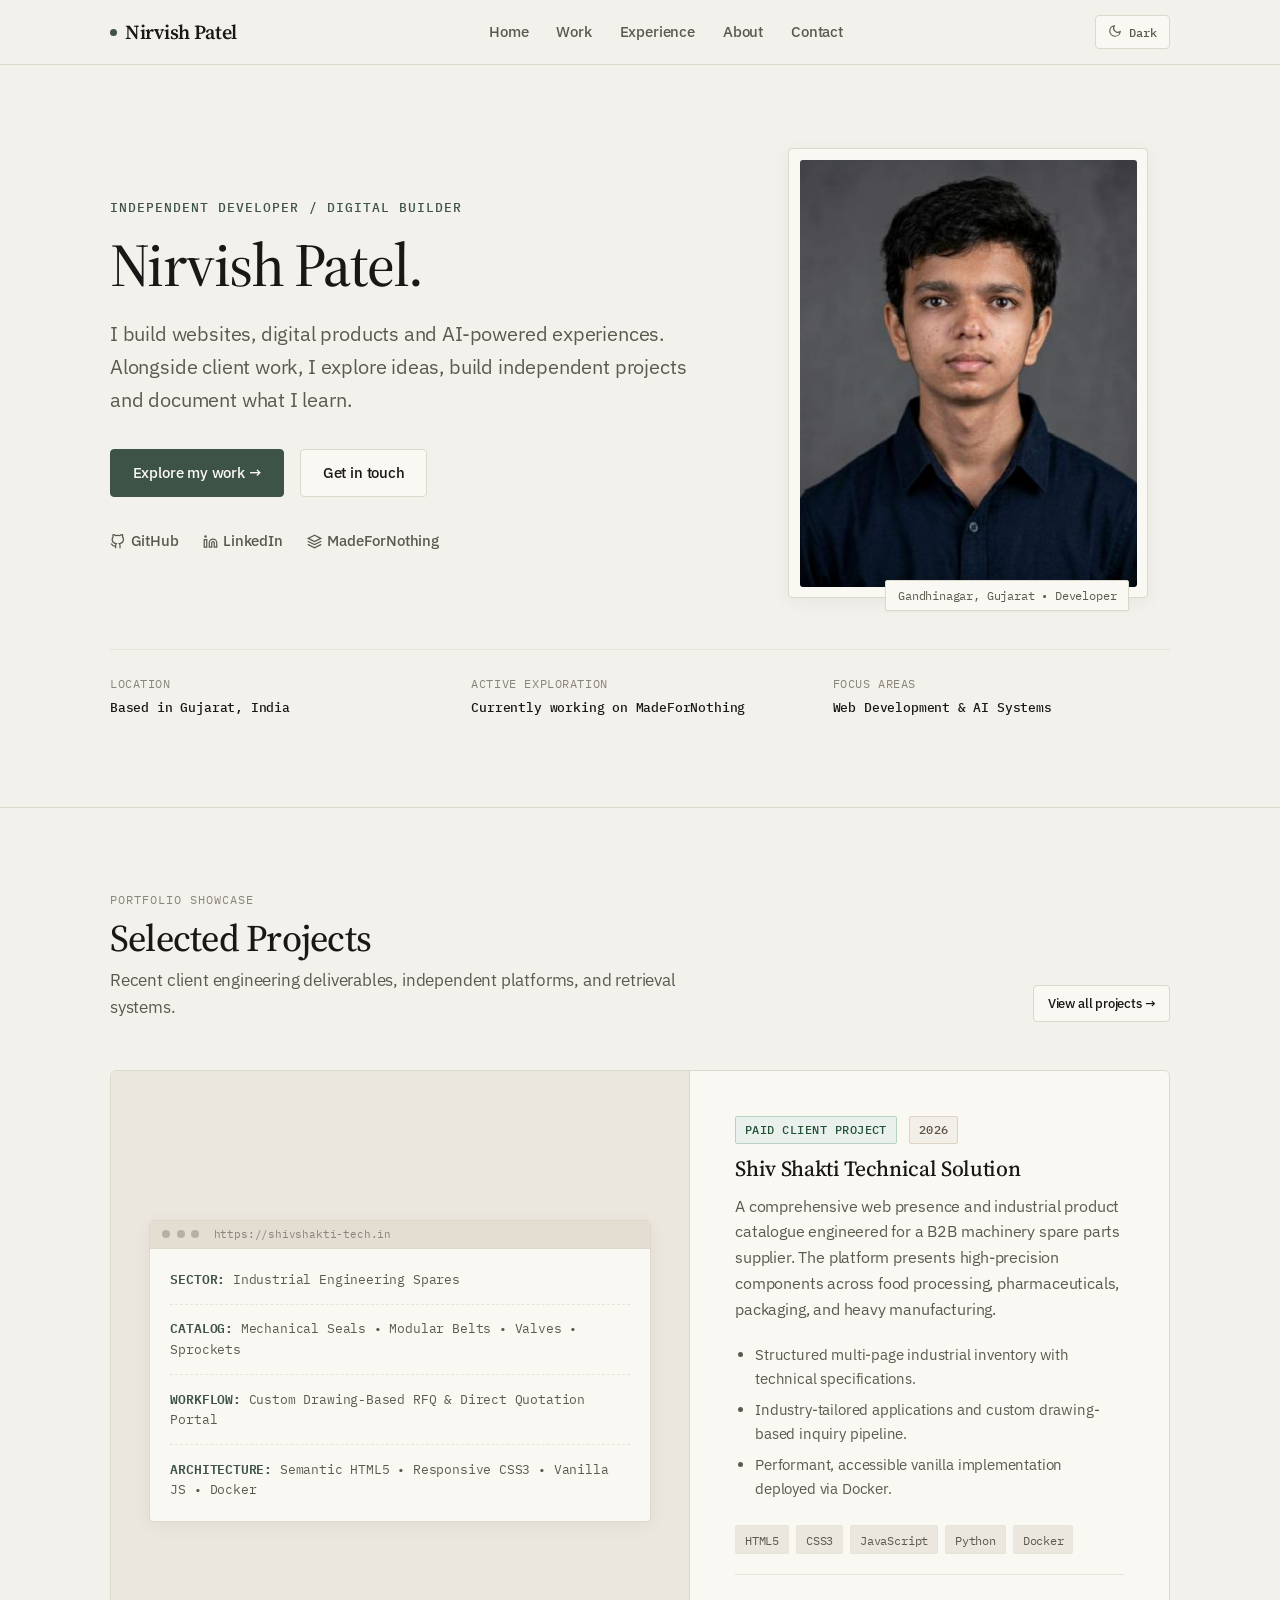
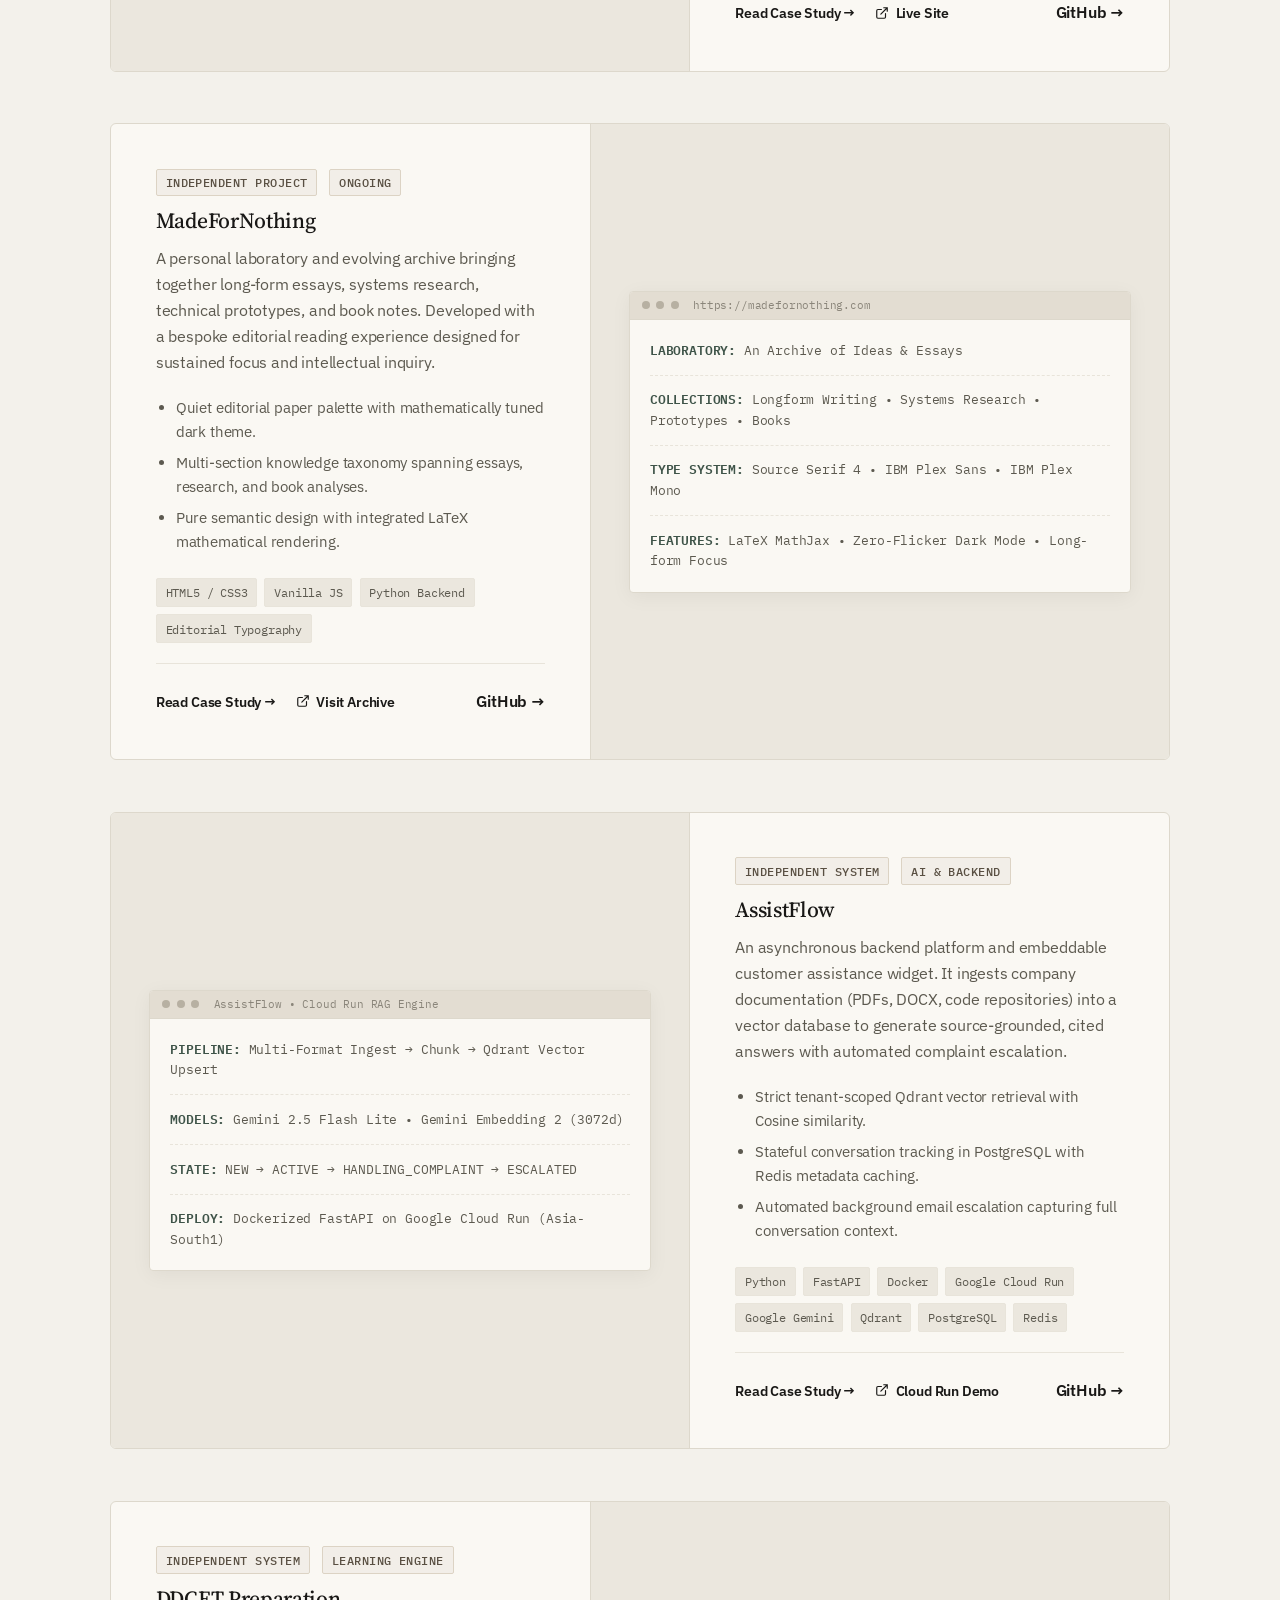
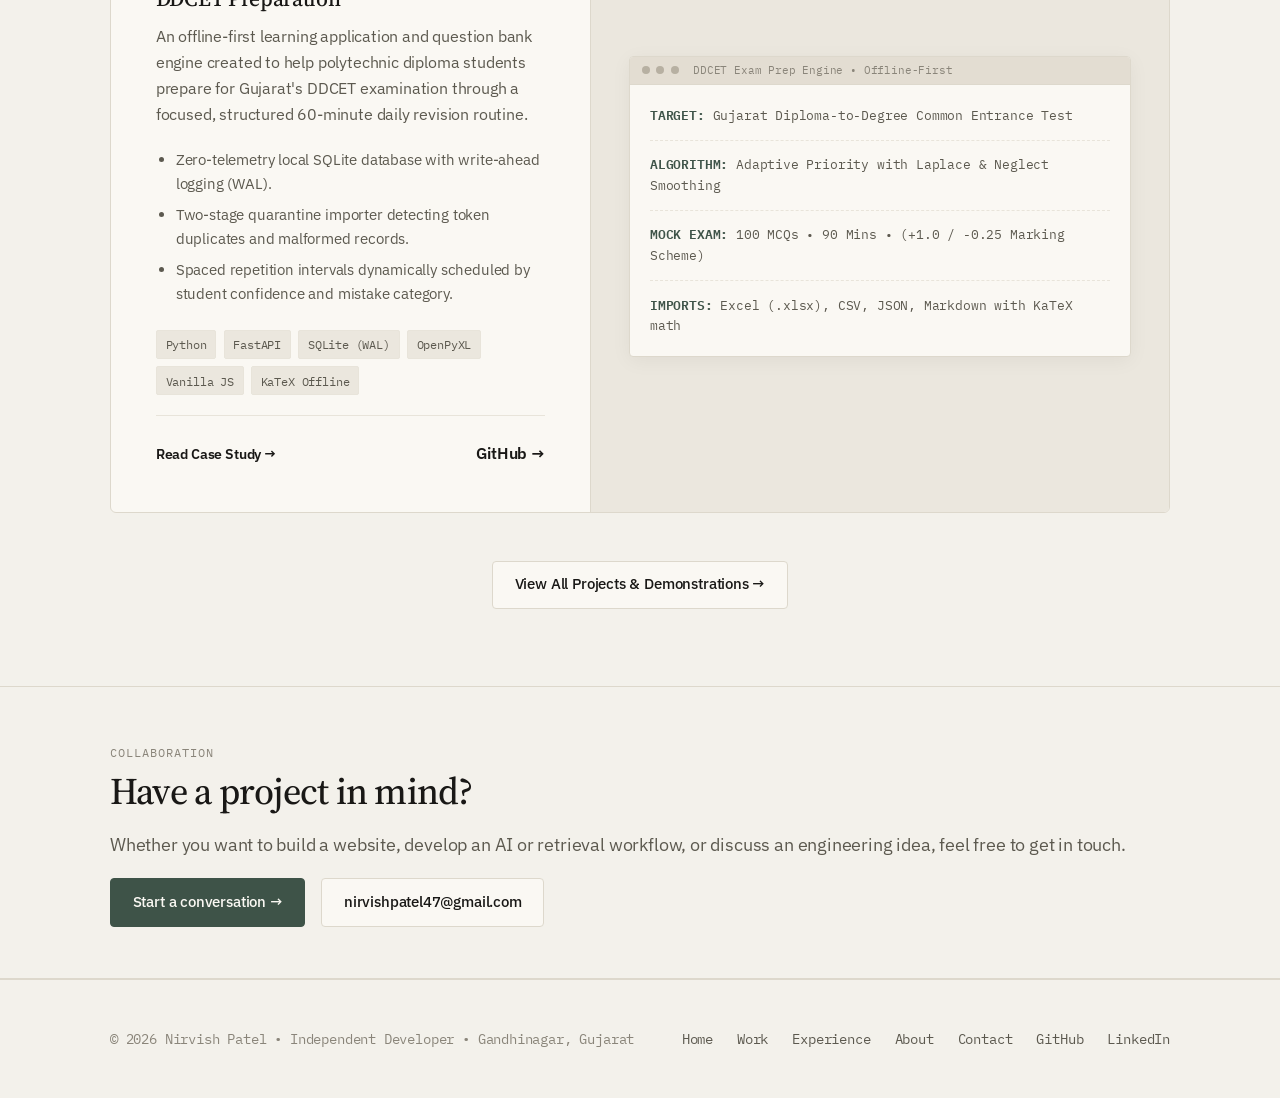
<file: index.html>
<!DOCTYPE html>
<html lang="en">
<head>
  <meta charset="UTF-8">
  <meta name="viewport" content="width=device-width, initial-scale=1.0">
  <title>Nirvish Patel — Independent Developer &amp; Digital Builder</title>
  <meta name="description" content="Personal portfolio of Nirvish Patel. I build websites, digital products and AI-powered experiences alongside independent research and software systems.">
  <meta name="author" content="Nirvish Patel">
  <meta name="robots" content="index, follow, max-image-preview:large, max-snippet:-1, max-video-preview:-1">

  <!-- Canonical URL -->
  <link rel="canonical" href="https://nirvish.madefornothing.com/">

  <!-- Open Graph -->
  <meta property="og:site_name" content="Nirvish Patel">
  <meta property="og:title" content="Nirvish Patel — Independent Developer &amp; Digital Builder">
  <meta property="og:description" content="I build websites, digital products and AI-powered experiences. Alongside client work, I explore ideas, build independent projects and document what I learn.">
  <meta property="og:type" content="website">
  <meta property="og:url" content="https://nirvish.madefornothing.com/">
  <meta property="og:image" content="https://nirvish.madefornothing.com/assets/images/profile.jpg">
  <meta property="og:locale" content="en_US">

  <!-- Twitter Card -->
  <meta name="twitter:card" content="summary_large_image">
  <meta name="twitter:title" content="Nirvish Patel — Independent Developer &amp; Digital Builder">
  <meta name="twitter:description" content="I build websites, digital products and AI-powered experiences. Alongside client work, I explore ideas, build independent projects and document what I learn.">
  <meta name="twitter:image" content="https://nirvish.madefornothing.com/assets/images/profile.jpg">

  <!-- JSON-LD Structured Data for Google -->
  <script type="application/ld+json">
  {
    "@context": "https://schema.org",
    "@graph": [
      {
        "@type": "Person",
        "@id": "https://nirvish.madefornothing.com/#person",
        "name": "Nirvish Patel",
        "url": "https://nirvish.madefornothing.com/",
        "image": "https://nirvish.madefornothing.com/assets/images/profile.jpg",
        "logo": "https://nirvish.madefornothing.com/assets/images/favicon-192x192.png",
        "jobTitle": "Independent Developer",
        "sameAs": [
          "https://github.com/nirvishpatel47",
          "https://www.linkedin.com/in/nirvishpatel47/",
          "https://madefornothing.com/"
        ],
        "knowsAbout": ["Python", "FastAPI", "Retrieval-Augmented Generation", "Qdrant", "Web Development", "Docker"]
      },
      {
        "@type": "WebSite",
        "@id": "https://nirvish.madefornothing.com/#website",
        "url": "https://nirvish.madefornothing.com/",
        "name": "Nirvish Patel Portfolio",
        "publisher": {
          "@id": "https://nirvish.madefornothing.com/#person"
        }
      }
    ]
  }
  </script>

  <!-- Fonts: IBM Plex Sans, Source Serif 4, IBM Plex Mono -->
  <link rel="preconnect" href="https://fonts.googleapis.com">
  <link rel="preconnect" href="https://fonts.gstatic.com" crossorigin>
  <link href="https://fonts.googleapis.com/css2?family=IBM+Plex+Mono:wght@400;500;600&family=IBM+Plex+Sans:wght@400;500;600&family=Source+Serif+4:ital,opsz,wght@0,8..60,400;0,8..60,600;1,8..60,400&display=swap" rel="stylesheet">

  <link rel="stylesheet" href="/styles.css">
  <!-- Favicon for Google Search, Browsers & Devices (Minimalist NP Logo) -->
  <link rel="icon" href="/favicon.ico" sizes="48x48">
  <link rel="icon" type="image/svg+xml" href="/favicon.svg">
  <link rel="icon" type="image/png" sizes="48x48" href="/assets/images/favicon-48x48.png">
  <link rel="icon" type="image/png" sizes="96x96" href="/assets/images/favicon-96x96.png">
  <link rel="icon" type="image/png" sizes="192x192" href="/assets/images/favicon-192x192.png">
  <link rel="apple-touch-icon" sizes="180x180" href="/assets/images/apple-touch-icon.png">

  <!-- Prevent Theme Flicker -->
  <script>
    (function() {
      try {
        var saved = localStorage.getItem('nirvish_theme_preference');
        var theme = saved || (window.matchMedia('(prefers-color-scheme: dark)').matches ? 'dark' : 'light');
        if (theme === 'dark') {
          document.documentElement.setAttribute('data-theme', 'dark');
        } else {
          document.documentElement.removeAttribute('data-theme');
        }
      } catch (e) {}
    })();
  </script>
</head>
<body>

  <!-- Site Header -->
  <header class="site-header">
    <div class="container header-inner">
      <a href="/" class="brand-title">
        <span class="brand-dot"></span>
        <span>Nirvish Patel</span>
      </a>

      <!-- Desktop Navigation -->
      <nav class="desktop-nav" aria-label="Main Navigation">
        <a href="/" class="nav-link active">Home</a>
        <a href="/work/" class="nav-link">Work</a>
        <a href="/experience/" class="nav-link">Experience</a>
        <a href="/about/" class="nav-link">About</a>
        <a href="/contact/" class="nav-link">Contact</a>
      </nav>

      <!-- Header Actions -->
      <div class="header-actions">
        <button class="theme-toggle-btn" type="button" aria-label="Toggle theme">
          <span class="theme-icon"></span>
          <span class="theme-text">Dark</span>
        </button>
        <button id="mobile-menu-btn" class="mobile-menu-btn" type="button" aria-label="Open menu" aria-expanded="false">
          ☰ Menu
        </button>
      </div>
    </div>
  </header>

  <!-- Mobile Navigation Drawer -->
  <div id="mobile-nav-drawer" class="mobile-nav-drawer" aria-label="Mobile Navigation">
    <a href="/" class="mobile-nav-link active">Home</a>
    <a href="/work/" class="mobile-nav-link">Work</a>
    <a href="/experience/" class="mobile-nav-link">Experience</a>
    <a href="/about/" class="mobile-nav-link">About</a>
    <a href="/contact/" class="mobile-nav-link">Contact</a>
    <div class="mobile-drawer-footer">
      <span>Based in Gujarat, India</span>
      <a href="mailto:nirvishpatel47@gmail.com">nirvishpatel47@gmail.com</a>
    </div>
  </div>

  <main>
    <!-- HERO SECTION (Spacious Two-Column Layout) -->
    <section class="hero-section">
      <div class="container">
        <div class="hero-grid">
          
          <!-- Left Column -->
          <div class="hero-text-col">
            <span class="hero-eyebrow">INDEPENDENT DEVELOPER / DIGITAL BUILDER</span>
            <h1 class="hero-heading">Nirvish Patel.</h1>
            <p class="hero-intro">
              I build websites, digital products and AI-powered experiences. Alongside client work, I explore ideas, build independent projects and document what I learn.
            </p>

            <div class="hero-cta-group">
              <a href="/work/" class="btn btn-primary">
                Explore my work &rarr;
              </a>
              <a href="/contact/" class="btn btn-secondary">
                Get in touch
              </a>
            </div>

            <div class="hero-social-links">
              <a href="https://github.com/nirvishpatel47" target="_blank" rel="noopener noreferrer">
                <svg viewBox="0 0 24 24"><path d="M9 19c-5 1.5-5-2.5-7-3m14 6v-3.87a3.37 3.37 0 0 0-.94-2.61c3.14-.35 6.44-1.54 6.44-7A5.44 5.44 0 0 0 20 4.77 5.07 5.07 0 0 0 19.91 1S18.73.65 16 2.48a13.38 13.38 0 0 0-7 0C6.27.65 5.09 1 5.09 1A5.07 5.07 0 0 0 5 4.77a5.44 5.44 0 0 0-1.5 3.78c0 5.42 3.3 6.61 6.44 7A3.37 3.37 0 0 0 9 18.13V22" fill="none" stroke="currentColor" stroke-width="2" stroke-linecap="round"/></svg>
                GitHub
              </a>
              <a href="https://www.linkedin.com/in/nirvishpatel47/" target="_blank" rel="noopener noreferrer">
                <svg viewBox="0 0 24 24"><path d="M16 8a6 6 0 0 1 6 6v7h-4v-7a2 2 0 0 0-2-2 2 2 0 0 0-2 2v7h-4v-7a6 6 0 0 1 6-6zM2 9h4v12H2z" fill="none" stroke="currentColor" stroke-width="2"/><circle cx="4" cy="4" r="2" fill="currentColor"/></svg>
                LinkedIn
              </a>
              <a href="https://madefornothing.com/" target="_blank" rel="noopener noreferrer">
                <svg viewBox="0 0 24 24"><path d="M12 2L2 7l10 5 10-5-10-5zM2 17l10 5 10-5M2 12l10 5 10-5" fill="none" stroke="currentColor" stroke-width="2" stroke-linecap="round"/></svg>
                MadeForNothing
              </a>
            </div>
          </div>

          <!-- Right Column: Editorial Portrait Treatment -->
          <div class="hero-portrait-wrapper">
            <div class="hero-portrait-frame">
              <img src="/assets/images/profile.jpg" alt="Photograph of Nirvish Patel" class="hero-portrait-img" width="360" height="450">
              <div class="hero-portrait-caption">
                Gandhinagar, Gujarat &bull; Developer
              </div>
            </div>
          </div>

        </div>

        <!-- Subtle Information Row Below Hero -->
        <div class="hero-status-row">
          <div class="status-item">
            <div class="status-item-label">Location</div>
            <div class="status-item-val">Based in Gujarat, India</div>
          </div>
          <div class="status-item">
            <div class="status-item-label">Active Exploration</div>
            <div class="status-item-val">Currently working on MadeForNothing</div>
          </div>
          <div class="status-item">
            <div class="status-item-label">Focus Areas</div>
            <div class="status-item-val">Web Development &amp; AI Systems</div>
          </div>
        </div>

      </div>
    </section>

    <!-- FEATURED PROJECTS SHOWCASE (Alternating Wide Layout) -->
    <section class="section-padding">
      <div class="container">
        <div class="section-intro-bar">
          <div>
            <span class="section-label">Portfolio Showcase</span>
            <h2 class="section-title">Selected Projects</h2>
            <p class="section-desc">
              Recent client engineering deliverables, independent platforms, and retrieval systems.
            </p>
          </div>
          <a href="/work/" class="btn btn-secondary btn-sm">View all projects &rarr;</a>
        </div>

        <div class="showcase-grid">

          <!-- Featured Project 1: Shiv Shakti Technical Solution -->
          <article class="showcase-card">
            <!-- Visual Mockup Column -->
            <div class="showcase-visual">
              <div class="mockup-window">
                <div class="mockup-header">
                  <span class="mockup-dot"></span>
                  <span class="mockup-dot"></span>
                  <span class="mockup-dot"></span>
                  <span class="mockup-title">https://shivshakti-tech.in</span>
                </div>
                <div class="mockup-body">
                  <div class="mockup-preview-item">
                    <span class="mockup-tag-lead">SECTOR:</span> Industrial Engineering Spares
                  </div>
                  <div class="mockup-preview-item">
                    <span class="mockup-tag-lead">CATALOG:</span> Mechanical Seals &bull; Modular Belts &bull; Valves &bull; Sprockets
                  </div>
                  <div class="mockup-preview-item">
                    <span class="mockup-tag-lead">WORKFLOW:</span> Custom Drawing-Based RFQ &amp; Direct Quotation Portal
                  </div>
                  <div class="mockup-preview-item">
                    <span class="mockup-tag-lead">ARCHITECTURE:</span> Semantic HTML5 &bull; Responsive CSS3 &bull; Vanilla JS &bull; Docker
                  </div>
                </div>
              </div>
            </div>

            <!-- Content Column -->
            <div class="showcase-body">
              <div class="showcase-header">
                <div class="showcase-meta-top">
                  <span class="badge badge-client">Paid Client Project</span>
                  <span class="badge badge-independent">2026</span>
                </div>
                <h3 class="showcase-title">
                  <a href="/work/shivshakti-tech/">Shiv Shakti Technical Solution</a>
                </h3>
                <p class="showcase-text">
                  A comprehensive web presence and industrial product catalogue engineered for a B2B machinery spare parts supplier. The platform presents high-precision components across food processing, pharmaceuticals, packaging, and heavy manufacturing.
                </p>
                <ul class="showcase-bullets">
                  <li>Structured multi-page industrial inventory with technical specifications.</li>
                  <li>Industry-tailored applications and custom drawing-based inquiry pipeline.</li>
                  <li>Performant, accessible vanilla implementation deployed via Docker.</li>
                </ul>
                <div class="tech-pills-row">
                  <span class="tech-pill">HTML5</span>
                  <span class="tech-pill">CSS3</span>
                  <span class="tech-pill">JavaScript</span>
                  <span class="tech-pill">Python</span>
                  <span class="tech-pill">Docker</span>
                </div>
              </div>

              <div class="showcase-footer">
                <div class="showcase-links">
                  <a href="/work/shivshakti-tech/" class="showcase-link-btn">
                    Read Case Study &rarr;
                  </a>
                  <a href="https://shivshakti-tech.in/" target="_blank" rel="noopener noreferrer" class="showcase-link-btn">
                    <svg viewBox="0 0 24 24"><path d="M18 13v6a2 2 0 0 1-2 2H5a2 2 0 0 1-2-2V8a2 2 0 0 1 2-2h6M15 3h6v6M10 14L21 3" fill="none" stroke="currentColor" stroke-width="2" stroke-linecap="round"/></svg>
                    Live Site
                  </a>
                </div>
                <a href="https://github.com/Nirvishpatel47/ShivShaktiTechnicalSolutions" target="_blank" rel="noopener noreferrer" class="showcase-link-btn" title="GitHub Source">
                  GitHub &rarr;
                </a>
              </div>
            </div>
          </article>

          <!-- Featured Project 2: MadeForNothing (Reverse Layout) -->
          <article class="showcase-card reverse">
            <!-- Visual Mockup Column -->
            <div class="showcase-visual">
              <div class="mockup-window">
                <div class="mockup-header">
                  <span class="mockup-dot"></span>
                  <span class="mockup-dot"></span>
                  <span class="mockup-dot"></span>
                  <span class="mockup-title">https://madefornothing.com</span>
                </div>
                <div class="mockup-body">
                  <div class="mockup-preview-item">
                    <span class="mockup-tag-lead">LABORATORY:</span> An Archive of Ideas &amp; Essays
                  </div>
                  <div class="mockup-preview-item">
                    <span class="mockup-tag-lead">COLLECTIONS:</span> Longform Writing &bull; Systems Research &bull; Prototypes &bull; Books
                  </div>
                  <div class="mockup-preview-item">
                    <span class="mockup-tag-lead">TYPE SYSTEM:</span> Source Serif 4 &bull; IBM Plex Sans &bull; IBM Plex Mono
                  </div>
                  <div class="mockup-preview-item">
                    <span class="mockup-tag-lead">FEATURES:</span> LaTeX MathJax &bull; Zero-Flicker Dark Mode &bull; Long-form Focus
                  </div>
                </div>
              </div>
            </div>

            <!-- Content Column -->
            <div class="showcase-body">
              <div class="showcase-header">
                <div class="showcase-meta-top">
                  <span class="badge badge-independent">Independent Project</span>
                  <span class="badge badge-independent">Ongoing</span>
                </div>
                <h3 class="showcase-title">
                  <a href="/work/madefornothing/">MadeForNothing</a>
                </h3>
                <p class="showcase-text">
                  A personal laboratory and evolving archive bringing together long-form essays, systems research, technical prototypes, and book notes. Developed with a bespoke editorial reading experience designed for sustained focus and intellectual inquiry.
                </p>
                <ul class="showcase-bullets">
                  <li>Quiet editorial paper palette with mathematically tuned dark theme.</li>
                  <li>Multi-section knowledge taxonomy spanning essays, research, and book analyses.</li>
                  <li>Pure semantic design with integrated LaTeX mathematical rendering.</li>
                </ul>
                <div class="tech-pills-row">
                  <span class="tech-pill">HTML5 / CSS3</span>
                  <span class="tech-pill">Vanilla JS</span>
                  <span class="tech-pill">Python Backend</span>
                  <span class="tech-pill">Editorial Typography</span>
                </div>
              </div>

              <div class="showcase-footer">
                <div class="showcase-links">
                  <a href="/work/madefornothing/" class="showcase-link-btn">
                    Read Case Study &rarr;
                  </a>
                  <a href="https://madefornothing.com/" target="_blank" rel="noopener noreferrer" class="showcase-link-btn">
                    <svg viewBox="0 0 24 24"><path d="M18 13v6a2 2 0 0 1-2 2H5a2 2 0 0 1-2-2V8a2 2 0 0 1 2-2h6M15 3h6v6M10 14L21 3" fill="none" stroke="currentColor" stroke-width="2" stroke-linecap="round"/></svg>
                    Visit Archive
                  </a>
                </div>
                <a href="https://github.com/Nirvishpatel47/MadeForNothing" target="_blank" rel="noopener noreferrer" class="showcase-link-btn">
                  GitHub &rarr;
                </a>
              </div>
            </div>
          </article>

          <!-- Featured Project 3: AssistFlow -->
          <article class="showcase-card">
            <!-- Visual Mockup Column -->
            <div class="showcase-visual">
              <div class="mockup-window">
                <div class="mockup-header">
                  <span class="mockup-dot"></span>
                  <span class="mockup-dot"></span>
                  <span class="mockup-dot"></span>
                  <span class="mockup-title">AssistFlow &bull; Cloud Run RAG Engine</span>
                </div>
                <div class="mockup-body">
                  <div class="mockup-preview-item">
                    <span class="mockup-tag-lead">PIPELINE:</span> Multi-Format Ingest &rarr; Chunk &rarr; Qdrant Vector Upsert
                  </div>
                  <div class="mockup-preview-item">
                    <span class="mockup-tag-lead">MODELS:</span> Gemini 2.5 Flash Lite &bull; Gemini Embedding 2 (3072d)
                  </div>
                  <div class="mockup-preview-item">
                    <span class="mockup-tag-lead">STATE:</span> NEW &rarr; ACTIVE &rarr; HANDLING_COMPLAINT &rarr; ESCALATED
                  </div>
                  <div class="mockup-preview-item">
                    <span class="mockup-tag-lead">DEPLOY:</span> Dockerized FastAPI on Google Cloud Run (Asia-South1)
                  </div>
                </div>
              </div>
            </div>

            <!-- Content Column -->
            <div class="showcase-body">
              <div class="showcase-header">
                <div class="showcase-meta-top">
                  <span class="badge badge-independent">Independent System</span>
                  <span class="badge badge-independent">AI &amp; Backend</span>
                </div>
                <h3 class="showcase-title">
                  <a href="/work/assistflow/">AssistFlow</a>
                </h3>
                <p class="showcase-text">
                  An asynchronous backend platform and embeddable customer assistance widget. It ingests company documentation (PDFs, DOCX, code repositories) into a vector database to generate source-grounded, cited answers with automated complaint escalation.
                </p>
                <ul class="showcase-bullets">
                  <li>Strict tenant-scoped Qdrant vector retrieval with Cosine similarity.</li>
                  <li>Stateful conversation tracking in PostgreSQL with Redis metadata caching.</li>
                  <li>Automated background email escalation capturing full conversation context.</li>
                </ul>
                <div class="tech-pills-row">
                  <span class="tech-pill">Python</span>
                  <span class="tech-pill">FastAPI</span>
                  <span class="tech-pill">Docker</span>
                  <span class="tech-pill">Google Cloud Run</span>
                  <span class="tech-pill">Google Gemini</span>
                  <span class="tech-pill">Qdrant</span>
                  <span class="tech-pill">PostgreSQL</span>
                  <span class="tech-pill">Redis</span>
                </div>
              </div>

              <div class="showcase-footer">
                <div class="showcase-links">
                  <a href="/work/assistflow/" class="showcase-link-btn">
                    Read Case Study &rarr;
                  </a>
                  <a href="https://assistflow-878105927758.asia-south1.run.app" target="_blank" rel="noopener noreferrer" class="showcase-link-btn">
                    <svg viewBox="0 0 24 24"><path d="M18 13v6a2 2 0 0 1-2 2H5a2 2 0 0 1-2-2V8a2 2 0 0 1 2-2h6M15 3h6v6M10 14L21 3" fill="none" stroke="currentColor" stroke-width="2" stroke-linecap="round"/></svg>
                    Cloud Run Demo
                  </a>
                </div>
                <a href="https://github.com/Nirvishpatel47/AssistFlow" target="_blank" rel="noopener noreferrer" class="showcase-link-btn">
                  GitHub &rarr;
                </a>
              </div>
            </div>
          </article>

          <!-- Featured Project 4: DDCET Preparation (Reverse Layout) -->
          <article class="showcase-card reverse">
            <!-- Visual Mockup Column -->
            <div class="showcase-visual">
              <div class="mockup-window">
                <div class="mockup-header">
                  <span class="mockup-dot"></span>
                  <span class="mockup-dot"></span>
                  <span class="mockup-dot"></span>
                  <span class="mockup-title">DDCET Exam Prep Engine &bull; Offline-First</span>
                </div>
                <div class="mockup-body">
                  <div class="mockup-preview-item">
                    <span class="mockup-tag-lead">TARGET:</span> Gujarat Diploma-to-Degree Common Entrance Test
                  </div>
                  <div class="mockup-preview-item">
                    <span class="mockup-tag-lead">ALGORITHM:</span> Adaptive Priority with Laplace &amp; Neglect Smoothing
                  </div>
                  <div class="mockup-preview-item">
                    <span class="mockup-tag-lead">MOCK EXAM:</span> 100 MCQs &bull; 90 Mins &bull; (+1.0 / -0.25 Marking Scheme)
                  </div>
                  <div class="mockup-preview-item">
                    <span class="mockup-tag-lead">IMPORTS:</span> Excel (.xlsx), CSV, JSON, Markdown with KaTeX math
                  </div>
                </div>
              </div>
            </div>

            <!-- Content Column -->
            <div class="showcase-body">
              <div class="showcase-header">
                <div class="showcase-meta-top">
                  <span class="badge badge-independent">Independent System</span>
                  <span class="badge badge-independent">Learning Engine</span>
                </div>
                <h3 class="showcase-title">
                  <a href="/work/ddcet-preparation/">DDCET Preparation</a>
                </h3>
                <p class="showcase-text">
                  An offline-first learning application and question bank engine created to help polytechnic diploma students prepare for Gujarat's DDCET examination through a focused, structured 60-minute daily revision routine.
                </p>
                <ul class="showcase-bullets">
                  <li>Zero-telemetry local SQLite database with write-ahead logging (WAL).</li>
                  <li>Two-stage quarantine importer detecting token duplicates and malformed records.</li>
                  <li>Spaced repetition intervals dynamically scheduled by student confidence and mistake category.</li>
                </ul>
                <div class="tech-pills-row">
                  <span class="tech-pill">Python</span>
                  <span class="tech-pill">FastAPI</span>
                  <span class="tech-pill">SQLite (WAL)</span>
                  <span class="tech-pill">OpenPyXL</span>
                  <span class="tech-pill">Vanilla JS</span>
                  <span class="tech-pill">KaTeX Offline</span>
                </div>
              </div>

              <div class="showcase-footer">
                <div class="showcase-links">
                  <a href="/work/ddcet-preparation/" class="showcase-link-btn">
                    Read Case Study &rarr;
                  </a>
                </div>
                <a href="https://github.com/Nirvishpatel47/DDCET-preparation" target="_blank" rel="noopener noreferrer" class="showcase-link-btn">
                  GitHub &rarr;
                </a>
              </div>
            </div>
          </article>

        </div>

        <div class="showcase-view-all">
          <a href="/work/" class="btn btn-secondary">
            View All Projects &amp; Demonstrations &rarr;
          </a>
        </div>
      </div>
    </section>

    <!-- CALLOUT CONTACT SECTION -->
    <section class="section-padding-sm">
      <div class="container">
        <div class="contact-card-editorial">
          <span class="section-label">Collaboration</span>
          <h2 class="contact-heading">Have a project in mind?</h2>
          <p class="contact-lead">
            Whether you want to build a website, develop an AI or retrieval workflow, or discuss an engineering idea, feel free to get in touch.
          </p>
          <div class="hero-cta-group" style="margin-bottom: 0;">
            <a href="/contact/" class="btn btn-primary">Start a conversation &rarr;</a>
            <a href="mailto:nirvishpatel47@gmail.com" class="btn btn-secondary">nirvishpatel47@gmail.com</a>
          </div>
        </div>
      </div>
    </section>
  </main>

  <!-- Site Footer -->
  <footer class="site-footer">
    <div class="container footer-inner">
      <div>
        &copy; 2026 Nirvish Patel &bull; Independent Developer &bull; Gandhinagar, Gujarat
      </div>
      <nav class="footer-nav" aria-label="Footer Navigation">
        <a href="/">Home</a>
        <a href="/work/">Work</a>
        <a href="/experience/">Experience</a>
        <a href="/about/">About</a>
        <a href="/contact/">Contact</a>
        <a href="https://github.com/nirvishpatel47" target="_blank" rel="noopener noreferrer">GitHub</a>
        <a href="https://www.linkedin.com/in/nirvishpatel47/" target="_blank" rel="noopener noreferrer">LinkedIn</a>
      </nav>
    </div>
  </footer>

  <script src="/script.js"></script>
</body>
</html>
</file>
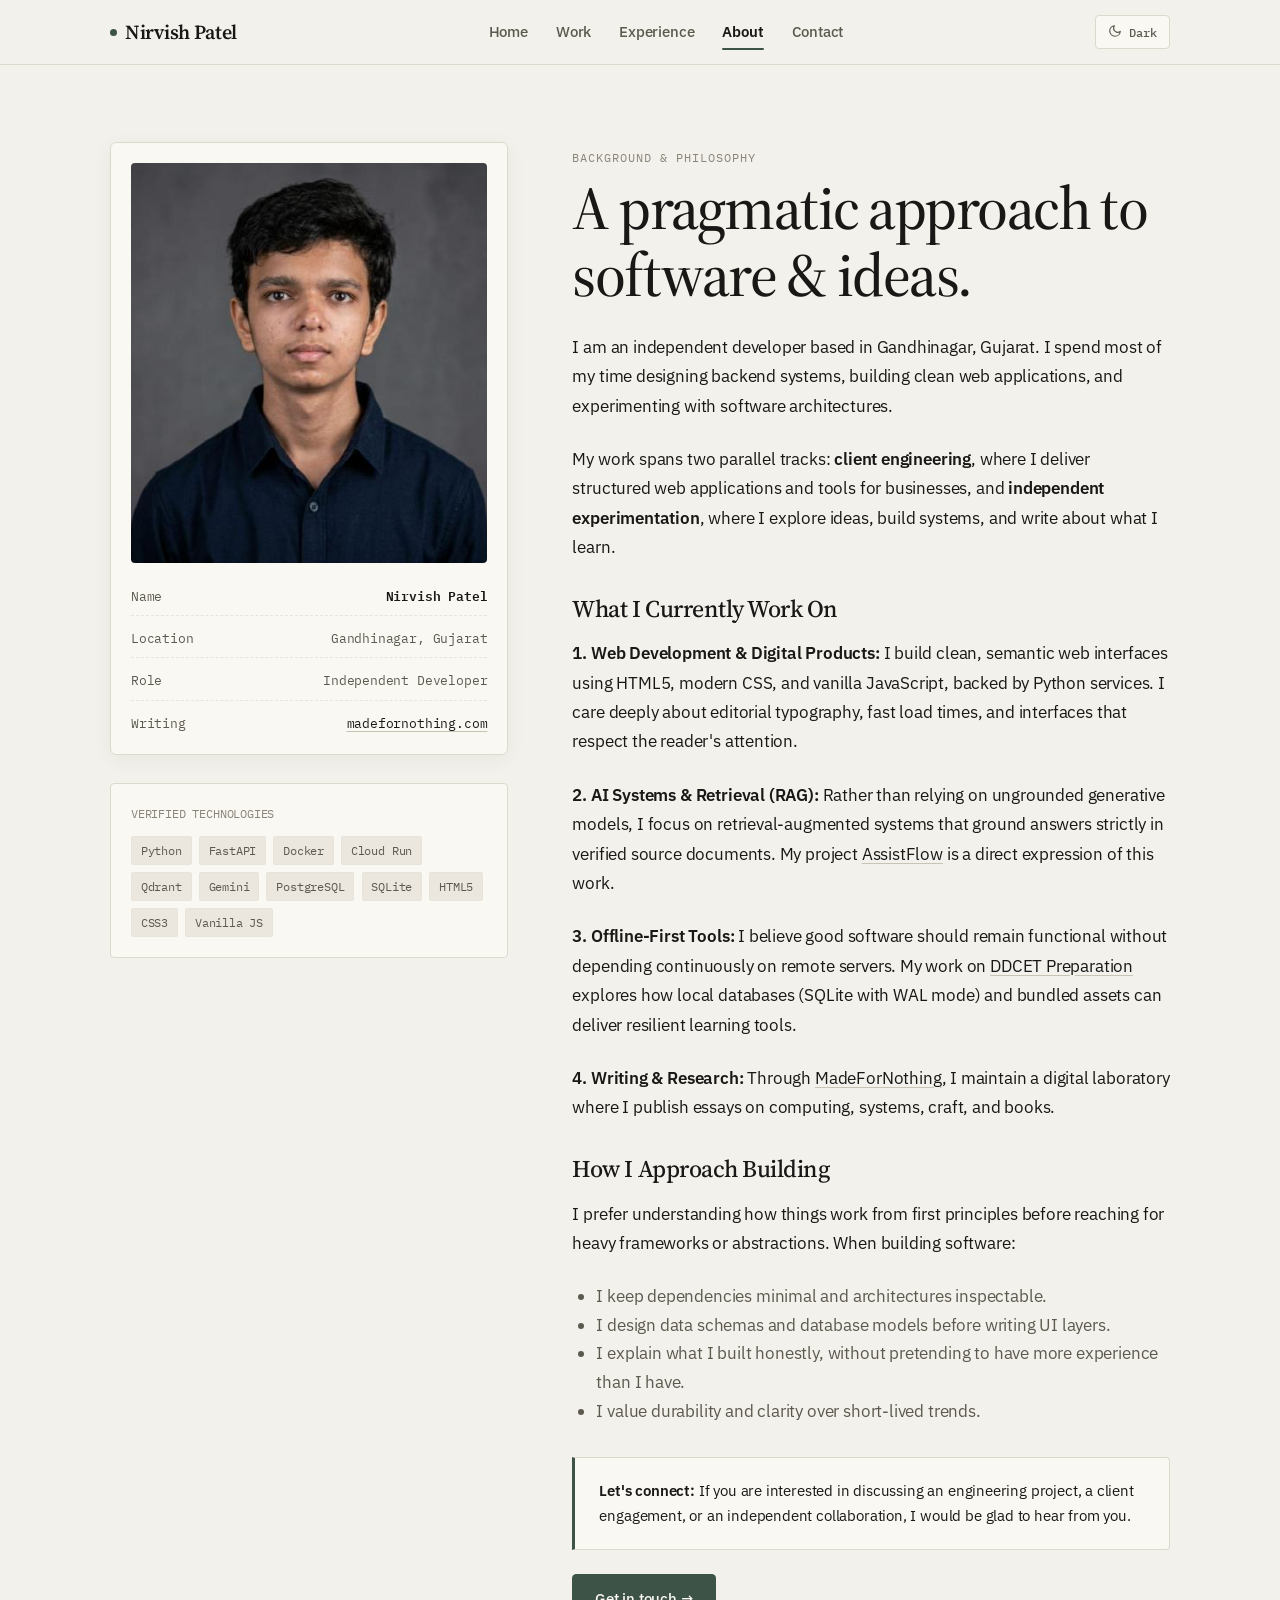
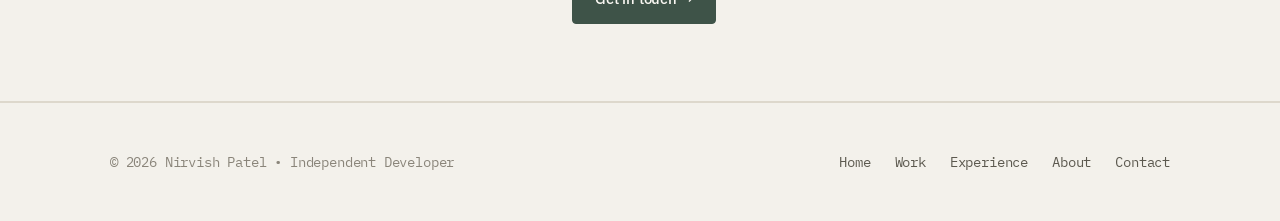
<file: about/index.html>
<!DOCTYPE html>
<html lang="en">
<head>
  <meta charset="UTF-8">
  <meta name="viewport" content="width=device-width, initial-scale=1.0">
  <title>About &mdash; Nirvish Patel</title>
  <meta name="description" content="About Nirvish Patel. Independent developer, writer, and digital builder based in Gandhinagar, Gujarat. Background, technical approach, and current work.">
  <meta name="author" content="Nirvish Patel">
  <meta name="robots" content="index, follow, max-image-preview:large, max-snippet:-1, max-video-preview:-1">

  <!-- Canonical URL -->
  <link rel="canonical" href="https://nirvish.madefornothing.com/about/">

  <!-- Open Graph -->
  <meta property="og:site_name" content="Nirvish Patel">
  <meta property="og:title" content="About Nirvish Patel — Independent Developer">
  <meta property="og:description" content="Independent developer, writer, and digital builder based in Gandhinagar, Gujarat. Background, technical approach, and current work.">
  <meta property="og:type" content="profile">
  <meta property="og:url" content="https://nirvish.madefornothing.com/about/">
  <meta property="og:image" content="https://nirvish.madefornothing.com/assets/images/profile.jpg">
  <meta property="og:locale" content="en_US">

  <!-- Twitter Card -->
  <meta name="twitter:card" content="summary_large_image">
  <meta name="twitter:title" content="About Nirvish Patel — Independent Developer">
  <meta name="twitter:description" content="Independent developer, writer, and digital builder based in Gandhinagar, Gujarat. Background, technical approach, and current work.">
  <meta name="twitter:image" content="https://nirvish.madefornothing.com/assets/images/profile.jpg">

  <!-- JSON-LD Structured Data -->
  <script type="application/ld+json">
  {
    "@context": "https://schema.org",
    "@graph": [
      {
        "@type": "AboutPage",
        "@id": "https://nirvish.madefornothing.com/about/#webpage",
        "url": "https://nirvish.madefornothing.com/about/",
        "name": "About — Nirvish Patel",
        "mainEntity": {
          "@type": "Person",
          "name": "Nirvish Patel",
          "jobTitle": "Independent Developer",
          "url": "https://nirvish.madefornothing.com/",
          "image": "https://nirvish.madefornothing.com/assets/images/profile.jpg",
          "address": {
            "@type": "PostalAddress",
            "addressLocality": "Gandhinagar",
            "addressRegion": "Gujarat",
            "addressCountry": "IN"
          },
          "sameAs": [
            "https://github.com/nirvishpatel47",
            "https://www.linkedin.com/in/nirvishpatel47/",
            "https://madefornothing.com/"
          ]
        }
      },
      {
        "@type": "BreadcrumbList",
        "itemListElement": [
          {
            "@type": "ListItem",
            "position": 1,
            "name": "Home",
            "item": "https://nirvish.madefornothing.com/"
          },
          {
            "@type": "ListItem",
            "position": 2,
            "name": "About",
            "item": "https://nirvish.madefornothing.com/about/"
          }
        ]
      }
    ]
  }
  </script>

  <link rel="preconnect" href="https://fonts.googleapis.com">
  <link rel="preconnect" href="https://fonts.gstatic.com" crossorigin>
  <link href="https://fonts.googleapis.com/css2?family=IBM+Plex+Mono:wght@400;500;600&family=IBM+Plex+Sans:wght@400;500;600&family=Source+Serif+4:ital,opsz,wght@0,8..60,400;0,8..60,500;0,8..60,600;1,8..60,400&display=swap" rel="stylesheet">

  <link rel="stylesheet" href="/styles.css">
  <!-- Favicon for Google Search, Browsers & Devices (Minimalist NP Logo) -->
  <link rel="icon" href="/favicon.ico" sizes="48x48">
  <link rel="icon" type="image/svg+xml" href="/favicon.svg">
  <link rel="icon" type="image/png" sizes="48x48" href="/assets/images/favicon-48x48.png">
  <link rel="icon" type="image/png" sizes="96x96" href="/assets/images/favicon-96x96.png">
  <link rel="icon" type="image/png" sizes="192x192" href="/assets/images/favicon-192x192.png">
  <link rel="apple-touch-icon" sizes="180x180" href="/assets/images/apple-touch-icon.png">

  <script>
    (function() {
      try {
        var saved = localStorage.getItem('nirvish_theme_preference');
        var theme = saved || (window.matchMedia('(prefers-color-scheme: dark)').matches ? 'dark' : 'light');
        if (theme === 'dark') {
          document.documentElement.setAttribute('data-theme', 'dark');
        } else {
          document.documentElement.removeAttribute('data-theme');
        }
      } catch (e) {}
    })();
  </script>
</head>
<body>

  <!-- Site Header -->
  <header class="site-header">
    <div class="container header-inner">
      <a href="/" class="brand-title">
        <span class="brand-dot"></span>
        <span>Nirvish Patel</span>
      </a>

      <nav class="desktop-nav" aria-label="Main Navigation">
        <a href="/" class="nav-link">Home</a>
        <a href="/work/" class="nav-link">Work</a>
        <a href="/experience/" class="nav-link">Experience</a>
        <a href="/about/" class="nav-link active">About</a>
        <a href="/contact/" class="nav-link">Contact</a>
      </nav>

      <div class="header-actions">
        <button class="theme-toggle-btn" type="button" aria-label="Toggle theme">
          <span class="theme-icon"></span>
          <span class="theme-text">Dark</span>
        </button>
        <button id="mobile-menu-btn" class="mobile-menu-btn" type="button" aria-label="Open menu" aria-expanded="false">
          ☰ Menu
        </button>
      </div>
    </div>
  </header>

  <!-- Mobile Drawer -->
  <div id="mobile-nav-drawer" class="mobile-nav-drawer" aria-label="Mobile Navigation">
    <a href="/" class="mobile-nav-link">Home</a>
    <a href="/work/" class="mobile-nav-link">Work</a>
    <a href="/experience/" class="mobile-nav-link">Experience</a>
    <a href="/about/" class="mobile-nav-link active">About</a>
    <a href="/contact/" class="mobile-nav-link">Contact</a>
  </div>

  <main>
    <!-- About Page Hero Grid -->
    <section class="section-padding">
      <div class="container">
        <div class="about-hero-grid">

          <!-- Left Column: Portrait & Quick Context -->
          <aside class="about-sidebar">
            <div class="about-portrait-card">
              <img src="/assets/images/profile.jpg" alt="Photograph of Nirvish Patel" class="about-portrait-img" width="320" height="400">
              <div class="about-quick-facts">
                <div class="about-fact-item">
                  <span>Name</span>
                  <strong>Nirvish Patel</strong>
                </div>
                <div class="about-fact-item">
                  <span>Location</span>
                  <span>Gandhinagar, Gujarat</span>
                </div>
                <div class="about-fact-item">
                  <span>Role</span>
                  <span>Independent Developer</span>
                </div>
                <div class="about-fact-item">
                  <span>Writing</span>
                  <a href="https://madefornothing.com/" target="_blank" rel="noopener noreferrer">madefornothing.com</a>
                </div>
              </div>
            </div>

            <!-- Verified Stack Summary -->
            <div style="background-color: var(--bg-surface); border: 1px solid var(--border); border-radius: var(--radius); padding: 1.25rem;">
              <div style="font-family: var(--font-mono); font-size: 0.76rem; text-transform: uppercase; color: var(--text-dim); margin-bottom: 0.75rem;">Verified Technologies</div>
              <div class="tech-pills-row">
                <span class="tech-pill">Python</span>
                <span class="tech-pill">FastAPI</span>
                <span class="tech-pill">Docker</span>
                <span class="tech-pill">Cloud Run</span>
                <span class="tech-pill">Qdrant</span>
                <span class="tech-pill">Gemini</span>
                <span class="tech-pill">PostgreSQL</span>
                <span class="tech-pill">SQLite</span>
                <span class="tech-pill">HTML5</span>
                <span class="tech-pill">CSS3</span>
                <span class="tech-pill">Vanilla JS</span>
              </div>
            </div>
          </aside>

          <!-- Right Column: Personal Narrative -->
          <div class="about-narrative-content">
            <span class="section-label">Background &amp; Philosophy</span>
            <h1 class="hero-heading" style="margin-bottom: 1.5rem;">A pragmatic approach to software &amp; ideas.</h1>

            <p>
              I am an independent developer based in Gandhinagar, Gujarat. I spend most of my time designing backend systems, building clean web applications, and experimenting with software architectures.
            </p>

            <p>
              My work spans two parallel tracks: <strong>client engineering</strong>, where I deliver structured web applications and tools for businesses, and <strong>independent experimentation</strong>, where I explore ideas, build systems, and write about what I learn.
            </p>

            <h2 style="font-size: 1.5rem; margin: 2rem 0 1rem 0;">What I Currently Work On</h2>
            
            <p>
              <strong>1. Web Development &amp; Digital Products:</strong> I build clean, semantic web interfaces using HTML5, modern CSS, and vanilla JavaScript, backed by Python services. I care deeply about editorial typography, fast load times, and interfaces that respect the reader's attention.
            </p>

            <p>
              <strong>2. AI Systems &amp; Retrieval (RAG):</strong> Rather than relying on ungrounded generative models, I focus on retrieval-augmented systems that ground answers strictly in verified source documents. My project <a href="/work/assistflow/">AssistFlow</a> is a direct expression of this work.
            </p>

            <p>
              <strong>3. Offline-First Tools:</strong> I believe good software should remain functional without depending continuously on remote servers. My work on <a href="/work/ddcet-preparation/">DDCET Preparation</a> explores how local databases (SQLite with WAL mode) and bundled assets can deliver resilient learning tools.
            </p>

            <p>
              <strong>4. Writing &amp; Research:</strong> Through <a href="https://madefornothing.com/" target="_blank" rel="noopener noreferrer">MadeForNothing</a>, I maintain a digital laboratory where I publish essays on computing, systems, craft, and books.
            </p>

            <h2 style="font-size: 1.5rem; margin: 2rem 0 1rem 0;">How I Approach Building</h2>
            <p>
              I prefer understanding how things work from first principles before reaching for heavy frameworks or abstractions. When building software:
            </p>

            <ul style="margin: 0.5rem 0 1.5rem 1.5rem; line-height: 1.7;">
              <li>I keep dependencies minimal and architectures inspectable.</li>
              <li>I design data schemas and database models before writing UI layers.</li>
              <li>I explain what I built honestly, without pretending to have more experience than I have.</li>
              <li>I value durability and clarity over short-lived trends.</li>
            </ul>

            <div class="case-callout-box" style="margin-top: 2rem;">
              <strong>Let's connect:</strong> If you are interested in discussing an engineering project, a client engagement, or an independent collaboration, I would be glad to hear from you.
            </div>

            <div style="margin-top: 1.5rem;">
              <a href="/contact/" class="btn btn-primary">Get in touch &rarr;</a>
            </div>
          </div>

        </div>
      </div>
    </section>
  </main>

  <footer class="site-footer">
    <div class="container footer-inner">
      <div>&copy; 2026 Nirvish Patel &bull; Independent Developer</div>
      <nav class="footer-nav">
        <a href="/">Home</a>
        <a href="/work/">Work</a>
        <a href="/experience/">Experience</a>
        <a href="/about/">About</a>
        <a href="/contact/">Contact</a>
      </nav>
    </div>
  </footer>

  <script src="/script.js"></script>
</body>
</html>
</file>
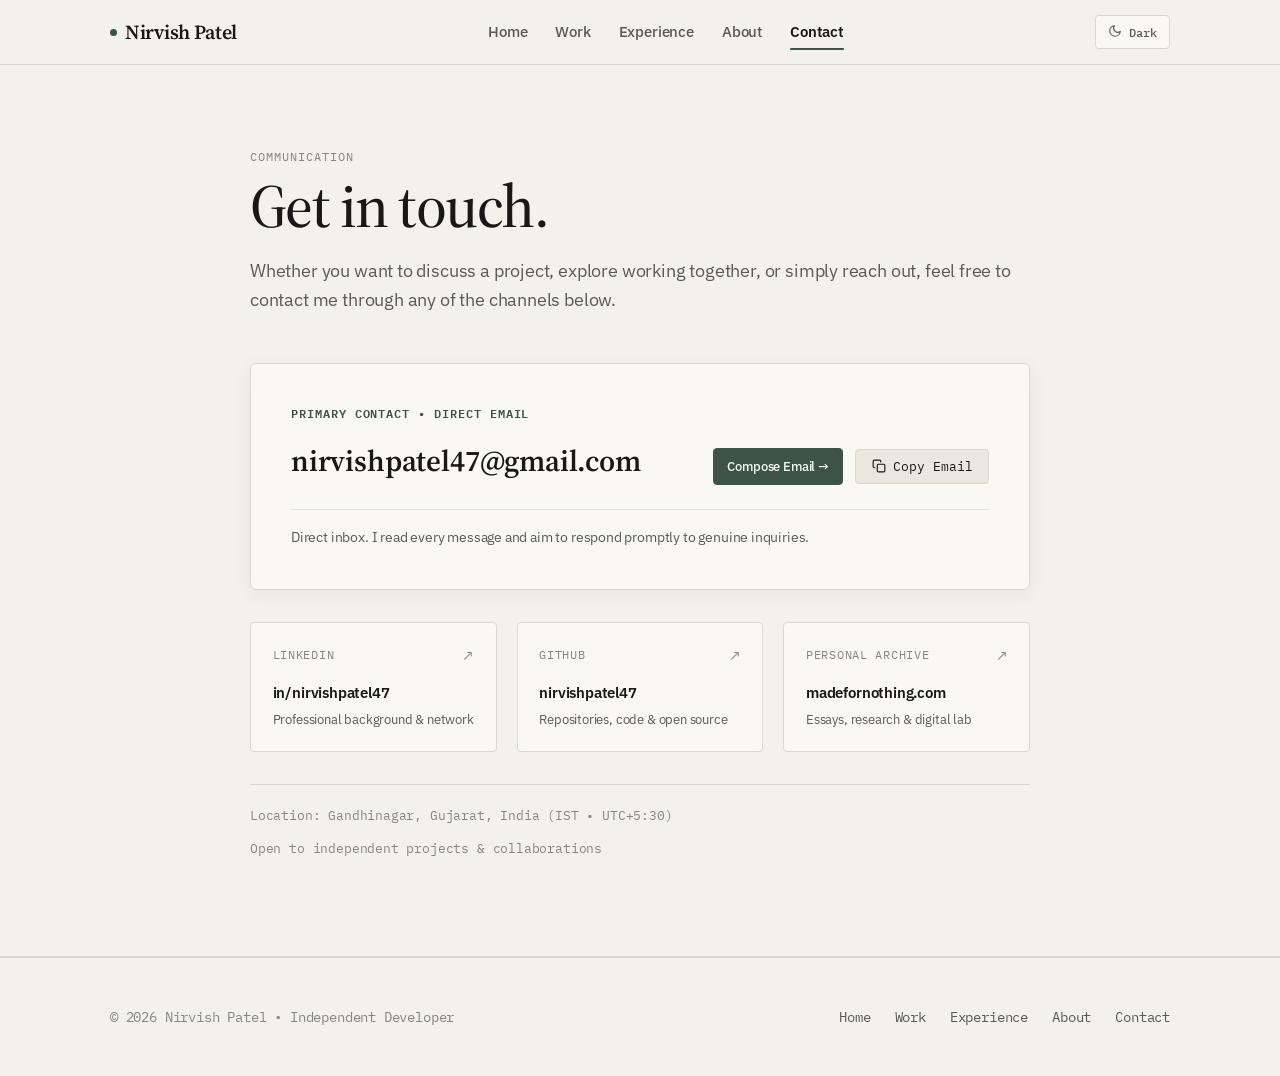
<file: contact/index.html>
<!DOCTYPE html>
<html lang="en">
<head>
  <meta charset="UTF-8">
  <meta name="viewport" content="width=device-width, initial-scale=1.0">
  <title>Contact &mdash; Nirvish Patel</title>
  <meta name="description" content="Get in touch with Nirvish Patel. Available for independent engineering projects, client collaborations, and technical discussions.">
  <meta name="author" content="Nirvish Patel">
  <meta name="robots" content="index, follow, max-image-preview:large, max-snippet:-1, max-video-preview:-1">

  <!-- Canonical URL -->
  <link rel="canonical" href="https://nirvish.madefornothing.com/contact/">

  <!-- Open Graph -->
  <meta property="og:site_name" content="Nirvish Patel">
  <meta property="og:title" content="Contact Nirvish Patel — Independent Developer">
  <meta property="og:description" content="Direct communication channels for Nirvish Patel: Email, LinkedIn, GitHub, and MadeForNothing.">
  <meta property="og:type" content="website">
  <meta property="og:url" content="https://nirvish.madefornothing.com/contact/">
  <meta property="og:image" content="https://nirvish.madefornothing.com/assets/images/profile.jpg">
  <meta property="og:locale" content="en_US">

  <!-- Twitter Card -->
  <meta name="twitter:card" content="summary_large_image">
  <meta name="twitter:title" content="Contact Nirvish Patel — Independent Developer">
  <meta name="twitter:description" content="Direct communication channels for Nirvish Patel: Email, LinkedIn, GitHub, and MadeForNothing.">
  <meta name="twitter:image" content="https://nirvish.madefornothing.com/assets/images/profile.jpg">

  <!-- JSON-LD Structured Data -->
  <script type="application/ld+json">
  {
    "@context": "https://schema.org",
    "@graph": [
      {
        "@type": "ContactPage",
        "@id": "https://nirvish.madefornothing.com/contact/#webpage",
        "url": "https://nirvish.madefornothing.com/contact/",
        "name": "Contact Nirvish Patel",
        "description": "Direct communication channels for Nirvish Patel: Email, LinkedIn, GitHub, and MadeForNothing.",
        "author": {
          "@type": "Person",
          "name": "Nirvish Patel",
          "email": "mailto:nirvishpatel47@gmail.com",
          "url": "https://nirvish.madefornothing.com/"
        }
      },
      {
        "@type": "BreadcrumbList",
        "itemListElement": [
          {
            "@type": "ListItem",
            "position": 1,
            "name": "Home",
            "item": "https://nirvish.madefornothing.com/"
          },
          {
            "@type": "ListItem",
            "position": 2,
            "name": "Contact",
            "item": "https://nirvish.madefornothing.com/contact/"
          }
        ]
      }
    ]
  }
  </script>

  <link rel="preconnect" href="https://fonts.googleapis.com">
  <link rel="preconnect" href="https://fonts.gstatic.com" crossorigin>
  <link href="https://fonts.googleapis.com/css2?family=IBM+Plex+Mono:wght@400;500;600&family=IBM+Plex+Sans:wght@400;500;600&family=Source+Serif+4:ital,opsz,wght@0,8..60,400;0,8..60,500;0,8..60,600;1,8..60,400&display=swap" rel="stylesheet">

  <link rel="stylesheet" href="/styles.css">
  <!-- Favicon for Google Search, Browsers & Devices (Minimalist NP Logo) -->
  <link rel="icon" href="/favicon.ico" sizes="48x48">
  <link rel="icon" type="image/svg+xml" href="/favicon.svg">
  <link rel="icon" type="image/png" sizes="48x48" href="/assets/images/favicon-48x48.png">
  <link rel="icon" type="image/png" sizes="96x96" href="/assets/images/favicon-96x96.png">
  <link rel="icon" type="image/png" sizes="192x192" href="/assets/images/favicon-192x192.png">
  <link rel="apple-touch-icon" sizes="180x180" href="/assets/images/apple-touch-icon.png">

  <script>
    (function() {
      try {
        var saved = localStorage.getItem('nirvish_theme_preference');
        var theme = saved || (window.matchMedia('(prefers-color-scheme: dark)').matches ? 'dark' : 'light');
        if (theme === 'dark') {
          document.documentElement.setAttribute('data-theme', 'dark');
        } else {
          document.documentElement.removeAttribute('data-theme');
        }
      } catch (e) {}
    })();
  </script>
</head>
<body>

  <!-- Site Header -->
  <header class="site-header">
    <div class="container header-inner">
      <a href="/" class="brand-title">
        <span class="brand-dot"></span>
        <span>Nirvish Patel</span>
      </a>

      <nav class="desktop-nav" aria-label="Main Navigation">
        <a href="/" class="nav-link">Home</a>
        <a href="/work/" class="nav-link">Work</a>
        <a href="/experience/" class="nav-link">Experience</a>
        <a href="/about/" class="nav-link">About</a>
        <a href="/contact/" class="nav-link active">Contact</a>
      </nav>

      <div class="header-actions">
        <button class="theme-toggle-btn" type="button" aria-label="Toggle theme">
          <span class="theme-icon"></span>
          <span class="theme-text">Dark</span>
        </button>
        <button id="mobile-menu-btn" class="mobile-menu-btn" type="button" aria-label="Open menu" aria-expanded="false">
          ☰ Menu
        </button>
      </div>
    </div>
  </header>

  <!-- Mobile Drawer -->
  <div id="mobile-nav-drawer" class="mobile-nav-drawer" aria-label="Mobile Navigation">
    <a href="/" class="mobile-nav-link">Home</a>
    <a href="/work/" class="mobile-nav-link">Work</a>
    <a href="/experience/" class="mobile-nav-link">Experience</a>
    <a href="/about/" class="mobile-nav-link">About</a>
    <a href="/contact/" class="mobile-nav-link active">Contact</a>
  </div>

  <main>
    <section class="section-padding">
      <div class="container">
        
        <div class="contact-page-wrapper">

          <!-- Header -->
          <div class="contact-header">
            <span class="section-label">Communication</span>
            <h1 class="hero-heading contact-heading">Get in touch.</h1>
            <p class="contact-lead">
              Whether you want to discuss a project, explore working together, or simply reach out, feel free to contact me through any of the channels below.
            </p>
          </div>

          <!-- Primary Contact: Email Card -->
          <div class="contact-primary-card">
            <span class="contact-card-label">Primary Contact &bull; Direct Email</span>
            
            <div class="contact-email-display">
              <a href="mailto:nirvishpatel47@gmail.com" class="contact-email-link" title="Send email to nirvishpatel47@gmail.com">
                nirvishpatel47@gmail.com
              </a>
              
              <div class="contact-email-actions">
                <a href="mailto:nirvishpatel47@gmail.com" class="btn btn-primary btn-sm">
                  Compose Email &rarr;
                </a>
                
                <button id="copy-email-btn" class="copy-email-btn" type="button" data-email="nirvishpatel47@gmail.com" aria-label="Copy email address to clipboard">
                  <svg viewBox="0 0 24 24">
                    <rect x="9" y="9" width="13" height="13" rx="2" ry="2"></rect>
                    <path d="M5 15H4a2 2 0 0 1-2-2V4a2 2 0 0 1 2-2h9a2 2 0 0 1 2 2v1"></path>
                  </svg>
                  <span class="copy-text">Copy Email</span>
                </button>
              </div>
            </div>

            <div class="contact-primary-note">
              Direct inbox. I read every message and aim to respond promptly to genuine inquiries.
            </div>
          </div>

          <!-- Secondary Channels Grid -->
          <div class="contact-secondary-grid">
            
            <!-- LinkedIn -->
            <a href="https://www.linkedin.com/in/nirvishpatel47/" target="_blank" rel="noopener noreferrer" class="contact-channel-card">
              <div class="channel-card-top">
                <span class="channel-card-platform">LinkedIn</span>
                <span class="channel-card-arrow">&nearr;</span>
              </div>
              <div>
                <div class="channel-card-handle">in/nirvishpatel47</div>
                <div class="channel-card-desc">Professional background &amp; network</div>
              </div>
            </a>

            <!-- GitHub -->
            <a href="https://github.com/nirvishpatel47" target="_blank" rel="noopener noreferrer" class="contact-channel-card">
              <div class="channel-card-top">
                <span class="channel-card-platform">GitHub</span>
                <span class="channel-card-arrow">&nearr;</span>
              </div>
              <div>
                <div class="channel-card-handle">nirvishpatel47</div>
                <div class="channel-card-desc">Repositories, code &amp; open source</div>
              </div>
            </a>

            <!-- MadeForNothing -->
            <a href="https://madefornothing.com/" target="_blank" rel="noopener noreferrer" class="contact-channel-card">
              <div class="channel-card-top">
                <span class="channel-card-platform">Personal Archive</span>
                <span class="channel-card-arrow">&nearr;</span>
              </div>
              <div>
                <div class="channel-card-handle">madefornothing.com</div>
                <div class="channel-card-desc">Essays, research &amp; digital lab</div>
              </div>
            </a>

          </div>

          <!-- Location & Availability Meta Bar -->
          <div class="contact-meta-bar">
            <span>Location: Gandhinagar, Gujarat, India (IST &bull; UTC+5:30)</span>
            <span>Open to independent projects &amp; collaborations</span>
          </div>

        </div>

      </div>
    </section>
  </main>

  <!-- Site Footer -->
  <footer class="site-footer">
    <div class="container footer-inner">
      <div>&copy; 2026 Nirvish Patel &bull; Independent Developer</div>
      <nav class="footer-nav" aria-label="Footer Navigation">
        <a href="/">Home</a>
        <a href="/work/">Work</a>
        <a href="/experience/">Experience</a>
        <a href="/about/">About</a>
        <a href="/contact/">Contact</a>
      </nav>
    </div>
  </footer>

  <script src="/script.js"></script>
</body>
</html>
</file>
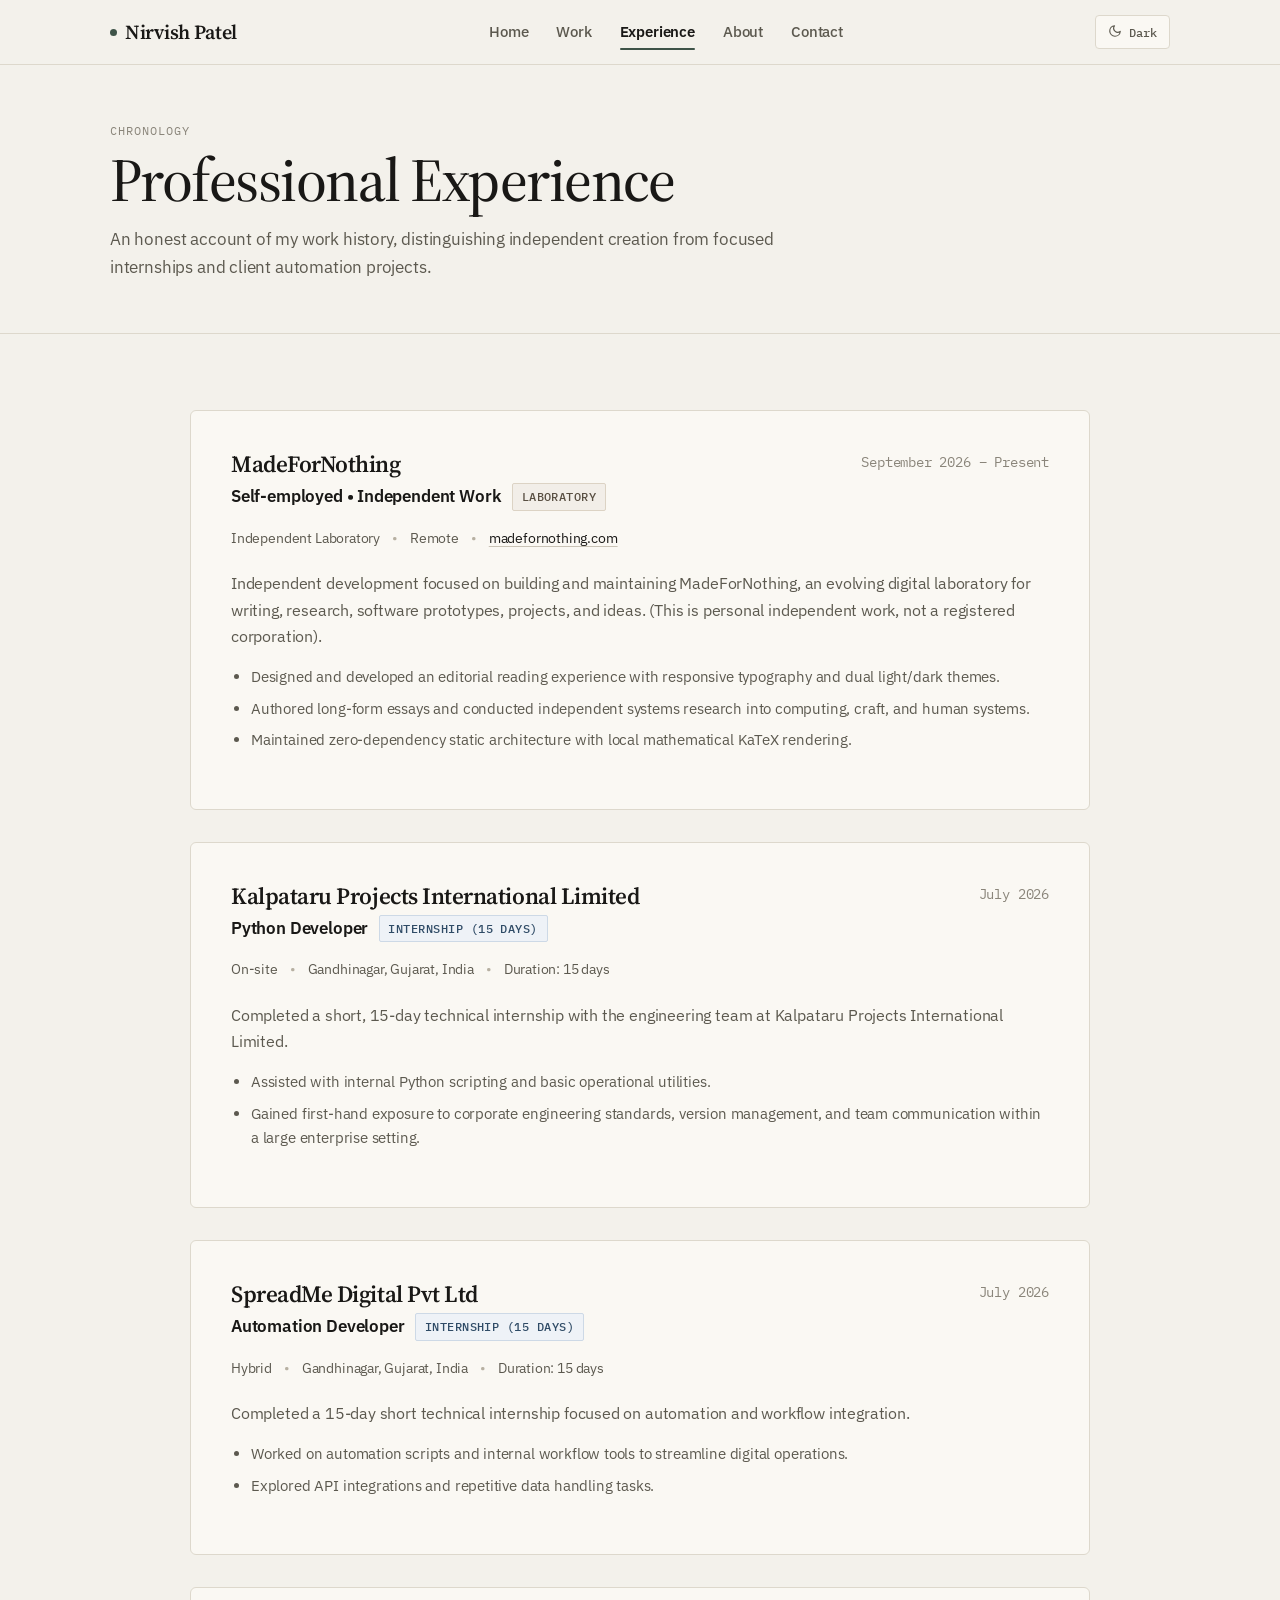
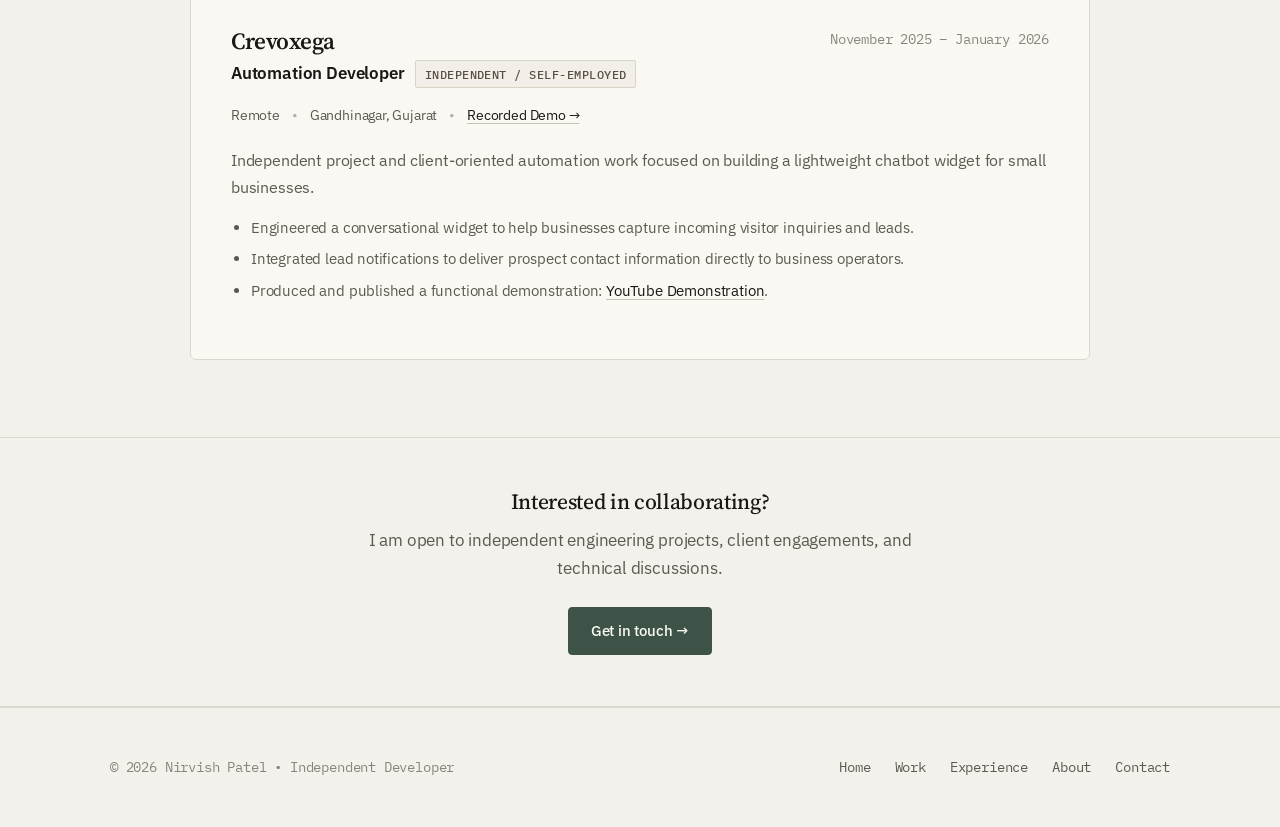
<file: experience/index.html>
<!DOCTYPE html>
<html lang="en">
<head>
  <meta charset="UTF-8">
  <meta name="viewport" content="width=device-width, initial-scale=1.0">
  <title>Professional Experience &mdash; Nirvish Patel</title>
  <meta name="description" content="Professional history of Nirvish Patel. Independent software development at MadeForNothing, engineering internships, and automation projects.">
  <meta name="author" content="Nirvish Patel">
  <meta name="robots" content="index, follow, max-image-preview:large, max-snippet:-1, max-video-preview:-1">

  <!-- Canonical URL -->
  <link rel="canonical" href="https://nirvish.madefornothing.com/experience/">

  <!-- Open Graph -->
  <meta property="og:site_name" content="Nirvish Patel">
  <meta property="og:title" content="Professional Experience &mdash; Nirvish Patel">
  <meta property="og:description" content="Accurate history of internships, client automation, and independent development at MadeForNothing.">
  <meta property="og:type" content="website">
  <meta property="og:url" content="https://nirvish.madefornothing.com/experience/">
  <meta property="og:image" content="https://nirvish.madefornothing.com/assets/images/profile.jpg">
  <meta property="og:locale" content="en_US">

  <!-- Twitter Card -->
  <meta name="twitter:card" content="summary_large_image">
  <meta name="twitter:title" content="Professional Experience &mdash; Nirvish Patel">
  <meta name="twitter:description" content="Accurate history of internships, client automation, and independent development at MadeForNothing.">
  <meta name="twitter:image" content="https://nirvish.madefornothing.com/assets/images/profile.jpg">

  <!-- JSON-LD Structured Data -->
  <script type="application/ld+json">
  {
    "@context": "https://schema.org",
    "@graph": [
      {
        "@type": "ProfilePage",
        "@id": "https://nirvish.madefornothing.com/experience/#webpage",
        "url": "https://nirvish.madefornothing.com/experience/",
        "name": "Professional Experience — Nirvish Patel",
        "description": "Chronological history of software engineering internships and independent development work.",
        "author": {
          "@type": "Person",
          "name": "Nirvish Patel",
          "url": "https://nirvish.madefornothing.com/"
        }
      },
      {
        "@type": "BreadcrumbList",
        "itemListElement": [
          {
            "@type": "ListItem",
            "position": 1,
            "name": "Home",
            "item": "https://nirvish.madefornothing.com/"
          },
          {
            "@type": "ListItem",
            "position": 2,
            "name": "Experience",
            "item": "https://nirvish.madefornothing.com/experience/"
          }
        ]
      }
    ]
  }
  </script>

  <link rel="preconnect" href="https://fonts.googleapis.com">
  <link rel="preconnect" href="https://fonts.gstatic.com" crossorigin>
  <link href="https://fonts.googleapis.com/css2?family=IBM+Plex+Mono:wght@400;500;600&family=IBM+Plex+Sans:wght@400;500;600&family=Source+Serif+4:ital,opsz,wght@0,8..60,400;0,8..60,600;1,8..60,400&display=swap" rel="stylesheet">

  <link rel="stylesheet" href="/styles.css">
  <!-- Favicon for Google Search, Browsers & Devices (Minimalist NP Logo) -->
  <link rel="icon" href="/favicon.ico" sizes="48x48">
  <link rel="icon" type="image/svg+xml" href="/favicon.svg">
  <link rel="icon" type="image/png" sizes="48x48" href="/assets/images/favicon-48x48.png">
  <link rel="icon" type="image/png" sizes="96x96" href="/assets/images/favicon-96x96.png">
  <link rel="icon" type="image/png" sizes="192x192" href="/assets/images/favicon-192x192.png">
  <link rel="apple-touch-icon" sizes="180x180" href="/assets/images/apple-touch-icon.png">

  <script>
    (function() {
      try {
        var saved = localStorage.getItem('nirvish_theme_preference');
        var theme = saved || (window.matchMedia('(prefers-color-scheme: dark)').matches ? 'dark' : 'light');
        if (theme === 'dark') {
          document.documentElement.setAttribute('data-theme', 'dark');
        } else {
          document.documentElement.removeAttribute('data-theme');
        }
      } catch (e) {}
    })();
  </script>
</head>
<body>

  <!-- Site Header -->
  <header class="site-header">
    <div class="container header-inner">
      <a href="/" class="brand-title">
        <span class="brand-dot"></span>
        <span>Nirvish Patel</span>
      </a>

      <nav class="desktop-nav" aria-label="Main Navigation">
        <a href="/" class="nav-link">Home</a>
        <a href="/work/" class="nav-link">Work</a>
        <a href="/experience/" class="nav-link active">Experience</a>
        <a href="/about/" class="nav-link">About</a>
        <a href="/contact/" class="nav-link">Contact</a>
      </nav>

      <div class="header-actions">
        <button class="theme-toggle-btn" type="button" aria-label="Toggle theme">
          <span class="theme-icon"></span>
          <span class="theme-text">Dark</span>
        </button>
        <button id="mobile-menu-btn" class="mobile-menu-btn" type="button" aria-label="Open menu" aria-expanded="false">
          ☰ Menu
        </button>
      </div>
    </div>
  </header>

  <!-- Mobile Drawer -->
  <div id="mobile-nav-drawer" class="mobile-nav-drawer" aria-label="Mobile Navigation">
    <a href="/" class="mobile-nav-link">Home</a>
    <a href="/work/" class="mobile-nav-link">Work</a>
    <a href="/experience/" class="mobile-nav-link active">Experience</a>
    <a href="/about/" class="mobile-nav-link">About</a>
    <a href="/contact/" class="mobile-nav-link">Contact</a>
  </div>

  <main>
    <!-- Page Header -->
    <section class="section-padding-sm">
      <div class="container">
        <span class="section-label">Chronology</span>
        <h1 class="hero-heading" style="margin-bottom: 0.75rem;">Professional Experience</h1>
        <p class="section-desc" style="max-width: 720px;">
          An honest account of my work history, distinguishing independent creation from focused internships and client automation projects.
        </p>
      </div>
    </section>

    <!-- Experience Timeline Section -->
    <section class="section-padding">
      <div class="container">
        <div class="experience-timeline">

          <!-- Entry 1: MadeForNothing -->
          <article class="exp-card">
            <div class="exp-card-header">
              <div>
                <h2 class="exp-org-name">MadeForNothing</h2>
                <div class="exp-role-badge-row">
                  <span class="exp-role-text">Self-employed &bull; Independent Work</span>
                  <span class="badge badge-independent">Laboratory</span>
                </div>
              </div>
              <div class="exp-dates">September 2026 – Present</div>
            </div>

            <div class="exp-meta-pills">
              <span>Independent Laboratory</span>
              <span class="exp-meta-sep">&bull;</span>
              <span>Remote</span>
              <span class="exp-meta-sep">&bull;</span>
              <a href="https://madefornothing.com/" target="_blank" rel="noopener noreferrer">madefornothing.com</a>
            </div>

            <p class="exp-body-text">
              Independent development focused on building and maintaining MadeForNothing, an evolving digital laboratory for writing, research, software prototypes, projects, and ideas. (This is personal independent work, not a registered corporation).
            </p>
            <ul class="exp-bullet-points">
              <li>Designed and developed an editorial reading experience with responsive typography and dual light/dark themes.</li>
              <li>Authored long-form essays and conducted independent systems research into computing, craft, and human systems.</li>
              <li>Maintained zero-dependency static architecture with local mathematical KaTeX rendering.</li>
            </ul>
          </article>

          <!-- Entry 2: Kalpataru Projects International Limited -->
          <article class="exp-card">
            <div class="exp-card-header">
              <div>
                <h2 class="exp-org-name">Kalpataru Projects International Limited</h2>
                <div class="exp-role-badge-row">
                  <span class="exp-role-text">Python Developer</span>
                  <span class="badge badge-intern">Internship (15 Days)</span>
                </div>
              </div>
              <div class="exp-dates">July 2026</div>
            </div>

            <div class="exp-meta-pills">
              <span>On-site</span>
              <span class="exp-meta-sep">&bull;</span>
              <span>Gandhinagar, Gujarat, India</span>
              <span class="exp-meta-sep">&bull;</span>
              <span>Duration: 15 days</span>
            </div>

            <p class="exp-body-text">
              Completed a short, 15-day technical internship with the engineering team at Kalpataru Projects International Limited.
            </p>
            <ul class="exp-bullet-points">
              <li>Assisted with internal Python scripting and basic operational utilities.</li>
              <li>Gained first-hand exposure to corporate engineering standards, version management, and team communication within a large enterprise setting.</li>
            </ul>
          </article>

          <!-- Entry 3: SpreadMe Digital Pvt Ltd -->
          <article class="exp-card">
            <div class="exp-card-header">
              <div>
                <h2 class="exp-org-name">SpreadMe Digital Pvt Ltd</h2>
                <div class="exp-role-badge-row">
                  <span class="exp-role-text">Automation Developer</span>
                  <span class="badge badge-intern">Internship (15 Days)</span>
                </div>
              </div>
              <div class="exp-dates">July 2026</div>
            </div>

            <div class="exp-meta-pills">
              <span>Hybrid</span>
              <span class="exp-meta-sep">&bull;</span>
              <span>Gandhinagar, Gujarat, India</span>
              <span class="exp-meta-sep">&bull;</span>
              <span>Duration: 15 days</span>
            </div>

            <p class="exp-body-text">
              Completed a 15-day short technical internship focused on automation and workflow integration.
            </p>
            <ul class="exp-bullet-points">
              <li>Worked on automation scripts and internal workflow tools to streamline digital operations.</li>
              <li>Explored API integrations and repetitive data handling tasks.</li>
            </ul>
          </article>

          <!-- Entry 4: Crevoxega -->
          <article class="exp-card">
            <div class="exp-card-header">
              <div>
                <h2 class="exp-org-name">Crevoxega</h2>
                <div class="exp-role-badge-row">
                  <span class="exp-role-text">Automation Developer</span>
                  <span class="badge badge-independent">Independent / Self-employed</span>
                </div>
              </div>
              <div class="exp-dates">November 2025 – January 2026</div>
            </div>

            <div class="exp-meta-pills">
              <span>Remote</span>
              <span class="exp-meta-sep">&bull;</span>
              <span>Gandhinagar, Gujarat</span>
              <span class="exp-meta-sep">&bull;</span>
              <a href="https://www.youtube.com/watch?v=NawqfX3og50" target="_blank" rel="noopener noreferrer">Recorded Demo &rarr;</a>
            </div>

            <p class="exp-body-text">
              Independent project and client-oriented automation work focused on building a lightweight chatbot widget for small businesses.
            </p>
            <ul class="exp-bullet-points">
              <li>Engineered a conversational widget to help businesses capture incoming visitor inquiries and leads.</li>
              <li>Integrated lead notifications to deliver prospect contact information directly to business operators.</li>
              <li>Produced and published a functional demonstration: <a href="https://www.youtube.com/watch?v=NawqfX3og50" target="_blank" rel="noopener noreferrer">YouTube Demonstration</a>.</li>
            </ul>
          </article>

        </div>
      </div>
    </section>

    <!-- Bottom CTA -->
    <section class="section-padding-sm">
      <div class="container" style="text-align: center;">
        <h3 style="margin-bottom: 0.75rem;">Interested in collaborating?</h3>
        <p class="section-desc" style="margin: 0 auto 1.5rem auto;">
          I am open to independent engineering projects, client engagements, and technical discussions.
        </p>
        <a href="/contact/" class="btn btn-primary">Get in touch &rarr;</a>
      </div>
    </section>
  </main>

  <footer class="site-footer">
    <div class="container footer-inner">
      <div>&copy; 2026 Nirvish Patel &bull; Independent Developer</div>
      <nav class="footer-nav">
        <a href="/">Home</a>
        <a href="/work/">Work</a>
        <a href="/experience/">Experience</a>
        <a href="/about/">About</a>
        <a href="/contact/">Contact</a>
      </nav>
    </div>
  </footer>

  <script src="/script.js"></script>
</body>
</html>
</file>
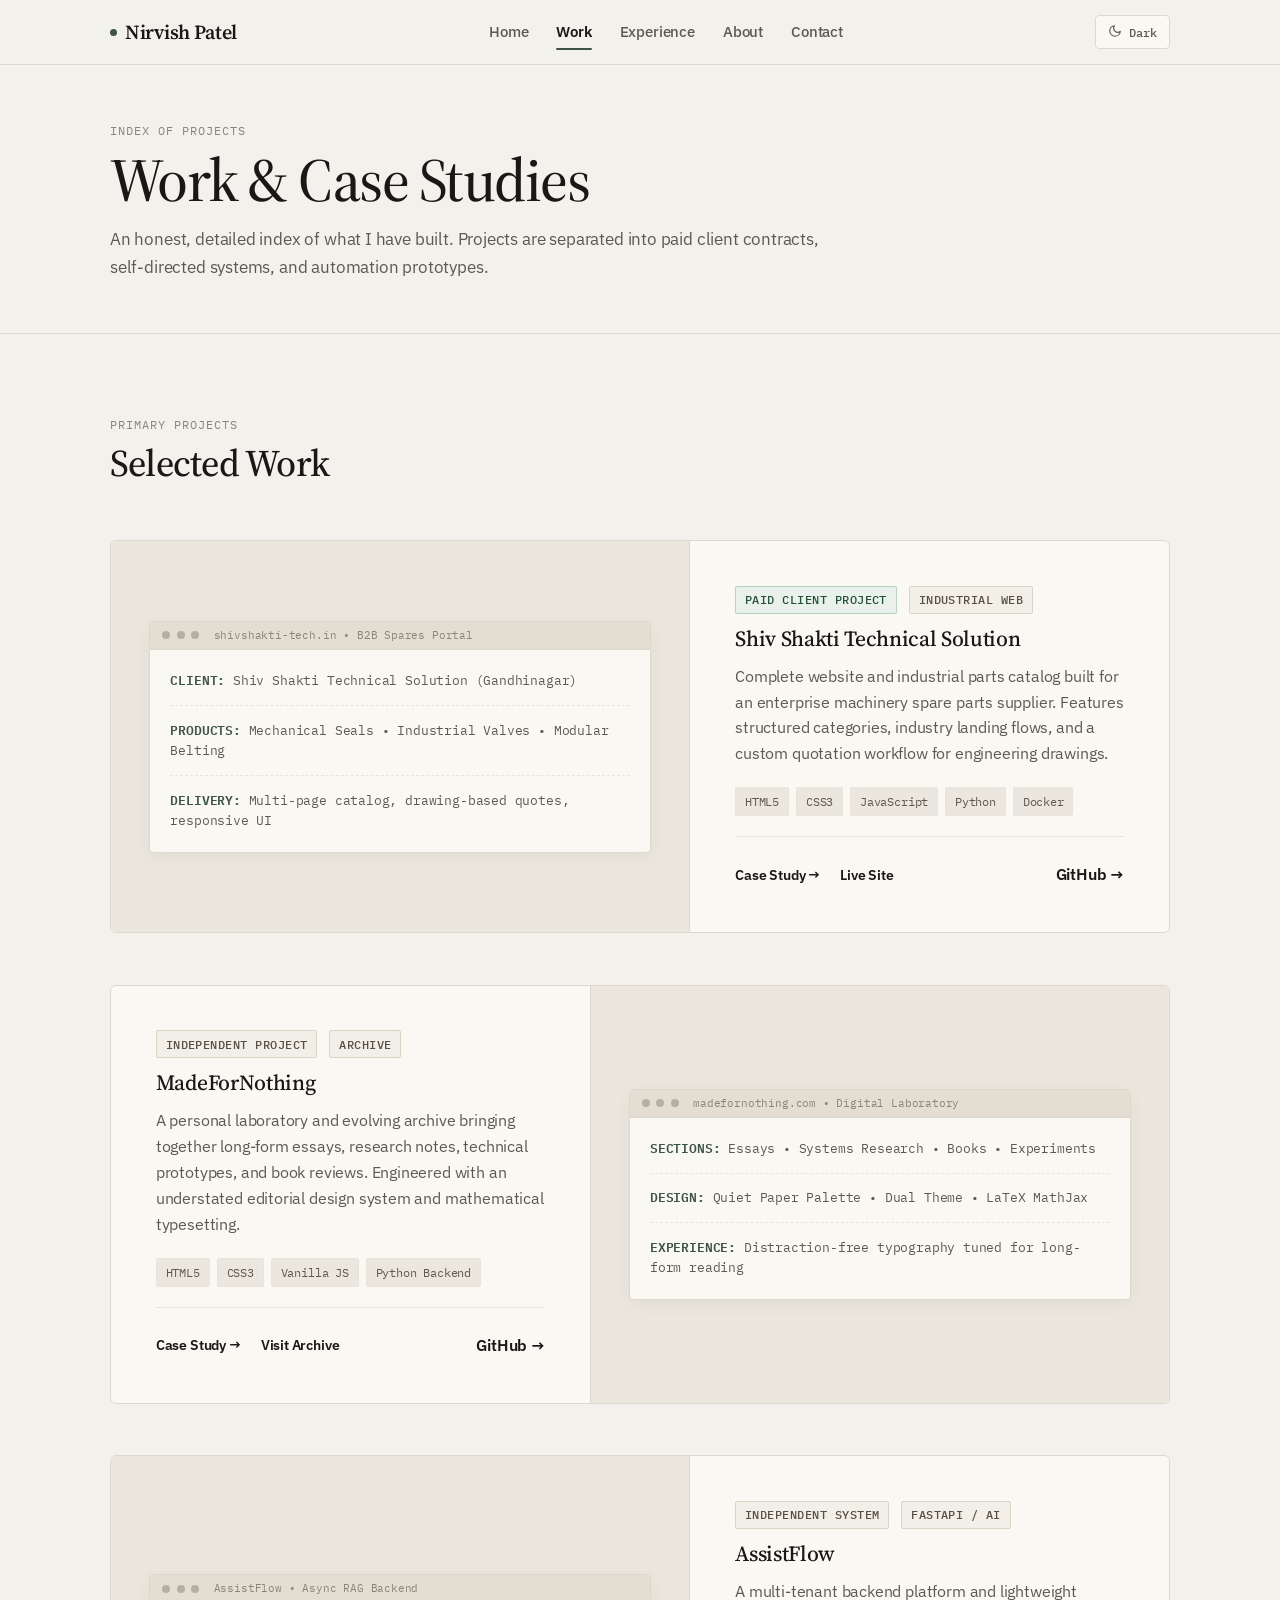
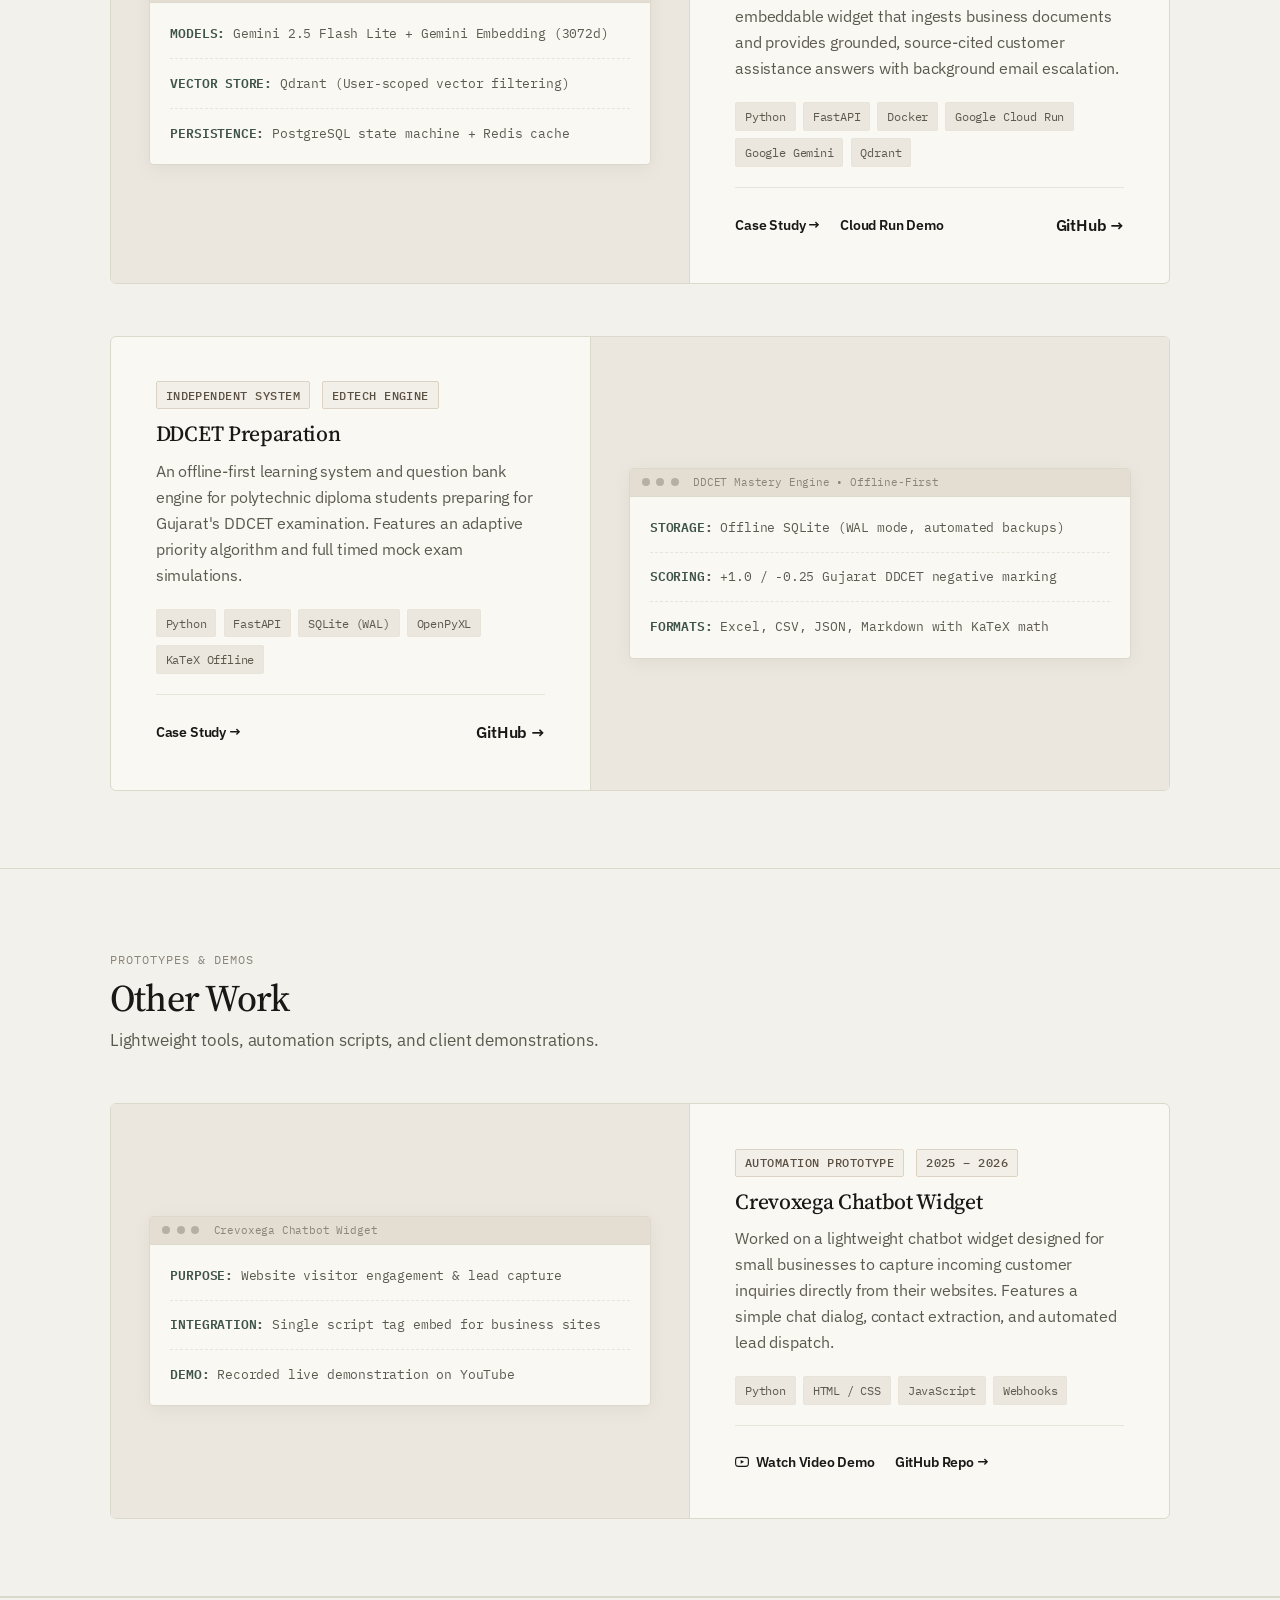
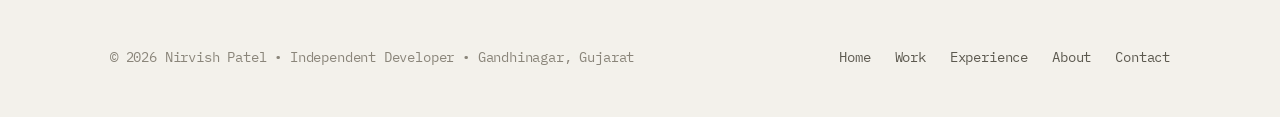
<file: work/index.html>
<!DOCTYPE html>
<html lang="en">
<head>
  <meta charset="UTF-8">
  <meta name="viewport" content="width=device-width, initial-scale=1.0">
  <title>Work &amp; Case Studies — Nirvish Patel</title>
  <meta name="description" content="Portfolio of work by Nirvish Patel. Paid client delivery, independent software systems, and AI automation prototypes.">
  <meta name="author" content="Nirvish Patel">
  <meta name="robots" content="index, follow, max-image-preview:large, max-snippet:-1, max-video-preview:-1">

  <!-- Canonical URL -->
  <link rel="canonical" href="https://nirvish.madefornothing.com/work/">

  <!-- Open Graph -->
  <meta property="og:site_name" content="Nirvish Patel">
  <meta property="og:title" content="Work &amp; Case Studies — Nirvish Patel">
  <meta property="og:description" content="Portfolio of work by Nirvish Patel. Paid client delivery, independent software systems, and AI automation prototypes.">
  <meta property="og:type" content="website">
  <meta property="og:url" content="https://nirvish.madefornothing.com/work/">
  <meta property="og:image" content="https://nirvish.madefornothing.com/assets/images/profile.jpg">
  <meta property="og:locale" content="en_US">

  <!-- Twitter Card -->
  <meta name="twitter:card" content="summary_large_image">
  <meta name="twitter:title" content="Work &amp; Case Studies — Nirvish Patel">
  <meta name="twitter:description" content="Portfolio of work by Nirvish Patel. Paid client delivery, independent software systems, and AI automation prototypes.">
  <meta name="twitter:image" content="https://nirvish.madefornothing.com/assets/images/profile.jpg">

  <!-- JSON-LD Structured Data -->
  <script type="application/ld+json">
  {
    "@context": "https://schema.org",
    "@graph": [
      {
        "@type": "CollectionPage",
        "@id": "https://nirvish.madefornothing.com/work/#webpage",
        "url": "https://nirvish.madefornothing.com/work/",
        "name": "Work & Case Studies — Nirvish Patel",
        "description": "Portfolio of work by Nirvish Patel. Paid client delivery, independent software systems, and AI automation prototypes.",
        "author": {
          "@type": "Person",
          "name": "Nirvish Patel",
          "url": "https://nirvish.madefornothing.com/"
        }
      },
      {
        "@type": "BreadcrumbList",
        "itemListElement": [
          {
            "@type": "ListItem",
            "position": 1,
            "name": "Home",
            "item": "https://nirvish.madefornothing.com/"
          },
          {
            "@type": "ListItem",
            "position": 2,
            "name": "Work",
            "item": "https://nirvish.madefornothing.com/work/"
          }
        ]
      }
    ]
  }
  </script>

  <link rel="preconnect" href="https://fonts.googleapis.com">
  <link rel="preconnect" href="https://fonts.gstatic.com" crossorigin>
  <link href="https://fonts.googleapis.com/css2?family=IBM+Plex+Mono:wght@400;500;600&family=IBM+Plex+Sans:wght@400;500;600&family=Source+Serif+4:ital,opsz,wght@0,8..60,400;0,8..60,600;1,8..60,400&display=swap" rel="stylesheet">

  <link rel="stylesheet" href="/styles.css">
  <!-- Favicon for Google Search, Browsers & Devices (Minimalist NP Logo) -->
  <link rel="icon" href="/favicon.ico" sizes="48x48">
  <link rel="icon" type="image/svg+xml" href="/favicon.svg">
  <link rel="icon" type="image/png" sizes="48x48" href="/assets/images/favicon-48x48.png">
  <link rel="icon" type="image/png" sizes="96x96" href="/assets/images/favicon-96x96.png">
  <link rel="icon" type="image/png" sizes="192x192" href="/assets/images/favicon-192x192.png">
  <link rel="apple-touch-icon" sizes="180x180" href="/assets/images/apple-touch-icon.png">

  <script>
    (function() {
      try {
        var saved = localStorage.getItem('nirvish_theme_preference');
        var theme = saved || (window.matchMedia('(prefers-color-scheme: dark)').matches ? 'dark' : 'light');
        if (theme === 'dark') {
          document.documentElement.setAttribute('data-theme', 'dark');
        } else {
          document.documentElement.removeAttribute('data-theme');
        }
      } catch (e) {}
    })();
  </script>
</head>
<body>

  <!-- Site Header -->
  <header class="site-header">
    <div class="container header-inner">
      <a href="/" class="brand-title">
        <span class="brand-dot"></span>
        <span>Nirvish Patel</span>
      </a>

      <nav class="desktop-nav" aria-label="Main Navigation">
        <a href="/" class="nav-link">Home</a>
        <a href="/work/" class="nav-link active">Work</a>
        <a href="/experience/" class="nav-link">Experience</a>
        <a href="/about/" class="nav-link">About</a>
        <a href="/contact/" class="nav-link">Contact</a>
      </nav>

      <div class="header-actions">
        <button class="theme-toggle-btn" type="button" aria-label="Toggle theme">
          <span class="theme-icon"></span>
          <span class="theme-text">Dark</span>
        </button>
        <button id="mobile-menu-btn" class="mobile-menu-btn" type="button" aria-label="Open menu" aria-expanded="false">
          ☰ Menu
        </button>
      </div>
    </div>
  </header>

  <!-- Mobile Drawer -->
  <div id="mobile-nav-drawer" class="mobile-nav-drawer" aria-label="Mobile Navigation">
    <a href="/" class="mobile-nav-link">Home</a>
    <a href="/work/" class="mobile-nav-link active">Work</a>
    <a href="/experience/" class="mobile-nav-link">Experience</a>
    <a href="/about/" class="mobile-nav-link">About</a>
    <a href="/contact/" class="mobile-nav-link">Contact</a>
    <div class="mobile-drawer-footer">
      <span>Based in Gujarat, India</span>
      <a href="mailto:nirvishpatel47@gmail.com">nirvishpatel47@gmail.com</a>
    </div>
  </div>

  <main>
    <!-- Page Hero -->
    <section class="section-padding-sm">
      <div class="container">
        <span class="section-label">Index of Projects</span>
        <h1 class="hero-heading" style="margin-bottom: 0.75rem;">Work &amp; Case Studies</h1>
        <p class="section-desc" style="max-width: 720px;">
          An honest, detailed index of what I have built. Projects are separated into paid client contracts, self-directed systems, and automation prototypes.
        </p>
      </div>
    </section>

    <!-- SELECTED WORK SECTION -->
    <section class="section-padding">
      <div class="container">
        <div class="section-intro-bar">
          <div>
            <span class="section-label">Primary Projects</span>
            <h2 class="section-title">Selected Work</h2>
          </div>
        </div>

        <div class="showcase-grid">

          <!-- Project 1: Shiv Shakti Technical Solution -->
          <article class="showcase-card">
            <div class="showcase-visual">
              <div class="mockup-window">
                <div class="mockup-header">
                  <span class="mockup-dot"></span><span class="mockup-dot"></span><span class="mockup-dot"></span>
                  <span class="mockup-title">shivshakti-tech.in &bull; B2B Spares Portal</span>
                </div>
                <div class="mockup-body">
                  <div class="mockup-preview-item">
                    <span class="mockup-tag-lead">CLIENT:</span> Shiv Shakti Technical Solution (Gandhinagar)
                  </div>
                  <div class="mockup-preview-item">
                    <span class="mockup-tag-lead">PRODUCTS:</span> Mechanical Seals &bull; Industrial Valves &bull; Modular Belting
                  </div>
                  <div class="mockup-preview-item">
                    <span class="mockup-tag-lead">DELIVERY:</span> Multi-page catalog, drawing-based quotes, responsive UI
                  </div>
                </div>
              </div>
            </div>

            <div class="showcase-body">
              <div class="showcase-header">
                <div class="showcase-meta-top">
                  <span class="badge badge-client">Paid Client Project</span>
                  <span class="badge badge-independent">Industrial Web</span>
                </div>
                <h3 class="showcase-title">
                  <a href="/work/shivshakti-tech/">Shiv Shakti Technical Solution</a>
                </h3>
                <p class="showcase-text">
                  Complete website and industrial parts catalog built for an enterprise machinery spare parts supplier. Features structured categories, industry landing flows, and a custom quotation workflow for engineering drawings.
                </p>
                <div class="tech-pills-row">
                  <span class="tech-pill">HTML5</span>
                  <span class="tech-pill">CSS3</span>
                  <span class="tech-pill">JavaScript</span>
                  <span class="tech-pill">Python</span>
                  <span class="tech-pill">Docker</span>
                </div>
              </div>

              <div class="showcase-footer">
                <div class="showcase-links">
                  <a href="/work/shivshakti-tech/" class="showcase-link-btn">Case Study &rarr;</a>
                  <a href="https://shivshakti-tech.in/" target="_blank" rel="noopener noreferrer" class="showcase-link-btn">Live Site</a>
                </div>
                <a href="https://github.com/Nirvishpatel47/ShivShaktiTechnicalSolutions" target="_blank" rel="noopener noreferrer" class="showcase-link-btn">GitHub &rarr;</a>
              </div>
            </div>
          </article>

          <!-- Project 2: MadeForNothing -->
          <article class="showcase-card reverse">
            <div class="showcase-visual">
              <div class="mockup-window">
                <div class="mockup-header">
                  <span class="mockup-dot"></span><span class="mockup-dot"></span><span class="mockup-dot"></span>
                  <span class="mockup-title">madefornothing.com &bull; Digital Laboratory</span>
                </div>
                <div class="mockup-body">
                  <div class="mockup-preview-item">
                    <span class="mockup-tag-lead">SECTIONS:</span> Essays &bull; Systems Research &bull; Books &bull; Experiments
                  </div>
                  <div class="mockup-preview-item">
                    <span class="mockup-tag-lead">DESIGN:</span> Quiet Paper Palette &bull; Dual Theme &bull; LaTeX MathJax
                  </div>
                  <div class="mockup-preview-item">
                    <span class="mockup-tag-lead">EXPERIENCE:</span> Distraction-free typography tuned for long-form reading
                  </div>
                </div>
              </div>
            </div>

            <div class="showcase-body">
              <div class="showcase-header">
                <div class="showcase-meta-top">
                  <span class="badge badge-independent">Independent Project</span>
                  <span class="badge badge-independent">Archive</span>
                </div>
                <h3 class="showcase-title">
                  <a href="/work/madefornothing/">MadeForNothing</a>
                </h3>
                <p class="showcase-text">
                  A personal laboratory and evolving archive bringing together long-form essays, research notes, technical prototypes, and book reviews. Engineered with an understated editorial design system and mathematical typesetting.
                </p>
                <div class="tech-pills-row">
                  <span class="tech-pill">HTML5</span>
                  <span class="tech-pill">CSS3</span>
                  <span class="tech-pill">Vanilla JS</span>
                  <span class="tech-pill">Python Backend</span>
                </div>
              </div>

              <div class="showcase-footer">
                <div class="showcase-links">
                  <a href="/work/madefornothing/" class="showcase-link-btn">Case Study &rarr;</a>
                  <a href="https://madefornothing.com/" target="_blank" rel="noopener noreferrer" class="showcase-link-btn">Visit Archive</a>
                </div>
                <a href="https://github.com/Nirvishpatel47/MadeForNothing" target="_blank" rel="noopener noreferrer" class="showcase-link-btn">GitHub &rarr;</a>
              </div>
            </div>
          </article>

          <!-- Project 3: AssistFlow -->
          <article class="showcase-card">
            <div class="showcase-visual">
              <div class="mockup-window">
                <div class="mockup-header">
                  <span class="mockup-dot"></span><span class="mockup-dot"></span><span class="mockup-dot"></span>
                  <span class="mockup-title">AssistFlow &bull; Async RAG Backend</span>
                </div>
                <div class="mockup-body">
                  <div class="mockup-preview-item">
                    <span class="mockup-tag-lead">MODELS:</span> Gemini 2.5 Flash Lite + Gemini Embedding (3072d)
                  </div>
                  <div class="mockup-preview-item">
                    <span class="mockup-tag-lead">VECTOR STORE:</span> Qdrant (User-scoped vector filtering)
                  </div>
                  <div class="mockup-preview-item">
                    <span class="mockup-tag-lead">PERSISTENCE:</span> PostgreSQL state machine + Redis cache
                  </div>
                </div>
              </div>
            </div>

            <div class="showcase-body">
              <div class="showcase-header">
                <div class="showcase-meta-top">
                  <span class="badge badge-independent">Independent System</span>
                  <span class="badge badge-independent">FastAPI / AI</span>
                </div>
                <h3 class="showcase-title">
                  <a href="/work/assistflow/">AssistFlow</a>
                </h3>
                <p class="showcase-text">
                  A multi-tenant backend platform and lightweight embeddable widget that ingests business documents and provides grounded, source-cited customer assistance answers with background email escalation.
                </p>
                <div class="tech-pills-row">
                  <span class="tech-pill">Python</span>
                  <span class="tech-pill">FastAPI</span>
                  <span class="tech-pill">Docker</span>
                  <span class="tech-pill">Google Cloud Run</span>
                  <span class="tech-pill">Google Gemini</span>
                  <span class="tech-pill">Qdrant</span>
                </div>
              </div>

              <div class="showcase-footer">
                <div class="showcase-links">
                  <a href="/work/assistflow/" class="showcase-link-btn">Case Study &rarr;</a>
                  <a href="https://assistflow-878105927758.asia-south1.run.app" target="_blank" rel="noopener noreferrer" class="showcase-link-btn">Cloud Run Demo</a>
                </div>
                <a href="https://github.com/Nirvishpatel47/AssistFlow" target="_blank" rel="noopener noreferrer" class="showcase-link-btn">GitHub &rarr;</a>
              </div>
            </div>
          </article>

          <!-- Project 4: DDCET Preparation -->
          <article class="showcase-card reverse">
            <div class="showcase-visual">
              <div class="mockup-window">
                <div class="mockup-header">
                  <span class="mockup-dot"></span><span class="mockup-dot"></span><span class="mockup-dot"></span>
                  <span class="mockup-title">DDCET Mastery Engine &bull; Offline-First</span>
                </div>
                <div class="mockup-body">
                  <div class="mockup-preview-item">
                    <span class="mockup-tag-lead">STORAGE:</span> Offline SQLite (WAL mode, automated backups)
                  </div>
                  <div class="mockup-preview-item">
                    <span class="mockup-tag-lead">SCORING:</span> +1.0 / -0.25 Gujarat DDCET negative marking
                  </div>
                  <div class="mockup-preview-item">
                    <span class="mockup-tag-lead">FORMATS:</span> Excel, CSV, JSON, Markdown with KaTeX math
                  </div>
                </div>
              </div>
            </div>

            <div class="showcase-body">
              <div class="showcase-header">
                <div class="showcase-meta-top">
                  <span class="badge badge-independent">Independent System</span>
                  <span class="badge badge-independent">EdTech Engine</span>
                </div>
                <h3 class="showcase-title">
                  <a href="/work/ddcet-preparation/">DDCET Preparation</a>
                </h3>
                <p class="showcase-text">
                  An offline-first learning system and question bank engine for polytechnic diploma students preparing for Gujarat's DDCET examination. Features an adaptive priority algorithm and full timed mock exam simulations.
                </p>
                <div class="tech-pills-row">
                  <span class="tech-pill">Python</span>
                  <span class="tech-pill">FastAPI</span>
                  <span class="tech-pill">SQLite (WAL)</span>
                  <span class="tech-pill">OpenPyXL</span>
                  <span class="tech-pill">KaTeX Offline</span>
                </div>
              </div>

              <div class="showcase-footer">
                <div class="showcase-links">
                  <a href="/work/ddcet-preparation/" class="showcase-link-btn">Case Study &rarr;</a>
                </div>
                <a href="https://github.com/Nirvishpatel47/DDCET-preparation" target="_blank" rel="noopener noreferrer" class="showcase-link-btn">GitHub &rarr;</a>
              </div>
            </div>
          </article>

        </div>
      </div>
    </section>

    <!-- OTHER WORK SECTION -->
    <section class="section-padding">
      <div class="container">
        <div class="section-intro-bar">
          <div>
            <span class="section-label">Prototypes &amp; Demos</span>
            <h2 class="section-title">Other Work</h2>
            <p class="section-desc">
              Lightweight tools, automation scripts, and client demonstrations.
            </p>
          </div>
        </div>

        <div class="showcase-grid">
          <!-- Crevoxega Chatbot Widget -->
          <article class="showcase-card">
            <div class="showcase-visual">
              <div class="mockup-window">
                <div class="mockup-header">
                  <span class="mockup-dot"></span><span class="mockup-dot"></span><span class="mockup-dot"></span>
                  <span class="mockup-title">Crevoxega Chatbot Widget</span>
                </div>
                <div class="mockup-body">
                  <div class="mockup-preview-item">
                    <span class="mockup-tag-lead">PURPOSE:</span> Website visitor engagement &amp; lead capture
                  </div>
                  <div class="mockup-preview-item">
                    <span class="mockup-tag-lead">INTEGRATION:</span> Single script tag embed for business sites
                  </div>
                  <div class="mockup-preview-item">
                    <span class="mockup-tag-lead">DEMO:</span> Recorded live demonstration on YouTube
                  </div>
                </div>
              </div>
            </div>

            <div class="showcase-body">
              <div class="showcase-header">
                <div class="showcase-meta-top">
                  <span class="badge badge-independent">Automation Prototype</span>
                  <span class="badge badge-independent">2025 – 2026</span>
                </div>
                <h3 class="showcase-title">Crevoxega Chatbot Widget</h3>
                <p class="showcase-text">
                  Worked on a lightweight chatbot widget designed for small businesses to capture incoming customer inquiries directly from their websites. Features a simple chat dialog, contact extraction, and automated lead dispatch.
                </p>
                <div class="tech-pills-row">
                  <span class="tech-pill">Python</span>
                  <span class="tech-pill">HTML / CSS</span>
                  <span class="tech-pill">JavaScript</span>
                  <span class="tech-pill">Webhooks</span>
                </div>
              </div>

              <div class="showcase-footer">
                <div class="showcase-links">
                  <a href="https://www.youtube.com/watch?v=NawqfX3og50" target="_blank" rel="noopener noreferrer" class="showcase-link-btn">
                    <svg viewBox="0 0 24 24"><polygon points="9.75 15.02 15.5 11.75 9.75 8.48 9.75 15.02" fill="currentColor"/><path d="M22.54 6.42a2.78 2.78 0 0 0-1.94-2C18.88 4 12 4 12 4s-6.88 0-8.6.46a2.78 2.78 0 0 0-1.94 2A29 29 0 0 0 1 11.75a29 29 0 0 0 .46 5.33A2.78 2.78 0 0 0 3.4 19c1.72.46 8.6.46 8.6.46s6.88 0 8.6-.46a2.78 2.78 0 0 0 1.94-2 29 29 0 0 0 .46-5.25 29 29 0 0 0-.46-5.33z" fill="none" stroke="currentColor" stroke-width="2"/></svg>
                    Watch Video Demo
                  </a>
                  <a href="https://github.com/Nirvishpatel47/Website-Widge" target="_blank" rel="noopener noreferrer" class="showcase-link-btn">
                    GitHub Repo &rarr;
                  </a>
                </div>
              </div>
            </div>
          </article>
        </div>
      </div>
    </section>
  </main>

  <footer class="site-footer">
    <div class="container footer-inner">
      <div>
        &copy; 2026 Nirvish Patel &bull; Independent Developer &bull; Gandhinagar, Gujarat
      </div>
      <nav class="footer-nav" aria-label="Footer Navigation">
        <a href="/">Home</a>
        <a href="/work/">Work</a>
        <a href="/experience/">Experience</a>
        <a href="/about/">About</a>
        <a href="/contact/">Contact</a>
      </nav>
    </div>
  </footer>

  <script src="/script.js"></script>
</body>
</html>
</file>
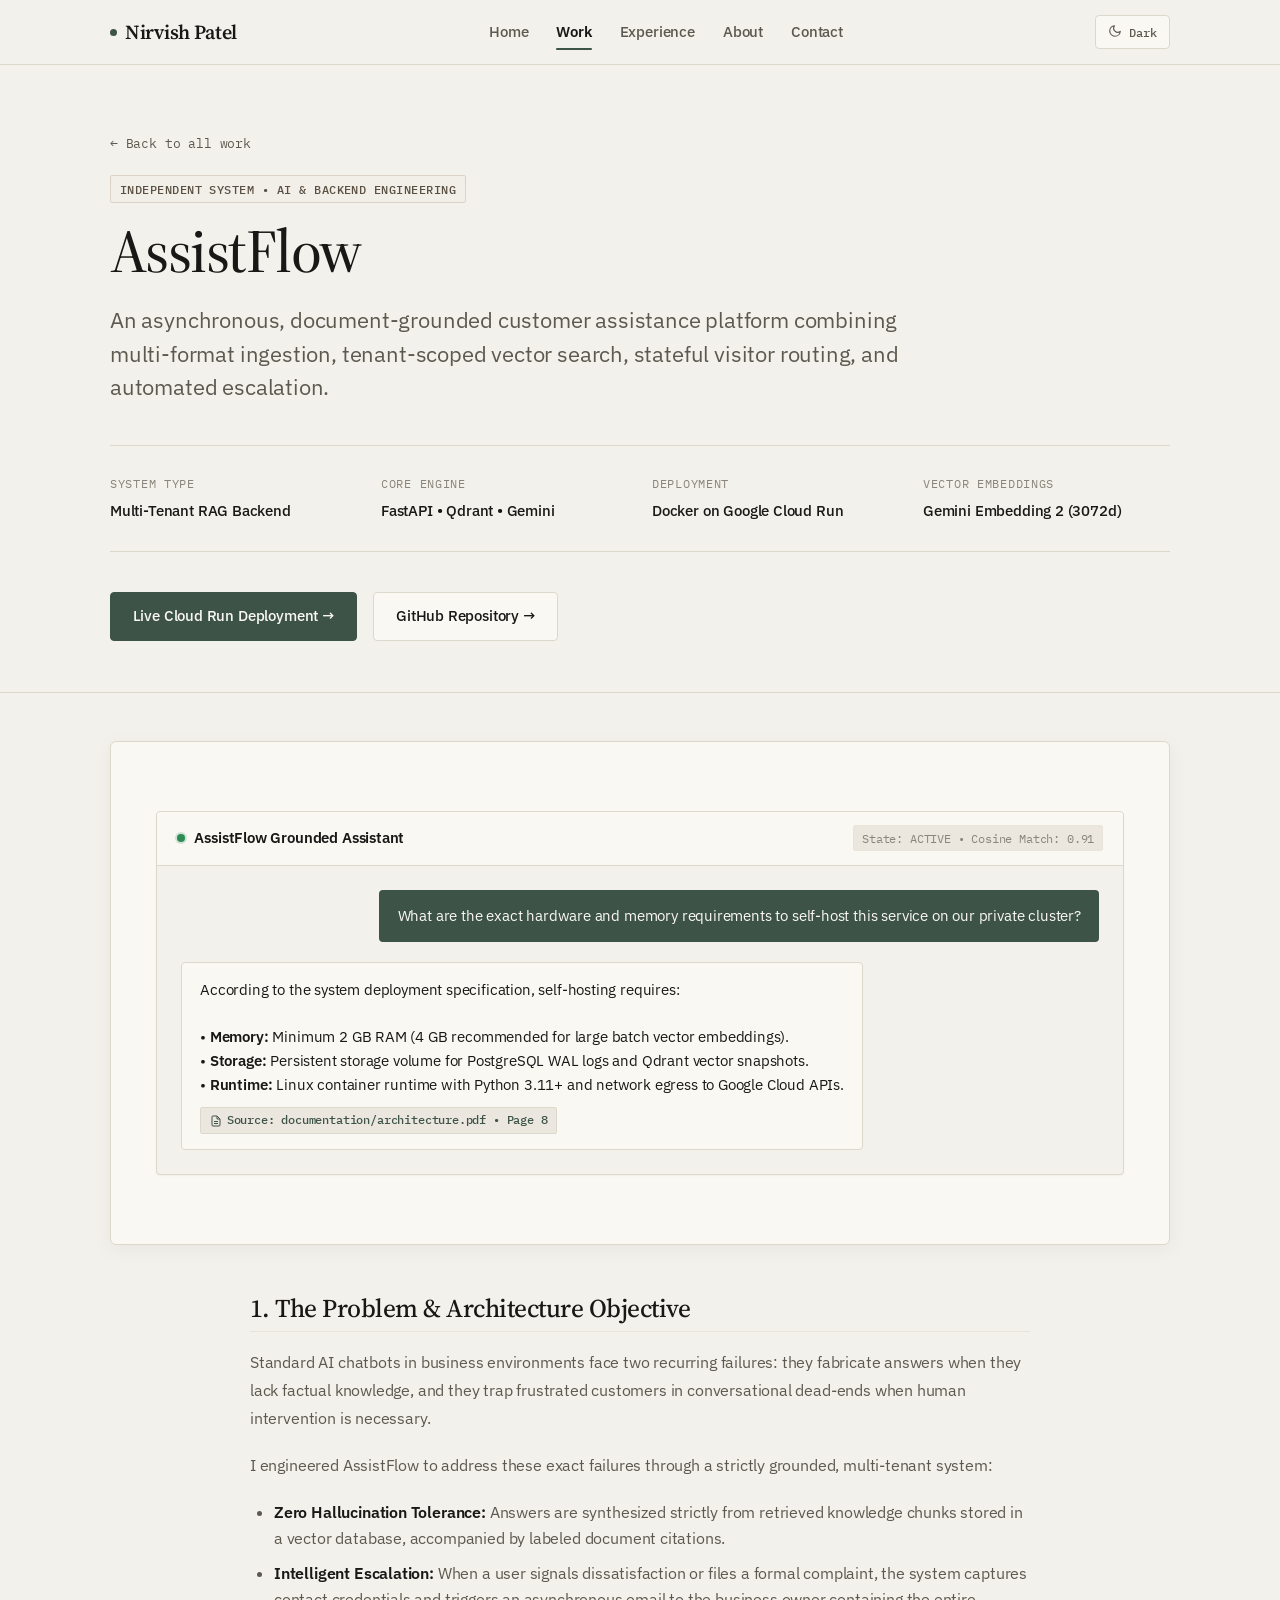
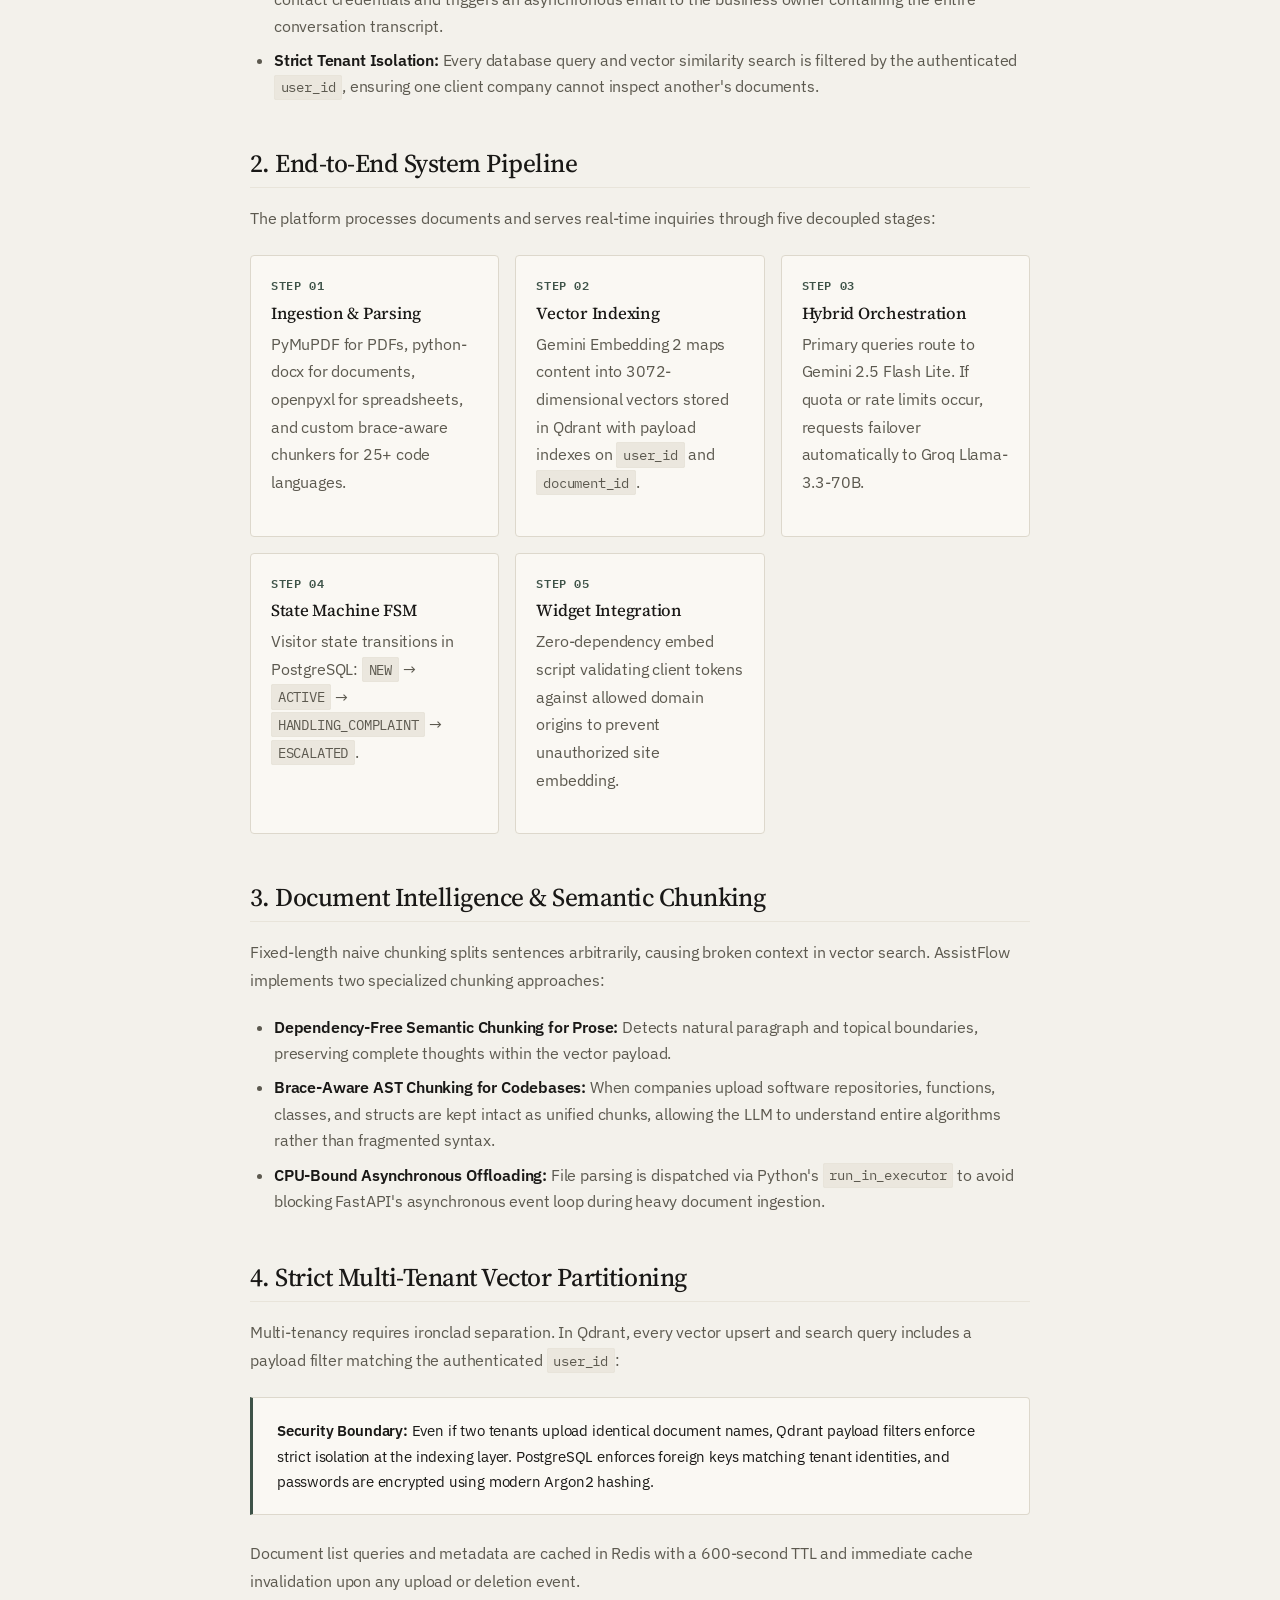
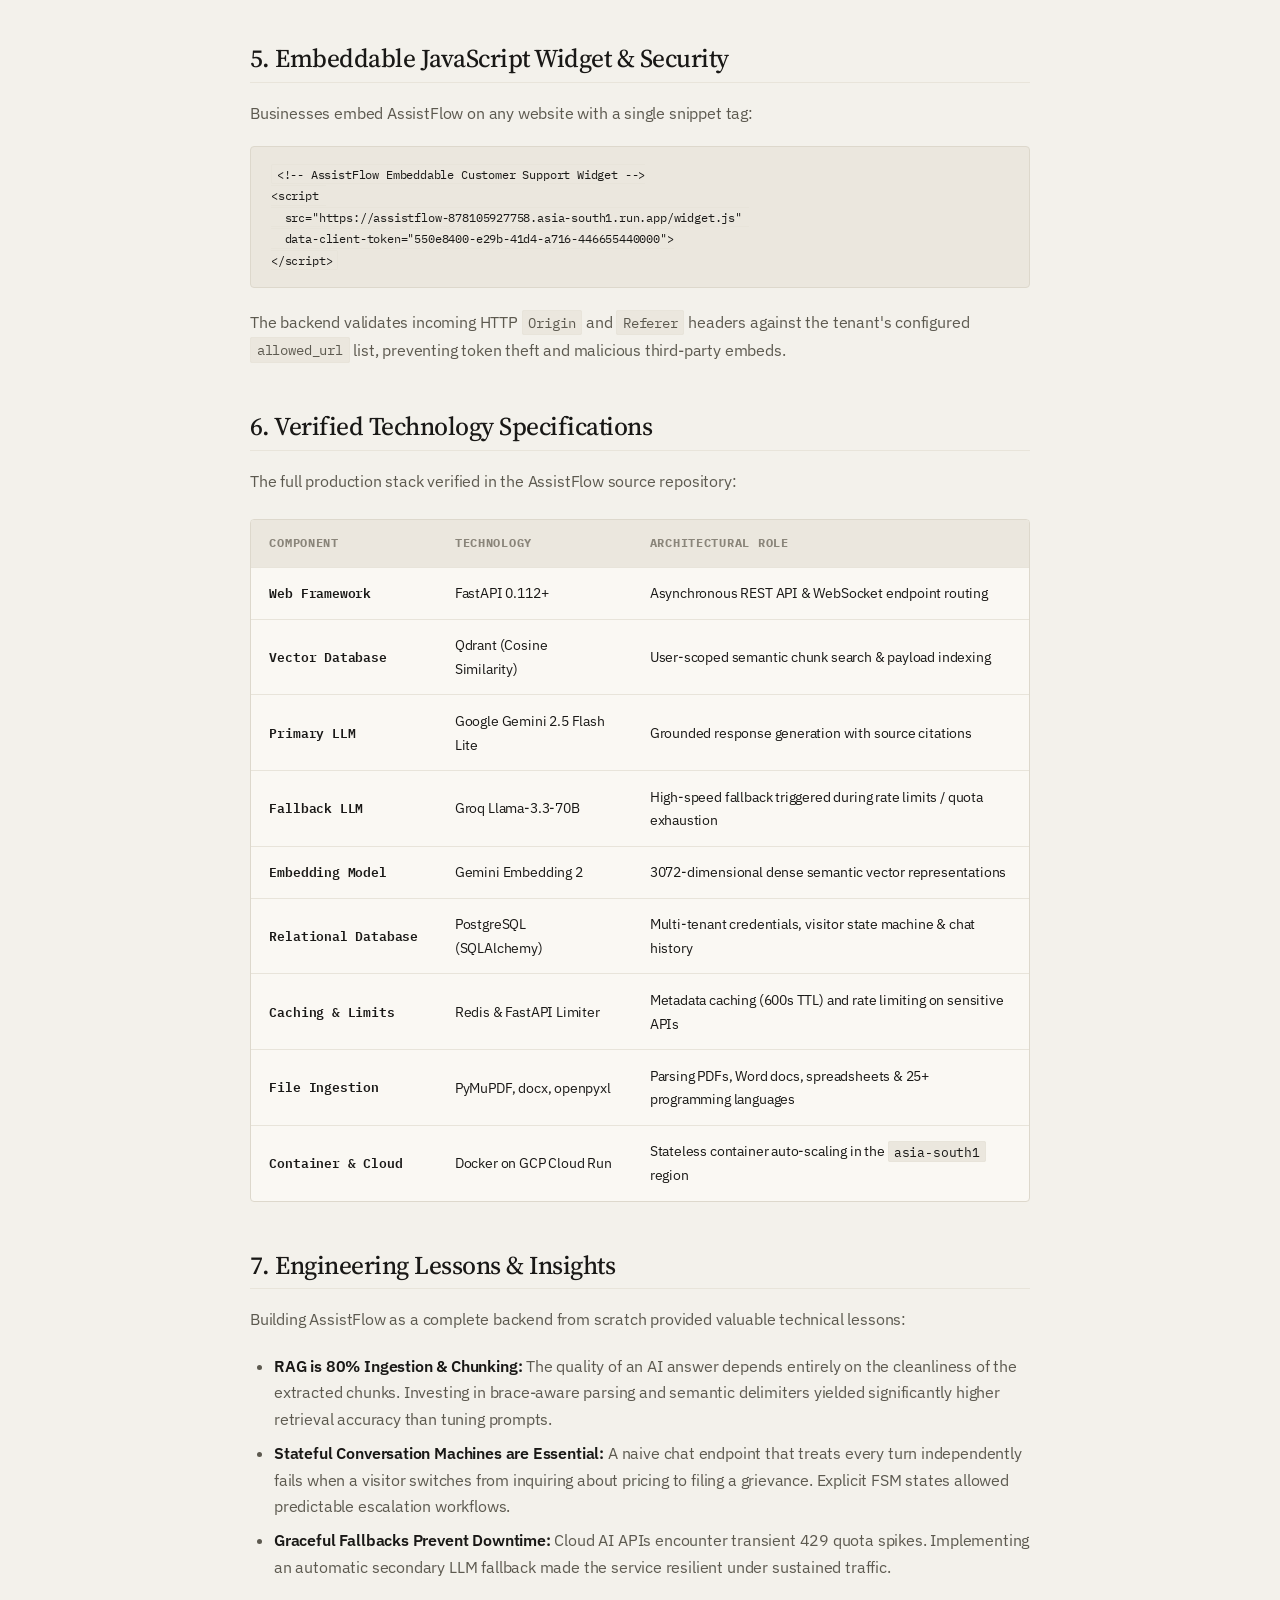
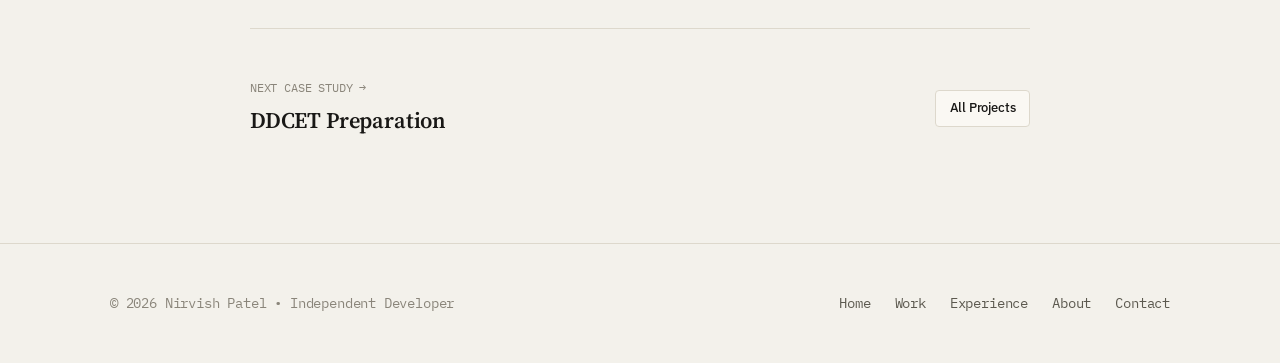
<file: work/assistflow/index.html>
<!DOCTYPE html>
<html lang="en">
<head>
  <meta charset="UTF-8">
  <meta name="viewport" content="width=device-width, initial-scale=1.0">
  <title>AssistFlow: Architecture &amp; Case Study &mdash; Nirvish Patel</title>
  <meta name="description" content="Technical case study of AssistFlow, an asynchronous RAG customer support backend built with FastAPI, Google Gemini 2.5, Qdrant vector database, and Google Cloud Run.">
  <meta name="keywords" content="AssistFlow, RAG architecture, retrieval-augmented generation, FastAPI, Qdrant, Google Gemini, Cloud Run, Nirvish Patel, Python backend, vector search">
  <meta name="author" content="Nirvish Patel">
  <meta name="robots" content="index, follow, max-image-preview:large, max-snippet:-1, max-video-preview:-1">

  <!-- Canonical URL -->
  <link rel="canonical" href="https://nirvish.madefornothing.com/work/assistflow/">

  <!-- Open Graph -->
  <meta property="og:site_name" content="Nirvish Patel">
  <meta property="og:title" content="AssistFlow: Architecture &amp; Case Study &mdash; Nirvish Patel">
  <meta property="og:description" content="Technical case study of AssistFlow: Asynchronous RAG customer assistance engine with document intelligence, Qdrant vector retrieval, and automated complaint escalation.">
  <meta property="og:type" content="article">
  <meta property="og:url" content="https://nirvish.madefornothing.com/work/assistflow/">
  <meta property="og:image" content="https://nirvish.madefornothing.com/assets/images/profile.jpg">
  <meta property="og:locale" content="en_US">

  <!-- Twitter Card -->
  <meta name="twitter:card" content="summary_large_image">
  <meta name="twitter:title" content="AssistFlow: Architecture &amp; Case Study &mdash; Nirvish Patel">
  <meta name="twitter:description" content="Technical case study of AssistFlow: Asynchronous RAG customer assistance engine with document intelligence, Qdrant vector retrieval, and automated escalation.">
  <meta name="twitter:image" content="https://nirvish.madefornothing.com/assets/images/profile.jpg">

  <!-- JSON-LD Structured Data for Google -->
  <script type="application/ld+json">
  {
    "@context": "https://schema.org",
    "@graph": [
      {
        "@type": "TechArticle",
        "@id": "https://nirvish.madefornothing.com/work/assistflow/#article",
        "headline": "AssistFlow: Asynchronous RAG Customer Support Backend with Document Intelligence",
        "description": "Technical case study of AssistFlow, an asynchronous RAG customer support engine built with FastAPI, Google Gemini 2.5, Qdrant vector database, and Google Cloud Run.",
        "author": {
          "@type": "Person",
          "name": "Nirvish Patel",
          "url": "https://nirvish.madefornothing.com/"
        },
        "publisher": {
          "@type": "Person",
          "name": "Nirvish Patel"
        },
        "url": "https://nirvish.madefornothing.com/work/assistflow/",
        "inLanguage": "en-US",
        "about": [
          "Retrieval-Augmented Generation",
          "FastAPI",
          "Vector Databases",
          "Qdrant",
          "Google Gemini"
        ]
      },
      {
        "@type": "SoftwareSourceCode",
        "name": "AssistFlow AI",
        "codeRepository": "https://github.com/Nirvishpatel47/AssistFlow",
        "programmingLanguage": "Python",
        "runtimePlatform": "Google Cloud Run, Docker",
        "author": {
          "@type": "Person",
          "name": "Nirvish Patel"
        }
      },
      {
        "@type": "BreadcrumbList",
        "itemListElement": [
          {
            "@type": "ListItem",
            "position": 1,
            "name": "Home",
            "item": "https://nirvish.madefornothing.com/"
          },
          {
            "@type": "ListItem",
            "position": 2,
            "name": "Work",
            "item": "https://nirvish.madefornothing.com/work/"
          },
          {
            "@type": "ListItem",
            "position": 3,
            "name": "AssistFlow",
            "item": "https://nirvish.madefornothing.com/work/assistflow/"
          }
        ]
      }
    ]
  }
  </script>

  <!-- Google Fonts: IBM Plex Sans, Source Serif 4, IBM Plex Mono -->
  <link rel="preconnect" href="https://fonts.googleapis.com">
  <link rel="preconnect" href="https://fonts.gstatic.com" crossorigin>
  <link href="https://fonts.googleapis.com/css2?family=IBM+Plex+Mono:wght@400;500;600&family=IBM+Plex+Sans:wght@400;500;600&family=Source+Serif+4:ital,opsz,wght@0,8..60,400;0,8..60,500;0,8..60,600;1,8..60,400&display=swap" rel="stylesheet">

  <link rel="stylesheet" href="/styles.css">
  <!-- Favicon for Google Search, Browsers & Devices (Minimalist NP Logo) -->
  <link rel="icon" href="/favicon.ico" sizes="48x48">
  <link rel="icon" type="image/svg+xml" href="/favicon.svg">
  <link rel="icon" type="image/png" sizes="48x48" href="/assets/images/favicon-48x48.png">
  <link rel="icon" type="image/png" sizes="96x96" href="/assets/images/favicon-96x96.png">
  <link rel="icon" type="image/png" sizes="192x192" href="/assets/images/favicon-192x192.png">
  <link rel="apple-touch-icon" sizes="180x180" href="/assets/images/apple-touch-icon.png">

  <script>
    (function() {
      try {
        var saved = localStorage.getItem('nirvish_theme_preference');
        var theme = saved || (window.matchMedia('(prefers-color-scheme: dark)').matches ? 'dark' : 'light');
        if (theme === 'dark') {
          document.documentElement.setAttribute('data-theme', 'dark');
        } else {
          document.documentElement.removeAttribute('data-theme');
        }
      } catch (e) {}
    })();
  </script>
</head>
<body>

  <!-- Site Header -->
  <header class="site-header">
    <div class="container header-inner">
      <a href="/" class="brand-title">
        <span class="brand-dot"></span>
        <span>Nirvish Patel</span>
      </a>

      <nav class="desktop-nav" aria-label="Main Navigation">
        <a href="/" class="nav-link">Home</a>
        <a href="/work/" class="nav-link active">Work</a>
        <a href="/experience/" class="nav-link">Experience</a>
        <a href="/about/" class="nav-link">About</a>
        <a href="/contact/" class="nav-link">Contact</a>
      </nav>

      <div class="header-actions">
        <button class="theme-toggle-btn" type="button" aria-label="Toggle theme">
          <span class="theme-icon"></span>
          <span class="theme-text">Dark</span>
        </button>
        <button id="mobile-menu-btn" class="mobile-menu-btn" type="button" aria-label="Open menu" aria-expanded="false">
          ☰ Menu
        </button>
      </div>
    </div>
  </header>

  <!-- Mobile Drawer -->
  <div id="mobile-nav-drawer" class="mobile-nav-drawer" aria-label="Mobile Navigation">
    <a href="/" class="mobile-nav-link">Home</a>
    <a href="/work/" class="mobile-nav-link active">Work</a>
    <a href="/experience/" class="mobile-nav-link">Experience</a>
    <a href="/about/" class="mobile-nav-link">About</a>
    <a href="/contact/" class="mobile-nav-link">Contact</a>
  </div>

  <main>
    <!-- Case Study Hero -->
    <article class="case-study-hero">
      <div class="container">
        <a href="/work/" class="case-breadcrumb">&larr; Back to all work</a>
        <div style="margin-bottom: 0.75rem;">
          <span class="badge badge-independent">Independent System &bull; AI &amp; Backend Engineering</span>
        </div>
        <h1 class="case-hero-heading">AssistFlow</h1>
        <p class="case-hero-lead">
          An asynchronous, document-grounded customer assistance platform combining multi-format ingestion, tenant-scoped vector search, stateful visitor routing, and automated escalation.
        </p>

        <!-- Case Metadata Grid -->
        <div class="case-meta-grid">
          <div class="case-meta-item">
            <span class="case-meta-label">System Type</span>
            <span class="case-meta-val">Multi-Tenant RAG Backend</span>
          </div>
          <div class="case-meta-item">
            <span class="case-meta-label">Core Engine</span>
            <span class="case-meta-val">FastAPI &bull; Qdrant &bull; Gemini</span>
          </div>
          <div class="case-meta-item">
            <span class="case-meta-label">Deployment</span>
            <span class="case-meta-val">Docker on Google Cloud Run</span>
          </div>
          <div class="case-meta-item">
            <span class="case-meta-label">Vector Embeddings</span>
            <span class="case-meta-val">Gemini Embedding 2 (3072d)</span>
          </div>
        </div>

        <div class="case-actions-bar">
          <a href="https://assistflow-878105927758.asia-south1.run.app" target="_blank" rel="noopener noreferrer" class="btn btn-primary">
            Live Cloud Run Deployment &rarr;
          </a>
          <a href="https://github.com/Nirvishpatel47/AssistFlow" target="_blank" rel="noopener noreferrer" class="btn btn-secondary">
            GitHub Repository &rarr;
          </a>
        </div>
      </div>
    </article>

    <div class="container">

      <!-- Interactive Widget Visual Mockup -->
      <div class="case-visual-banner">
        <div class="chat-preview-box">
          <div class="chat-preview-header">
            <div class="chat-bot-id">
              <span class="status-indicator-dot"></span>
              <span>AssistFlow Grounded Assistant</span>
            </div>
            <span class="chat-state-badge">State: ACTIVE &bull; Cosine Match: 0.91</span>
          </div>

          <div class="chat-preview-messages">
            <!-- User message -->
            <div class="chat-bubble chat-bubble-user">
              What are the exact hardware and memory requirements to self-host this service on our private cluster?
            </div>

            <!-- Bot response with source citations -->
            <div class="chat-bubble chat-bubble-bot">
              According to the system deployment specification, self-hosting requires:
              <br><br>
              &bull; <strong>Memory:</strong> Minimum 2 GB RAM (4 GB recommended for large batch vector embeddings).<br>
              &bull; <strong>Storage:</strong> Persistent storage volume for PostgreSQL WAL logs and Qdrant vector snapshots.<br>
              &bull; <strong>Runtime:</strong> Linux container runtime with Python 3.11+ and network egress to Google Cloud APIs.
              <br>
              <div class="citation-pill">
                <svg width="12" height="12" viewBox="0 0 24 24" fill="none" stroke="currentColor" stroke-width="2"><path d="M14 2H6a2 2 0 0 0-2 2v16a2 2 0 0 0 2 2h12a2 2 0 0 0 2-2V8z"></path><polyline points="14 2 14 8 20 8"></polyline><line x1="16" y1="13" x2="8" y2="13"></line><line x1="16" y1="17" x2="8" y2="17"></line></svg>
                Source: documentation/architecture.pdf &bull; Page 8
              </div>
            </div>
          </div>
        </div>
      </div>

      <!-- Narrative Sections -->
      <div class="case-prose-section">

        <!-- 1. The Core Problem & Purpose -->
        <section class="case-prose-block">
          <h2 class="case-prose-title">1. The Problem &amp; Architecture Objective</h2>
          <p>
            Standard AI chatbots in business environments face two recurring failures: they fabricate answers when they lack factual knowledge, and they trap frustrated customers in conversational dead-ends when human intervention is necessary.
          </p>
          <p>
            I engineered AssistFlow to address these exact failures through a strictly grounded, multi-tenant system:
          </p>
          <ul>
            <li><strong>Zero Hallucination Tolerance:</strong> Answers are synthesized strictly from retrieved knowledge chunks stored in a vector database, accompanied by labeled document citations.</li>
            <li><strong>Intelligent Escalation:</strong> When a user signals dissatisfaction or files a formal complaint, the system captures contact credentials and triggers an asynchronous email to the business owner containing the entire conversation transcript.</li>
            <li><strong>Strict Tenant Isolation:</strong> Every database query and vector similarity search is filtered by the authenticated <code>user_id</code>, ensuring one client company cannot inspect another's documents.</li>
          </ul>
        </section>

        <!-- 2. System Architecture Flow -->
        <section class="case-prose-block">
          <h2 class="case-prose-title">2. End-to-End System Pipeline</h2>
          <p>
            The platform processes documents and serves real-time inquiries through five decoupled stages:
          </p>

          <div class="flow-steps-grid">
            <div class="flow-step-card">
              <div class="flow-step-num">Step 01</div>
              <h3 class="flow-step-title">Ingestion &amp; Parsing</h3>
              <p class="flow-step-desc">
                PyMuPDF for PDFs, python-docx for documents, openpyxl for spreadsheets, and custom brace-aware chunkers for 25+ code languages.
              </p>
            </div>

            <div class="flow-step-card">
              <div class="flow-step-num">Step 02</div>
              <h3 class="flow-step-title">Vector Indexing</h3>
              <p class="flow-step-desc">
                Gemini Embedding 2 maps content into 3072-dimensional vectors stored in Qdrant with payload indexes on <code>user_id</code> and <code>document_id</code>.
              </p>
            </div>

            <div class="flow-step-card">
              <div class="flow-step-num">Step 03</div>
              <h3 class="flow-step-title">Hybrid Orchestration</h3>
              <p class="flow-step-desc">
                Primary queries route to Gemini 2.5 Flash Lite. If quota or rate limits occur, requests failover automatically to Groq Llama-3.3-70B.
              </p>
            </div>

            <div class="flow-step-card">
              <div class="flow-step-num">Step 04</div>
              <h3 class="flow-step-title">State Machine FSM</h3>
              <p class="flow-step-desc">
                Visitor state transitions in PostgreSQL: <code>NEW</code> &rarr; <code>ACTIVE</code> &rarr; <code>HANDLING_COMPLAINT</code> &rarr; <code>ESCALATED</code>.
              </p>
            </div>

            <div class="flow-step-card">
              <div class="flow-step-num">Step 05</div>
              <h3 class="flow-step-title">Widget Integration</h3>
              <p class="flow-step-desc">
                Zero-dependency embed script validating client tokens against allowed domain origins to prevent unauthorized site embedding.
              </p>
            </div>
          </div>
        </section>

        <!-- 3. Deep Dive: Document Intelligence & Chunking -->
        <section class="case-prose-block">
          <h2 class="case-prose-title">3. Document Intelligence &amp; Semantic Chunking</h2>
          <p>
            Fixed-length naive chunking splits sentences arbitrarily, causing broken context in vector search. AssistFlow implements two specialized chunking approaches:
          </p>
          <ul>
            <li><strong>Dependency-Free Semantic Chunking for Prose:</strong> Detects natural paragraph and topical boundaries, preserving complete thoughts within the vector payload.</li>
            <li><strong>Brace-Aware AST Chunking for Codebases:</strong> When companies upload software repositories, functions, classes, and structs are kept intact as unified chunks, allowing the LLM to understand entire algorithms rather than fragmented syntax.</li>
            <li><strong>CPU-Bound Asynchronous Offloading:</strong> File parsing is dispatched via Python's <code>run_in_executor</code> to avoid blocking FastAPI's asynchronous event loop during heavy document ingestion.</li>
          </ul>
        </section>

        <!-- 4. Deep Dive: Tenant Isolation & Vector Search -->
        <section class="case-prose-block">
          <h2 class="case-prose-title">4. Strict Multi-Tenant Vector Partitioning</h2>
          <p>
            Multi-tenancy requires ironclad separation. In Qdrant, every vector upsert and search query includes a payload filter matching the authenticated <code>user_id</code>:
          </p>
          <div class="case-callout-box">
            <strong>Security Boundary:</strong> Even if two tenants upload identical document names, Qdrant payload filters enforce strict isolation at the indexing layer. PostgreSQL enforces foreign keys matching tenant identities, and passwords are encrypted using modern Argon2 hashing.
          </div>
          <p>
            Document list queries and metadata are cached in Redis with a 600-second TTL and immediate cache invalidation upon any upload or deletion event.
          </p>
        </section>

        <!-- 5. Deep Dive: Embeddable Widget & Domain Whitelisting -->
        <section class="case-prose-block">
          <h2 class="case-prose-title">5. Embeddable JavaScript Widget &amp; Security</h2>
          <p>
            Businesses embed AssistFlow on any website with a single snippet tag:
          </p>

          <pre class="code-snippet-box"><code>&lt;!-- AssistFlow Embeddable Customer Support Widget --&gt;
&lt;script 
  src="https://assistflow-878105927758.asia-south1.run.app/widget.js" 
  data-client-token="550e8400-e29b-41d4-a716-446655440000"&gt;
&lt;/script&gt;</code></pre>

          <p>
            The backend validates incoming HTTP <code>Origin</code> and <code>Referer</code> headers against the tenant's configured <code>allowed_url</code> list, preventing token theft and malicious third-party embeds.
          </p>
        </section>

        <!-- 6. Technical Specifications Table -->
        <section class="case-prose-block">
          <h2 class="case-prose-title">6. Verified Technology Specifications</h2>
          <p>
            The full production stack verified in the AssistFlow source repository:
          </p>

          <div class="spec-table-wrapper">
            <table class="spec-table">
              <thead>
                <tr>
                  <th>Component</th>
                  <th>Technology</th>
                  <th>Architectural Role</th>
                </tr>
              </thead>
              <tbody>
                <tr>
                  <td class="spec-table-key">Web Framework</td>
                  <td>FastAPI 0.112+</td>
                  <td>Asynchronous REST API &amp; WebSocket endpoint routing</td>
                </tr>
                <tr>
                  <td class="spec-table-key">Vector Database</td>
                  <td>Qdrant (Cosine Similarity)</td>
                  <td>User-scoped semantic chunk search &amp; payload indexing</td>
                </tr>
                <tr>
                  <td class="spec-table-key">Primary LLM</td>
                  <td>Google Gemini 2.5 Flash Lite</td>
                  <td>Grounded response generation with source citations</td>
                </tr>
                <tr>
                  <td class="spec-table-key">Fallback LLM</td>
                  <td>Groq Llama-3.3-70B</td>
                  <td>High-speed fallback triggered during rate limits / quota exhaustion</td>
                </tr>
                <tr>
                  <td class="spec-table-key">Embedding Model</td>
                  <td>Gemini Embedding 2</td>
                  <td>3072-dimensional dense semantic vector representations</td>
                </tr>
                <tr>
                  <td class="spec-table-key">Relational Database</td>
                  <td>PostgreSQL (SQLAlchemy)</td>
                  <td>Multi-tenant credentials, visitor state machine &amp; chat history</td>
                </tr>
                <tr>
                  <td class="spec-table-key">Caching &amp; Limits</td>
                  <td>Redis &amp; FastAPI Limiter</td>
                  <td>Metadata caching (600s TTL) and rate limiting on sensitive APIs</td>
                </tr>
                <tr>
                  <td class="spec-table-key">File Ingestion</td>
                  <td>PyMuPDF, docx, openpyxl</td>
                  <td>Parsing PDFs, Word docs, spreadsheets &amp; 25+ programming languages</td>
                </tr>
                <tr>
                  <td class="spec-table-key">Container &amp; Cloud</td>
                  <td>Docker on GCP Cloud Run</td>
                  <td>Stateless container auto-scaling in the <code>asia-south1</code> region</td>
                </tr>
              </tbody>
            </table>
          </div>
        </section>

        <!-- 7. What I Learned -->
        <section class="case-prose-block">
          <h2 class="case-prose-title">7. Engineering Lessons &amp; Insights</h2>
          <p>
            Building AssistFlow as a complete backend from scratch provided valuable technical lessons:
          </p>
          <ul>
            <li><strong>RAG is 80% Ingestion &amp; Chunking:</strong> The quality of an AI answer depends entirely on the cleanliness of the extracted chunks. Investing in brace-aware parsing and semantic delimiters yielded significantly higher retrieval accuracy than tuning prompts.</li>
            <li><strong>Stateful Conversation Machines are Essential:</strong> A naive chat endpoint that treats every turn independently fails when a visitor switches from inquiring about pricing to filing a grievance. Explicit FSM states allowed predictable escalation workflows.</li>
            <li><strong>Graceful Fallbacks Prevent Downtime:</strong> Cloud AI APIs encounter transient 429 quota spikes. Implementing an automatic secondary LLM fallback made the service resilient under sustained traffic.</li>
          </ul>
        </section>

        <!-- Navigation Footer -->
        <div class="case-next-footer">
          <a href="/work/ddcet-preparation/" class="case-next-link">
            <span class="case-next-label">Next Case Study &rarr;</span>
            <span class="case-next-title">DDCET Preparation</span>
          </a>
          <a href="/work/" class="btn btn-secondary btn-sm">All Projects</a>
        </div>

      </div>

    </div>
  </main>

  <!-- Site Footer -->
  <footer class="site-footer">
    <div class="container footer-inner">
      <div>&copy; 2026 Nirvish Patel &bull; Independent Developer</div>
      <nav class="footer-nav" aria-label="Footer Navigation">
        <a href="/">Home</a>
        <a href="/work/">Work</a>
        <a href="/experience/">Experience</a>
        <a href="/about/">About</a>
        <a href="/contact/">Contact</a>
      </nav>
    </div>
  </footer>

  <script src="/script.js"></script>
</body>
</html>
</file>
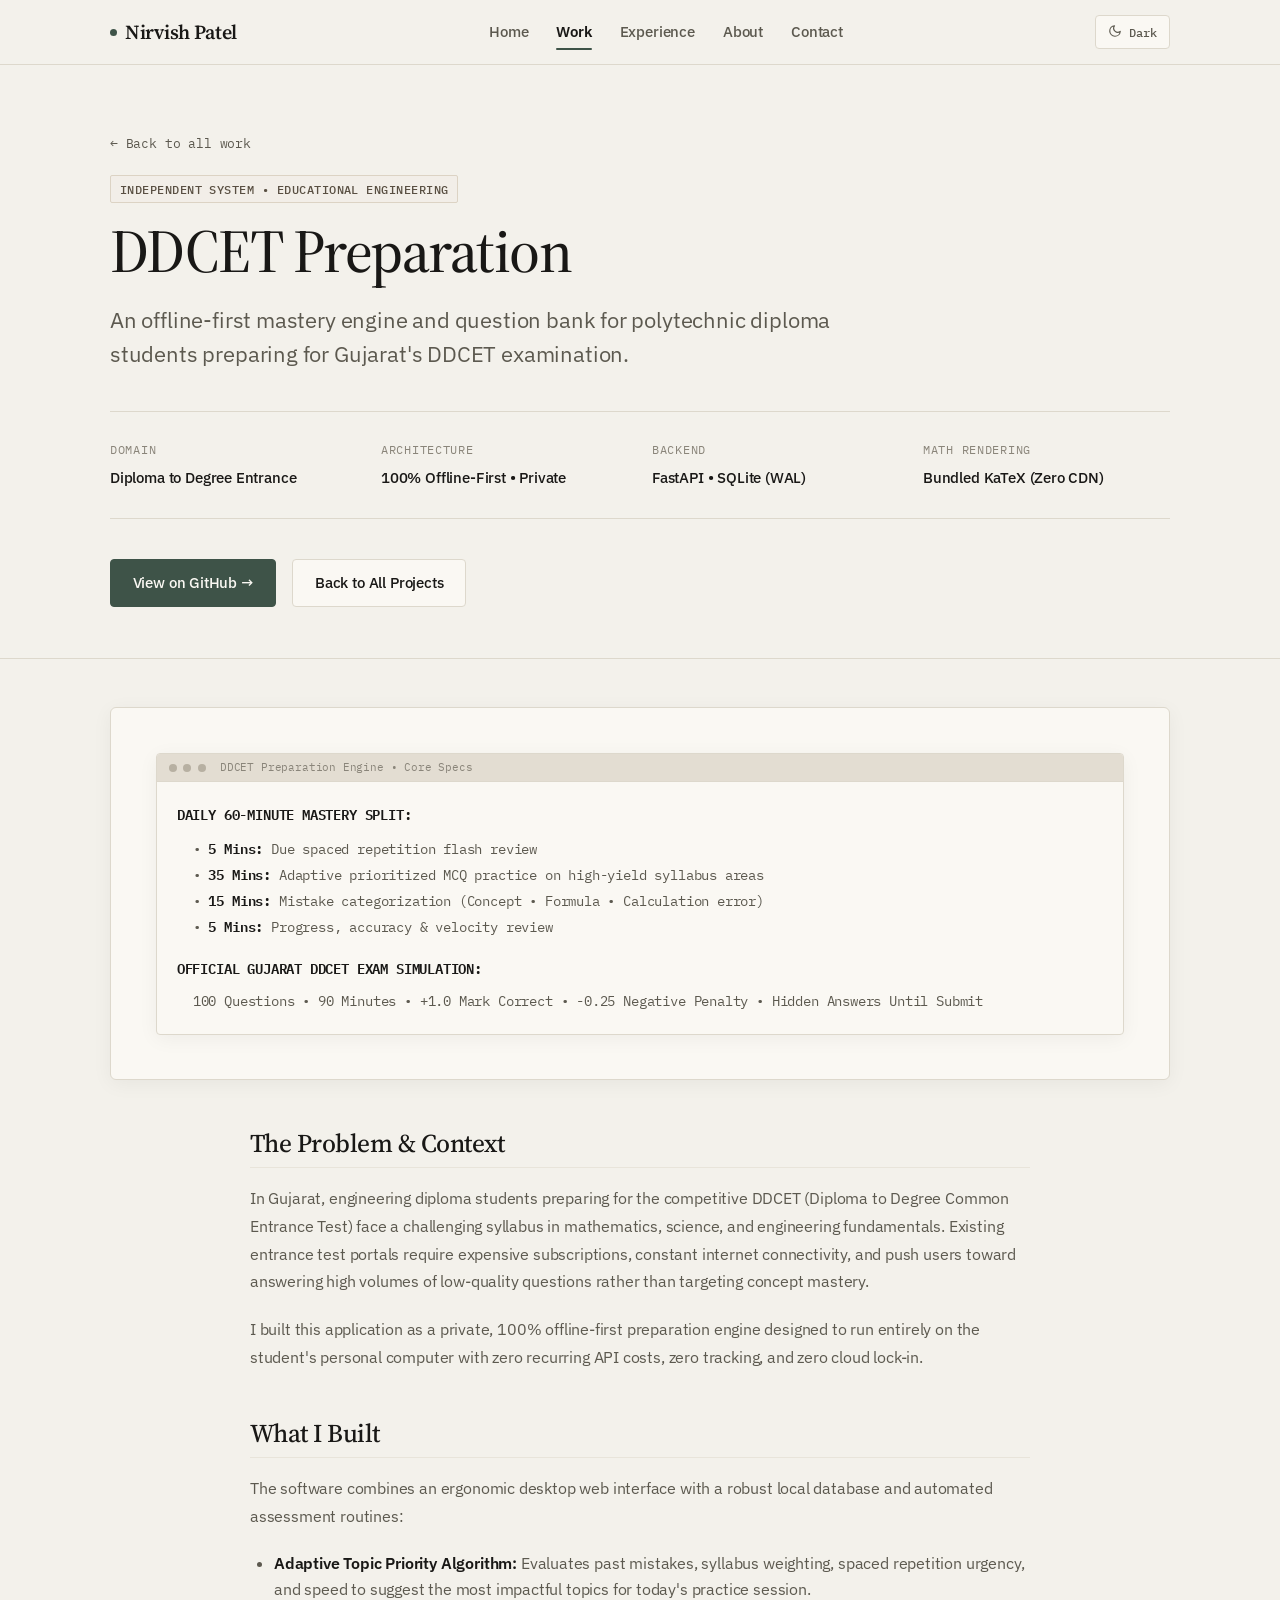
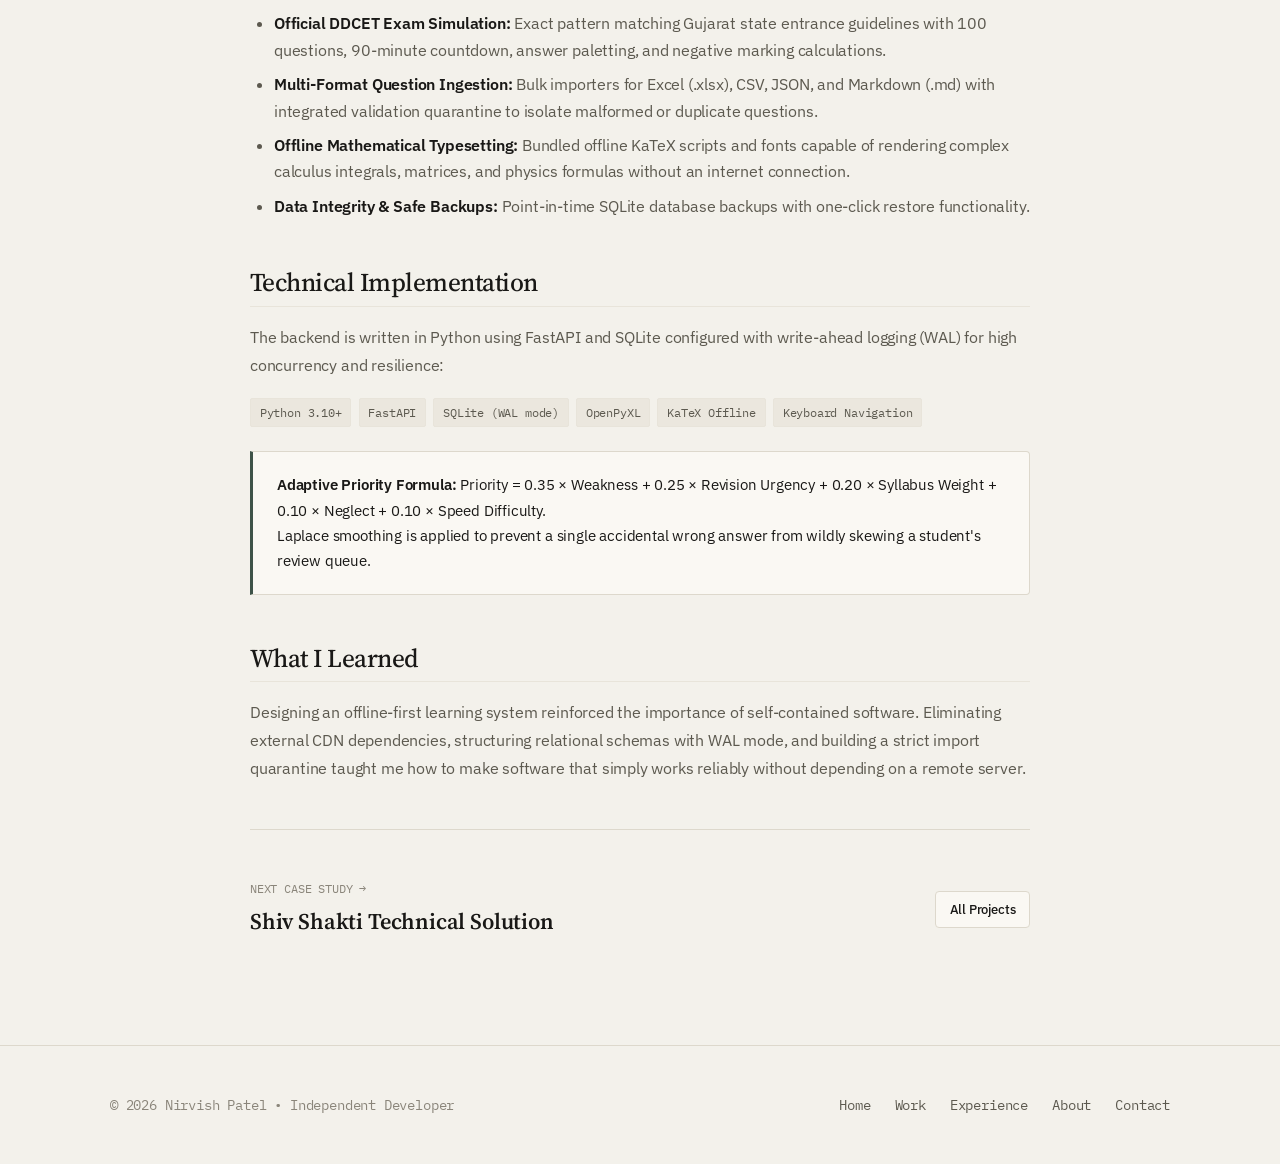
<file: work/ddcet-preparation/index.html>
<!DOCTYPE html>
<html lang="en">
<head>
  <meta charset="UTF-8">
  <meta name="viewport" content="width=device-width, initial-scale=1.0">
  <title>DDCET Preparation: Offline-First Mastery Engine &mdash; Nirvish Patel</title>
  <meta name="description" content="Technical case study of DDCET Preparation. An offline-first study system and question bank engine for polytechnic diploma students preparing for Gujarat DDCET entrance examination.">
  <meta name="author" content="Nirvish Patel">
  <meta name="robots" content="index, follow, max-image-preview:large, max-snippet:-1, max-video-preview:-1">

  <!-- Canonical URL -->
  <link rel="canonical" href="https://nirvish.madefornothing.com/work/ddcet-preparation/">

  <!-- Open Graph -->
  <meta property="og:site_name" content="Nirvish Patel">
  <meta property="og:title" content="DDCET Preparation Case Study &mdash; Nirvish Patel">
  <meta property="og:description" content="An offline-first study engine and question bank for polytechnic diploma students with adaptive priority algorithms and timed exam simulation.">
  <meta property="og:type" content="article">
  <meta property="og:url" content="https://nirvish.madefornothing.com/work/ddcet-preparation/">
  <meta property="og:image" content="https://nirvish.madefornothing.com/assets/images/profile.jpg">
  <meta property="og:locale" content="en_US">

  <!-- Twitter Card -->
  <meta name="twitter:card" content="summary_large_image">
  <meta name="twitter:title" content="DDCET Preparation Case Study &mdash; Nirvish Patel">
  <meta name="twitter:description" content="An offline-first study engine and question bank for polytechnic diploma students with adaptive priority algorithms and timed exam simulation.">
  <meta name="twitter:image" content="https://nirvish.madefornothing.com/assets/images/profile.jpg">

  <!-- JSON-LD Structured Data -->
  <script type="application/ld+json">
  {
    "@context": "https://schema.org",
    "@graph": [
      {
        "@type": "TechArticle",
        "@id": "https://nirvish.madefornothing.com/work/ddcet-preparation/#article",
        "headline": "DDCET Preparation: Offline-First Mastery Engine & Question Bank",
        "description": "Technical case study of an offline-first learning system for diploma-to-degree entrance test prep with SQLite WAL and KaTeX.",
        "author": {
          "@type": "Person",
          "name": "Nirvish Patel",
          "url": "https://nirvish.madefornothing.com/"
        },
        "publisher": {
          "@type": "Person",
          "name": "Nirvish Patel"
        },
        "url": "https://nirvish.madefornothing.com/work/ddcet-preparation/"
      },
      {
        "@type": "BreadcrumbList",
        "itemListElement": [
          {
            "@type": "ListItem",
            "position": 1,
            "name": "Home",
            "item": "https://nirvish.madefornothing.com/"
          },
          {
            "@type": "ListItem",
            "position": 2,
            "name": "Work",
            "item": "https://nirvish.madefornothing.com/work/"
          },
          {
            "@type": "ListItem",
            "position": 3,
            "name": "DDCET Preparation",
            "item": "https://nirvish.madefornothing.com/work/ddcet-preparation/"
          }
        ]
      }
    ]
  }
  </script>

  <link rel="preconnect" href="https://fonts.googleapis.com">
  <link rel="preconnect" href="https://fonts.gstatic.com" crossorigin>
  <link href="https://fonts.googleapis.com/css2?family=IBM+Plex+Mono:wght@400;500;600&family=IBM+Plex+Sans:wght@400;500;600&family=Source+Serif+4:ital,opsz,wght@0,8..60,400;0,8..60,500;0,8..60,600;1,8..60,400&display=swap" rel="stylesheet">

  <link rel="stylesheet" href="/styles.css">
  <!-- Favicon for Google Search, Browsers & Devices (Minimalist NP Logo) -->
  <link rel="icon" href="/favicon.ico" sizes="48x48">
  <link rel="icon" type="image/svg+xml" href="/favicon.svg">
  <link rel="icon" type="image/png" sizes="48x48" href="/assets/images/favicon-48x48.png">
  <link rel="icon" type="image/png" sizes="96x96" href="/assets/images/favicon-96x96.png">
  <link rel="icon" type="image/png" sizes="192x192" href="/assets/images/favicon-192x192.png">
  <link rel="apple-touch-icon" sizes="180x180" href="/assets/images/apple-touch-icon.png">

  <script>
    (function() {
      try {
        var saved = localStorage.getItem('nirvish_theme_preference');
        var theme = saved || (window.matchMedia('(prefers-color-scheme: dark)').matches ? 'dark' : 'light');
        if (theme === 'dark') {
          document.documentElement.setAttribute('data-theme', 'dark');
        } else {
          document.documentElement.removeAttribute('data-theme');
        }
      } catch (e) {}
    })();
  </script>
</head>
<body>

  <!-- Site Header -->
  <header class="site-header">
    <div class="container header-inner">
      <a href="/" class="brand-title">
        <span class="brand-dot"></span>
        <span>Nirvish Patel</span>
      </a>

      <nav class="desktop-nav" aria-label="Main Navigation">
        <a href="/" class="nav-link">Home</a>
        <a href="/work/" class="nav-link active">Work</a>
        <a href="/experience/" class="nav-link">Experience</a>
        <a href="/about/" class="nav-link">About</a>
        <a href="/contact/" class="nav-link">Contact</a>
      </nav>

      <div class="header-actions">
        <button class="theme-toggle-btn" type="button" aria-label="Toggle theme">
          <span class="theme-icon"></span>
          <span class="theme-text">Dark</span>
        </button>
        <button id="mobile-menu-btn" class="mobile-menu-btn" type="button" aria-label="Open menu" aria-expanded="false">
          ☰ Menu
        </button>
      </div>
    </div>
  </header>

  <!-- Mobile Drawer -->
  <div id="mobile-nav-drawer" class="mobile-nav-drawer" aria-label="Mobile Navigation">
    <a href="/" class="mobile-nav-link">Home</a>
    <a href="/work/" class="mobile-nav-link active">Work</a>
    <a href="/experience/" class="mobile-nav-link">Experience</a>
    <a href="/about/" class="mobile-nav-link">About</a>
    <a href="/contact/" class="mobile-nav-link">Contact</a>
  </div>

  <main>
    <!-- Case Study Hero -->
    <article class="case-study-hero">
      <div class="container">
        <a href="/work/" class="case-breadcrumb">&larr; Back to all work</a>
        <div style="margin-bottom: 0.75rem;">
          <span class="badge badge-independent">Independent System &bull; Educational Engineering</span>
        </div>
        <h1 class="case-hero-heading">DDCET Preparation</h1>
        <p class="case-hero-lead">
          An offline-first mastery engine and question bank for polytechnic diploma students preparing for Gujarat's DDCET examination.
        </p>

        <!-- Case Metadata Grid -->
        <div class="case-meta-grid">
          <div class="case-meta-item">
            <span class="case-meta-label">Domain</span>
            <span class="case-meta-val">Diploma to Degree Entrance</span>
          </div>
          <div class="case-meta-item">
            <span class="case-meta-label">Architecture</span>
            <span class="case-meta-val">100% Offline-First &bull; Private</span>
          </div>
          <div class="case-meta-item">
            <span class="case-meta-label">Backend</span>
            <span class="case-meta-val">FastAPI &bull; SQLite (WAL)</span>
          </div>
          <div class="case-meta-item">
            <span class="case-meta-label">Math Rendering</span>
            <span class="case-meta-val">Bundled KaTeX (Zero CDN)</span>
          </div>
        </div>

        <div class="case-actions-bar">
          <a href="https://github.com/Nirvishpatel47/DDCET-preparation" target="_blank" rel="noopener noreferrer" class="btn btn-primary">
            View on GitHub &rarr;
          </a>
          <a href="/work/" class="btn btn-secondary">
            Back to All Projects
          </a>
        </div>
      </div>
    </article>

    <div class="container">

      <!-- Visual Display Banner -->
      <div class="case-visual-banner">
        <div class="mockup-window">
          <div class="mockup-header">
            <span class="mockup-dot"></span><span class="mockup-dot"></span><span class="mockup-dot"></span>
            <span class="mockup-title">DDCET Preparation Engine &bull; Core Specs</span>
          </div>
          <div class="mockup-body" style="font-size: 0.88rem; line-height: 1.7;">
            <div><strong>DAILY 60-MINUTE MASTERY SPLIT:</strong></div>
            <div style="margin: 0.5rem 0 1rem 1rem;">
              &bull; <strong>5 Mins:</strong> Due spaced repetition flash review<br>
              &bull; <strong>35 Mins:</strong> Adaptive prioritized MCQ practice on high-yield syllabus areas<br>
              &bull; <strong>15 Mins:</strong> Mistake categorization (Concept &bull; Formula &bull; Calculation error)<br>
              &bull; <strong>5 Mins:</strong> Progress, accuracy &amp; velocity review
            </div>
            <div><strong>OFFICIAL GUJARAT DDCET EXAM SIMULATION:</strong></div>
            <div style="margin: 0.5rem 0 0 1rem;">
              100 Questions &bull; 90 Minutes &bull; +1.0 Mark Correct &bull; -0.25 Negative Penalty &bull; Hidden Answers Until Submit
            </div>
          </div>
        </div>
      </div>

      <!-- Narrative Sections -->
      <div class="case-prose-section">

        <section class="case-prose-block">
          <h2 class="case-prose-title">The Problem &amp; Context</h2>
          <p>
            In Gujarat, engineering diploma students preparing for the competitive DDCET (Diploma to Degree Common Entrance Test) face a challenging syllabus in mathematics, science, and engineering fundamentals. Existing entrance test portals require expensive subscriptions, constant internet connectivity, and push users toward answering high volumes of low-quality questions rather than targeting concept mastery.
          </p>
          <p>
            I built this application as a private, 100% offline-first preparation engine designed to run entirely on the student's personal computer with zero recurring API costs, zero tracking, and zero cloud lock-in.
          </p>
        </section>

        <section class="case-prose-block">
          <h2 class="case-prose-title">What I Built</h2>
          <p>
            The software combines an ergonomic desktop web interface with a robust local database and automated assessment routines:
          </p>
          <ul>
            <li><strong>Adaptive Topic Priority Algorithm:</strong> Evaluates past mistakes, syllabus weighting, spaced repetition urgency, and speed to suggest the most impactful topics for today's practice session.</li>
            <li><strong>Official DDCET Exam Simulation:</strong> Exact pattern matching Gujarat state entrance guidelines with 100 questions, 90-minute countdown, answer paletting, and negative marking calculations.</li>
            <li><strong>Multi-Format Question Ingestion:</strong> Bulk importers for Excel (.xlsx), CSV, JSON, and Markdown (.md) with integrated validation quarantine to isolate malformed or duplicate questions.</li>
            <li><strong>Offline Mathematical Typesetting:</strong> Bundled offline KaTeX scripts and fonts capable of rendering complex calculus integrals, matrices, and physics formulas without an internet connection.</li>
            <li><strong>Data Integrity &amp; Safe Backups:</strong> Point-in-time SQLite database backups with one-click restore functionality.</li>
          </ul>
        </section>

        <section class="case-prose-block">
          <h2 class="case-prose-title">Technical Implementation</h2>
          <p>
            The backend is written in Python using FastAPI and SQLite configured with write-ahead logging (WAL) for high concurrency and resilience:
          </p>
          <div class="tech-pills-row" style="margin-bottom: 1.5rem;">
            <span class="tech-pill">Python 3.10+</span>
            <span class="tech-pill">FastAPI</span>
            <span class="tech-pill">SQLite (WAL mode)</span>
            <span class="tech-pill">OpenPyXL</span>
            <span class="tech-pill">KaTeX Offline</span>
            <span class="tech-pill">Keyboard Navigation</span>
          </div>
          <div class="case-callout-box">
            <strong>Adaptive Priority Formula:</strong>
            Priority = 0.35 &times; Weakness + 0.25 &times; Revision Urgency + 0.20 &times; Syllabus Weight + 0.10 &times; Neglect + 0.10 &times; Speed Difficulty.<br>
            Laplace smoothing is applied to prevent a single accidental wrong answer from wildly skewing a student's review queue.
          </div>
        </section>

        <section class="case-prose-block">
          <h2 class="case-prose-title">What I Learned</h2>
          <p>
            Designing an offline-first learning system reinforced the importance of self-contained software. Eliminating external CDN dependencies, structuring relational schemas with WAL mode, and building a strict import quarantine taught me how to make software that simply works reliably without depending on a remote server.
          </p>
        </section>

        <!-- Next Project Footer -->
        <div class="case-next-footer">
          <a href="/work/shivshakti-tech/" class="case-next-link">
            <span class="case-next-label">Next Case Study &rarr;</span>
            <span class="case-next-title">Shiv Shakti Technical Solution</span>
          </a>
          <a href="/work/" class="btn btn-secondary btn-sm">All Projects</a>
        </div>

      </div>

    </div>
  </main>

  <footer class="site-footer">
    <div class="container footer-inner">
      <div>&copy; 2026 Nirvish Patel &bull; Independent Developer</div>
      <nav class="footer-nav">
        <a href="/">Home</a>
        <a href="/work/">Work</a>
        <a href="/experience/">Experience</a>
        <a href="/about/">About</a>
        <a href="/contact/">Contact</a>
      </nav>
    </div>
  </footer>

  <script src="/script.js"></script>
</body>
</html>
</file>
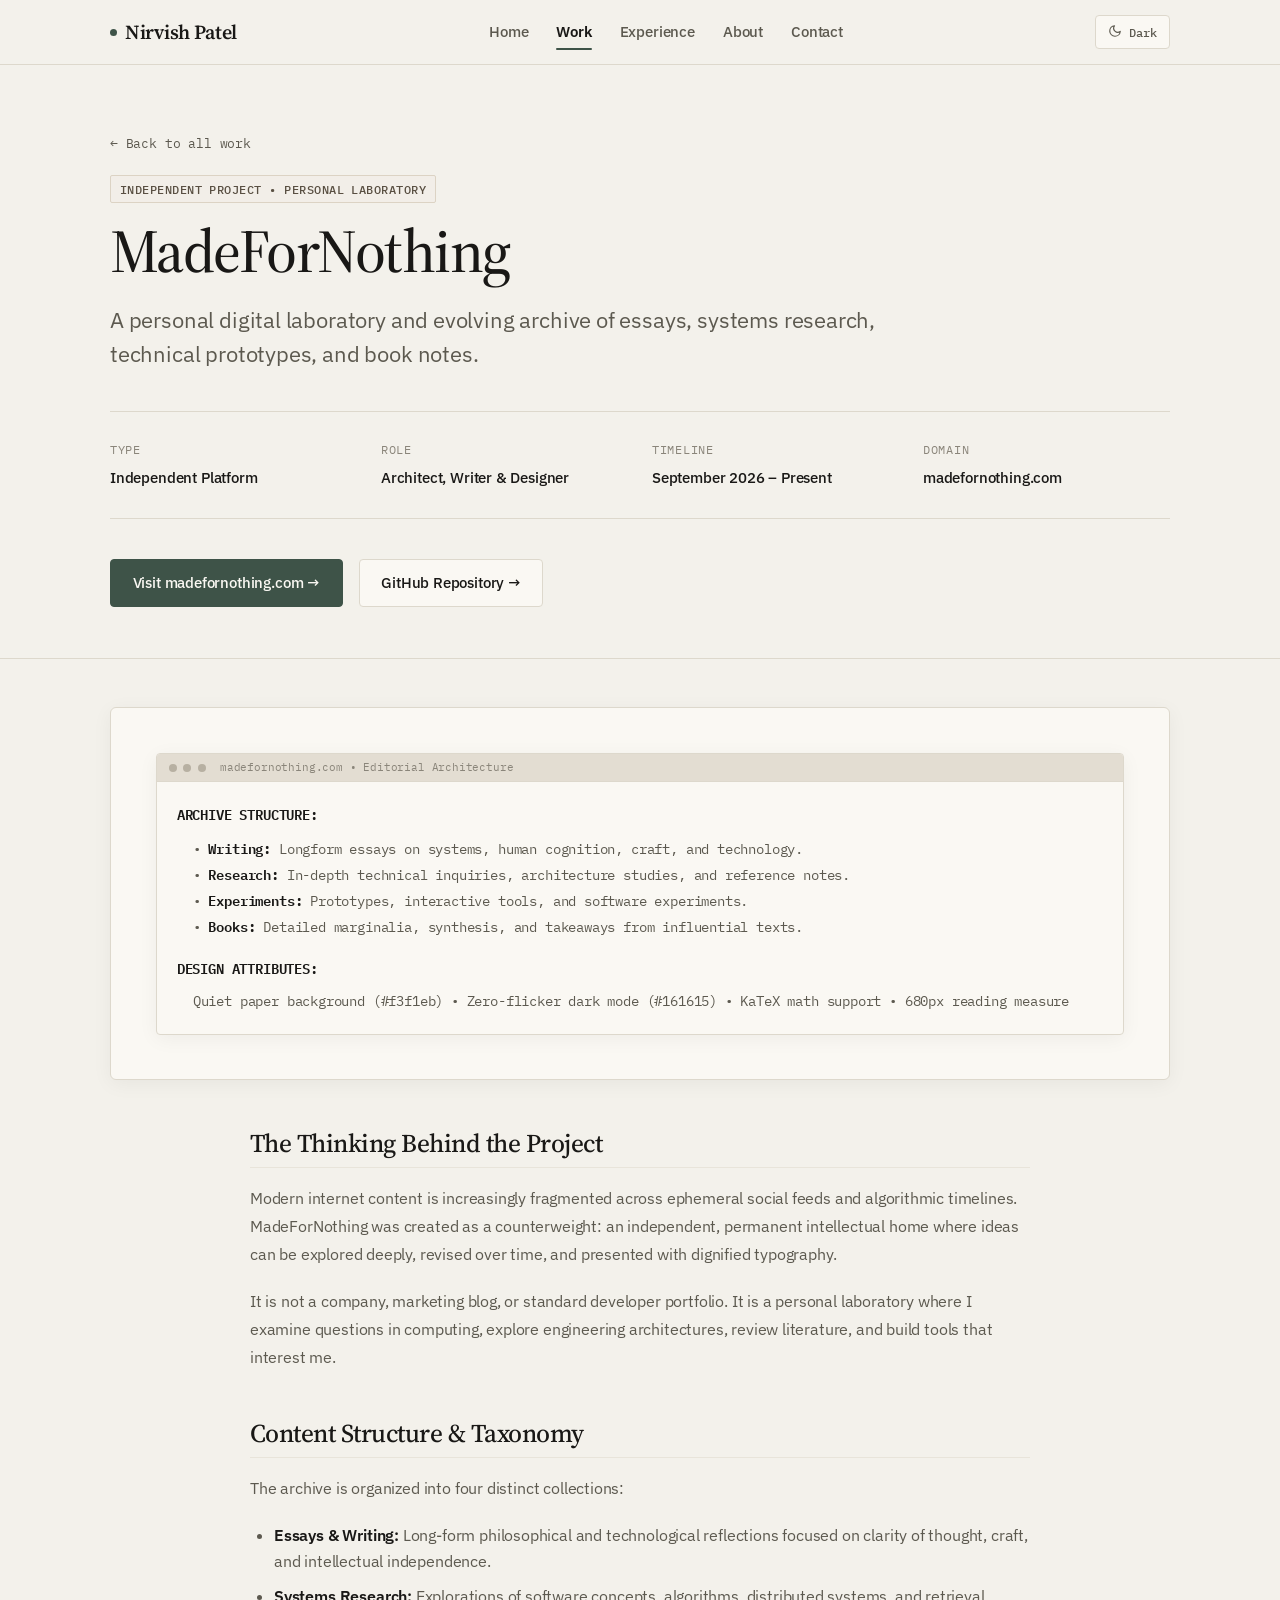
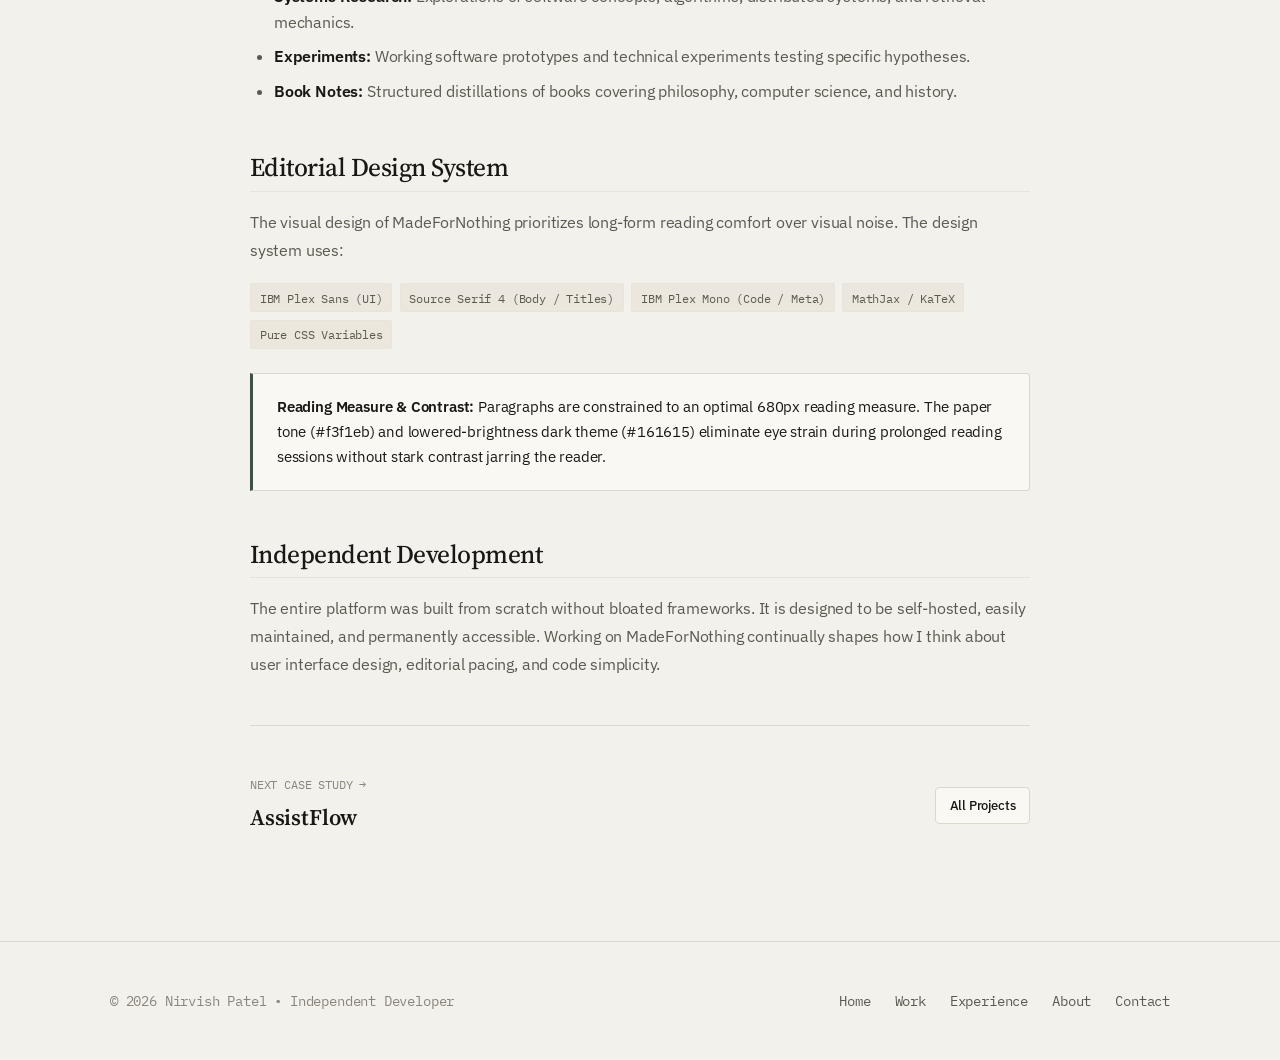
<file: work/madefornothing/index.html>
<!DOCTYPE html>
<html lang="en">
<head>
  <meta charset="UTF-8">
  <meta name="viewport" content="width=device-width, initial-scale=1.0">
  <title>MadeForNothing: Case Study &amp; Design System &mdash; Nirvish Patel</title>
  <meta name="description" content="Technical and design case study of MadeForNothing. An independent digital laboratory, archive of essays, systems research, and book reflections designed for deep reading.">
  <meta name="author" content="Nirvish Patel">
  <meta name="robots" content="index, follow, max-image-preview:large, max-snippet:-1, max-video-preview:-1">

  <!-- Canonical URL -->
  <link rel="canonical" href="https://nirvish.madefornothing.com/work/madefornothing/">

  <!-- Open Graph -->
  <meta property="og:site_name" content="Nirvish Patel">
  <meta property="og:title" content="MadeForNothing Case Study &mdash; Nirvish Patel">
  <meta property="og:description" content="An evolving archive of essays, systems research, and technical prototypes built with a bespoke editorial reading design system.">
  <meta property="og:type" content="article">
  <meta property="og:url" content="https://nirvish.madefornothing.com/work/madefornothing/">
  <meta property="og:image" content="https://nirvish.madefornothing.com/assets/images/profile.jpg">
  <meta property="og:locale" content="en_US">

  <!-- Twitter Card -->
  <meta name="twitter:card" content="summary_large_image">
  <meta name="twitter:title" content="MadeForNothing Case Study &mdash; Nirvish Patel">
  <meta name="twitter:description" content="An evolving archive of essays, systems research, and technical prototypes built with a bespoke editorial reading design system.">
  <meta name="twitter:image" content="https://nirvish.madefornothing.com/assets/images/profile.jpg">

  <!-- JSON-LD Structured Data -->
  <script type="application/ld+json">
  {
    "@context": "https://schema.org",
    "@graph": [
      {
        "@type": "TechArticle",
        "@id": "https://nirvish.madefornothing.com/work/madefornothing/#article",
        "headline": "MadeForNothing: A Personal Laboratory & Editorial Design System",
        "description": "Case study of MadeForNothing, an evolving archive of essays, research, and book notes designed with quiet typography.",
        "author": {
          "@type": "Person",
          "name": "Nirvish Patel",
          "url": "https://nirvish.madefornothing.com/"
        },
        "publisher": {
          "@type": "Person",
          "name": "Nirvish Patel"
        },
        "url": "https://nirvish.madefornothing.com/work/madefornothing/"
      },
      {
        "@type": "BreadcrumbList",
        "itemListElement": [
          {
            "@type": "ListItem",
            "position": 1,
            "name": "Home",
            "item": "https://nirvish.madefornothing.com/"
          },
          {
            "@type": "ListItem",
            "position": 2,
            "name": "Work",
            "item": "https://nirvish.madefornothing.com/work/"
          },
          {
            "@type": "ListItem",
            "position": 3,
            "name": "MadeForNothing",
            "item": "https://nirvish.madefornothing.com/work/madefornothing/"
          }
        ]
      }
    ]
  }
  </script>

  <link rel="preconnect" href="https://fonts.googleapis.com">
  <link rel="preconnect" href="https://fonts.gstatic.com" crossorigin>
  <link href="https://fonts.googleapis.com/css2?family=IBM+Plex+Mono:wght@400;500;600&family=IBM+Plex+Sans:wght@400;500;600&family=Source+Serif+4:ital,opsz,wght@0,8..60,400;0,8..60,600;1,8..60,400&display=swap" rel="stylesheet">

  <link rel="stylesheet" href="/styles.css">
  <!-- Favicon for Google Search, Browsers & Devices (Minimalist NP Logo) -->
  <link rel="icon" href="/favicon.ico" sizes="48x48">
  <link rel="icon" type="image/svg+xml" href="/favicon.svg">
  <link rel="icon" type="image/png" sizes="48x48" href="/assets/images/favicon-48x48.png">
  <link rel="icon" type="image/png" sizes="96x96" href="/assets/images/favicon-96x96.png">
  <link rel="icon" type="image/png" sizes="192x192" href="/assets/images/favicon-192x192.png">
  <link rel="apple-touch-icon" sizes="180x180" href="/assets/images/apple-touch-icon.png">

  <script>
    (function() {
      try {
        var saved = localStorage.getItem('nirvish_theme_preference');
        var theme = saved || (window.matchMedia('(prefers-color-scheme: dark)').matches ? 'dark' : 'light');
        if (theme === 'dark') {
          document.documentElement.setAttribute('data-theme', 'dark');
        } else {
          document.documentElement.removeAttribute('data-theme');
        }
      } catch (e) {}
    })();
  </script>
</head>
<body>

  <!-- Site Header -->
  <header class="site-header">
    <div class="container header-inner">
      <a href="/" class="brand-title">
        <span class="brand-dot"></span>
        <span>Nirvish Patel</span>
      </a>

      <nav class="desktop-nav" aria-label="Main Navigation">
        <a href="/" class="nav-link">Home</a>
        <a href="/work/" class="nav-link active">Work</a>
        <a href="/experience/" class="nav-link">Experience</a>
        <a href="/about/" class="nav-link">About</a>
        <a href="/contact/" class="nav-link">Contact</a>
      </nav>

      <div class="header-actions">
        <button class="theme-toggle-btn" type="button" aria-label="Toggle theme">
          <span class="theme-icon"></span>
          <span class="theme-text">Dark</span>
        </button>
        <button id="mobile-menu-btn" class="mobile-menu-btn" type="button" aria-label="Open menu" aria-expanded="false">
          ☰ Menu
        </button>
      </div>
    </div>
  </header>

  <!-- Mobile Drawer -->
  <div id="mobile-nav-drawer" class="mobile-nav-drawer" aria-label="Mobile Navigation">
    <a href="/" class="mobile-nav-link">Home</a>
    <a href="/work/" class="mobile-nav-link active">Work</a>
    <a href="/experience/" class="mobile-nav-link">Experience</a>
    <a href="/about/" class="mobile-nav-link">About</a>
    <a href="/contact/" class="mobile-nav-link">Contact</a>
  </div>

  <main>
    <!-- Case Study Hero -->
    <article class="case-study-hero">
      <div class="container">
        <a href="/work/" class="case-breadcrumb">&larr; Back to all work</a>
        <div style="margin-bottom: 0.75rem;">
          <span class="badge badge-independent">Independent Project &bull; Personal Laboratory</span>
        </div>
        <h1 class="case-hero-heading">MadeForNothing</h1>
        <p class="case-hero-lead">
          A personal digital laboratory and evolving archive of essays, systems research, technical prototypes, and book notes.
        </p>

        <!-- Case Metadata Grid -->
        <div class="case-meta-grid">
          <div class="case-meta-item">
            <span class="case-meta-label">Type</span>
            <span class="case-meta-val">Independent Platform</span>
          </div>
          <div class="case-meta-item">
            <span class="case-meta-label">Role</span>
            <span class="case-meta-val">Architect, Writer &amp; Designer</span>
          </div>
          <div class="case-meta-item">
            <span class="case-meta-label">Timeline</span>
            <span class="case-meta-val">September 2026 – Present</span>
          </div>
          <div class="case-meta-item">
            <span class="case-meta-label">Domain</span>
            <span class="case-meta-val">madefornothing.com</span>
          </div>
        </div>

        <div class="case-actions-bar">
          <a href="https://madefornothing.com/" target="_blank" rel="noopener noreferrer" class="btn btn-primary">
            Visit madefornothing.com &rarr;
          </a>
          <a href="https://github.com/Nirvishpatel47/MadeForNothing" target="_blank" rel="noopener noreferrer" class="btn btn-secondary">
            GitHub Repository &rarr;
          </a>
        </div>
      </div>
    </article>

    <div class="container">

      <!-- Visual Display Banner -->
      <div class="case-visual-banner">
        <div class="mockup-window">
          <div class="mockup-header">
            <span class="mockup-dot"></span><span class="mockup-dot"></span><span class="mockup-dot"></span>
            <span class="mockup-title">madefornothing.com &bull; Editorial Architecture</span>
          </div>
          <div class="mockup-body" style="font-size: 0.88rem; line-height: 1.7;">
            <div><strong>ARCHIVE STRUCTURE:</strong></div>
            <div style="margin: 0.5rem 0 1rem 1rem;">
              &bull; <strong>Writing:</strong> Longform essays on systems, human cognition, craft, and technology.<br>
              &bull; <strong>Research:</strong> In-depth technical inquiries, architecture studies, and reference notes.<br>
              &bull; <strong>Experiments:</strong> Prototypes, interactive tools, and software experiments.<br>
              &bull; <strong>Books:</strong> Detailed marginalia, synthesis, and takeaways from influential texts.
            </div>
            <div><strong>DESIGN ATTRIBUTES:</strong></div>
            <div style="margin: 0.5rem 0 0 1rem;">
              Quiet paper background (#f3f1eb) &bull; Zero-flicker dark mode (#161615) &bull; KaTeX math support &bull; 680px reading measure
            </div>
          </div>
        </div>
      </div>

      <!-- Narrative Sections -->
      <div class="case-prose-section">

        <section class="case-prose-block">
          <h2 class="case-prose-title">The Thinking Behind the Project</h2>
          <p>
            Modern internet content is increasingly fragmented across ephemeral social feeds and algorithmic timelines. MadeForNothing was created as a counterweight: an independent, permanent intellectual home where ideas can be explored deeply, revised over time, and presented with dignified typography.
          </p>
          <p>
            It is not a company, marketing blog, or standard developer portfolio. It is a personal laboratory where I examine questions in computing, explore engineering architectures, review literature, and build tools that interest me.
          </p>
        </section>

        <section class="case-prose-block">
          <h2 class="case-prose-title">Content Structure &amp; Taxonomy</h2>
          <p>
            The archive is organized into four distinct collections:
          </p>
          <ul>
            <li><strong>Essays &amp; Writing:</strong> Long-form philosophical and technological reflections focused on clarity of thought, craft, and intellectual independence.</li>
            <li><strong>Systems Research:</strong> Explorations of software concepts, algorithms, distributed systems, and retrieval mechanics.</li>
            <li><strong>Experiments:</strong> Working software prototypes and technical experiments testing specific hypotheses.</li>
            <li><strong>Book Notes:</strong> Structured distillations of books covering philosophy, computer science, and history.</li>
          </ul>
        </section>

        <section class="case-prose-block">
          <h2 class="case-prose-title">Editorial Design System</h2>
          <p>
            The visual design of MadeForNothing prioritizes long-form reading comfort over visual noise. The design system uses:
          </p>
          <div class="tech-pills-row" style="margin-bottom: 1.5rem;">
            <span class="tech-pill">IBM Plex Sans (UI)</span>
            <span class="tech-pill">Source Serif 4 (Body / Titles)</span>
            <span class="tech-pill">IBM Plex Mono (Code / Meta)</span>
            <span class="tech-pill">MathJax / KaTeX</span>
            <span class="tech-pill">Pure CSS Variables</span>
          </div>
          <div class="case-callout-box">
            <strong>Reading Measure &amp; Contrast:</strong> Paragraphs are constrained to an optimal 680px reading measure. The paper tone (#f3f1eb) and lowered-brightness dark theme (#161615) eliminate eye strain during prolonged reading sessions without stark contrast jarring the reader.
          </div>
        </section>

        <section class="case-prose-block">
          <h2 class="case-prose-title">Independent Development</h2>
          <p>
            The entire platform was built from scratch without bloated frameworks. It is designed to be self-hosted, easily maintained, and permanently accessible. Working on MadeForNothing continually shapes how I think about user interface design, editorial pacing, and code simplicity.
          </p>
        </section>

        <!-- Next Project Footer -->
        <div class="case-next-footer">
          <a href="/work/assistflow/" class="case-next-link">
            <span class="case-next-label">Next Case Study &rarr;</span>
            <span class="case-next-title">AssistFlow</span>
          </a>
          <a href="/work/" class="btn btn-secondary btn-sm">All Projects</a>
        </div>

      </div>

    </div>
  </main>

  <footer class="site-footer">
    <div class="container footer-inner">
      <div>&copy; 2026 Nirvish Patel &bull; Independent Developer</div>
      <nav class="footer-nav">
        <a href="/">Home</a>
        <a href="/work/">Work</a>
        <a href="/experience/">Experience</a>
        <a href="/about/">About</a>
        <a href="/contact/">Contact</a>
      </nav>
    </div>
  </footer>

  <script src="/script.js"></script>
</body>
</html>
</file>
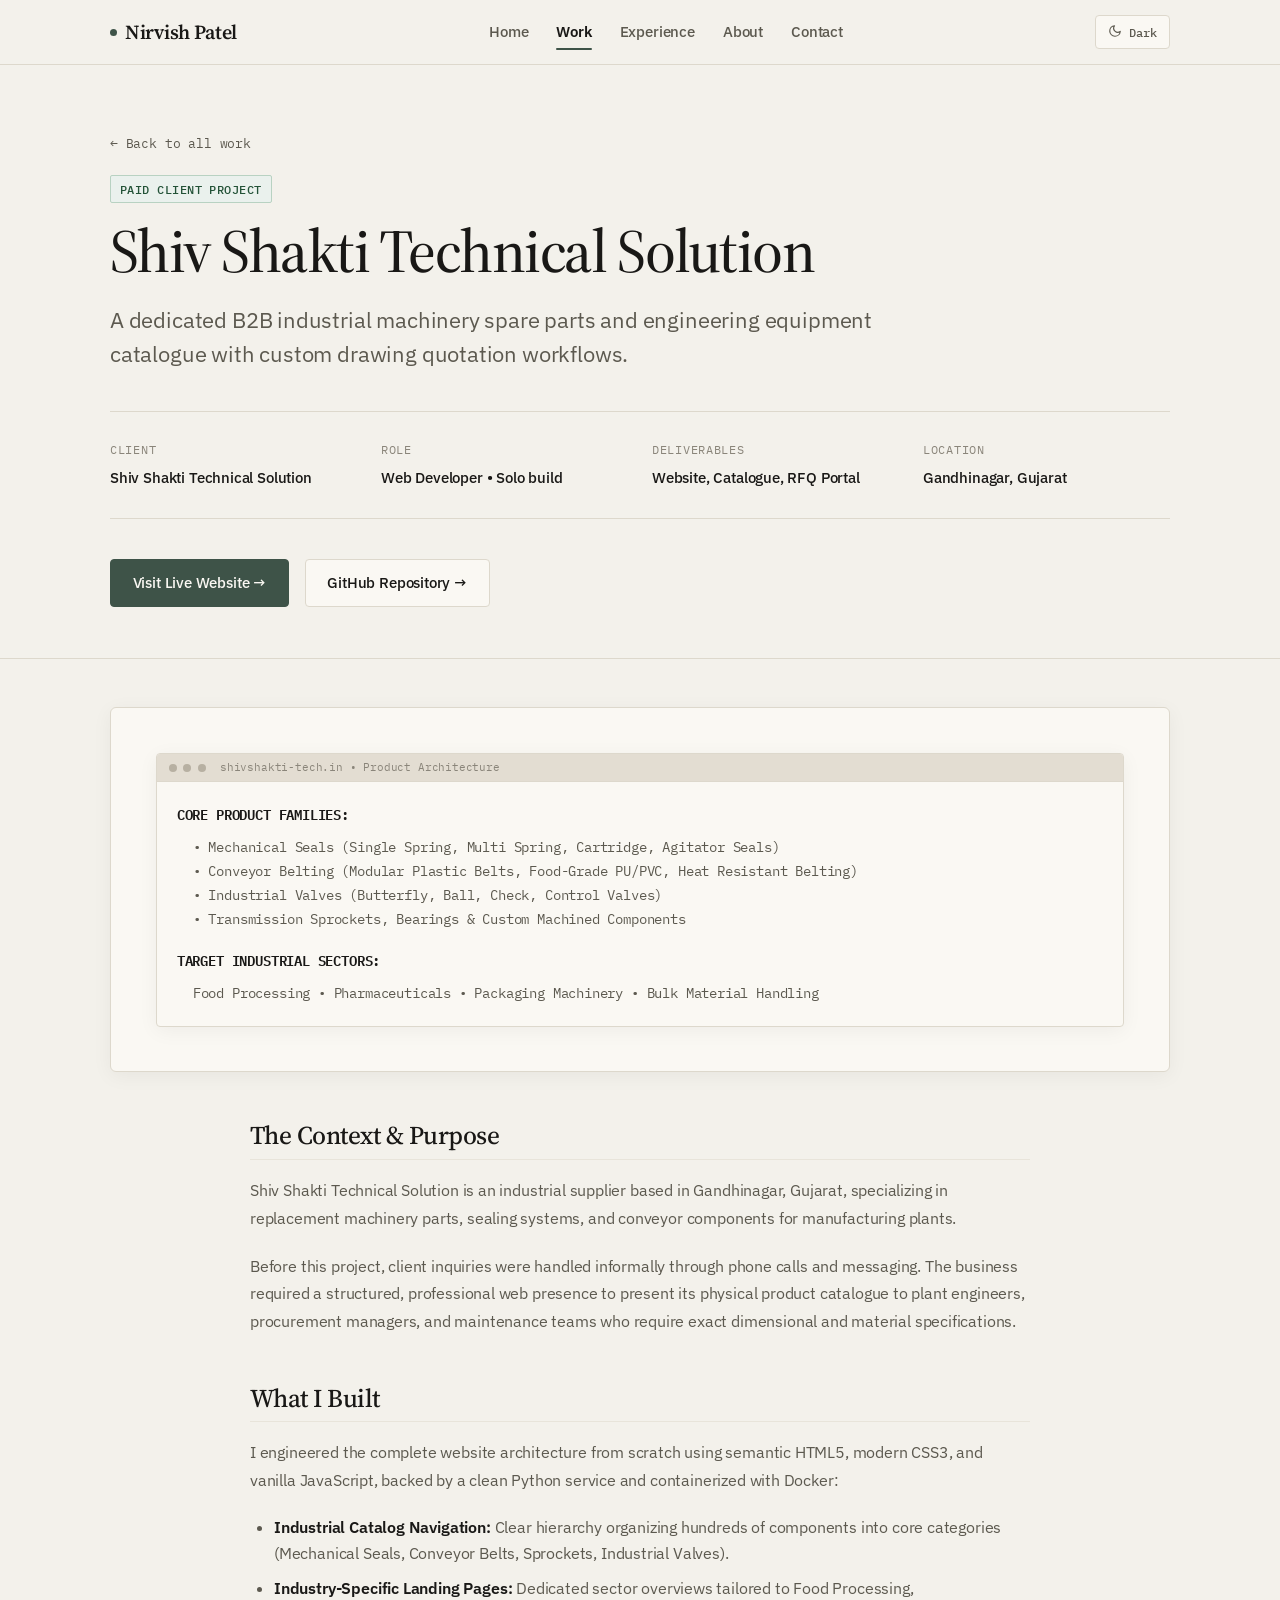
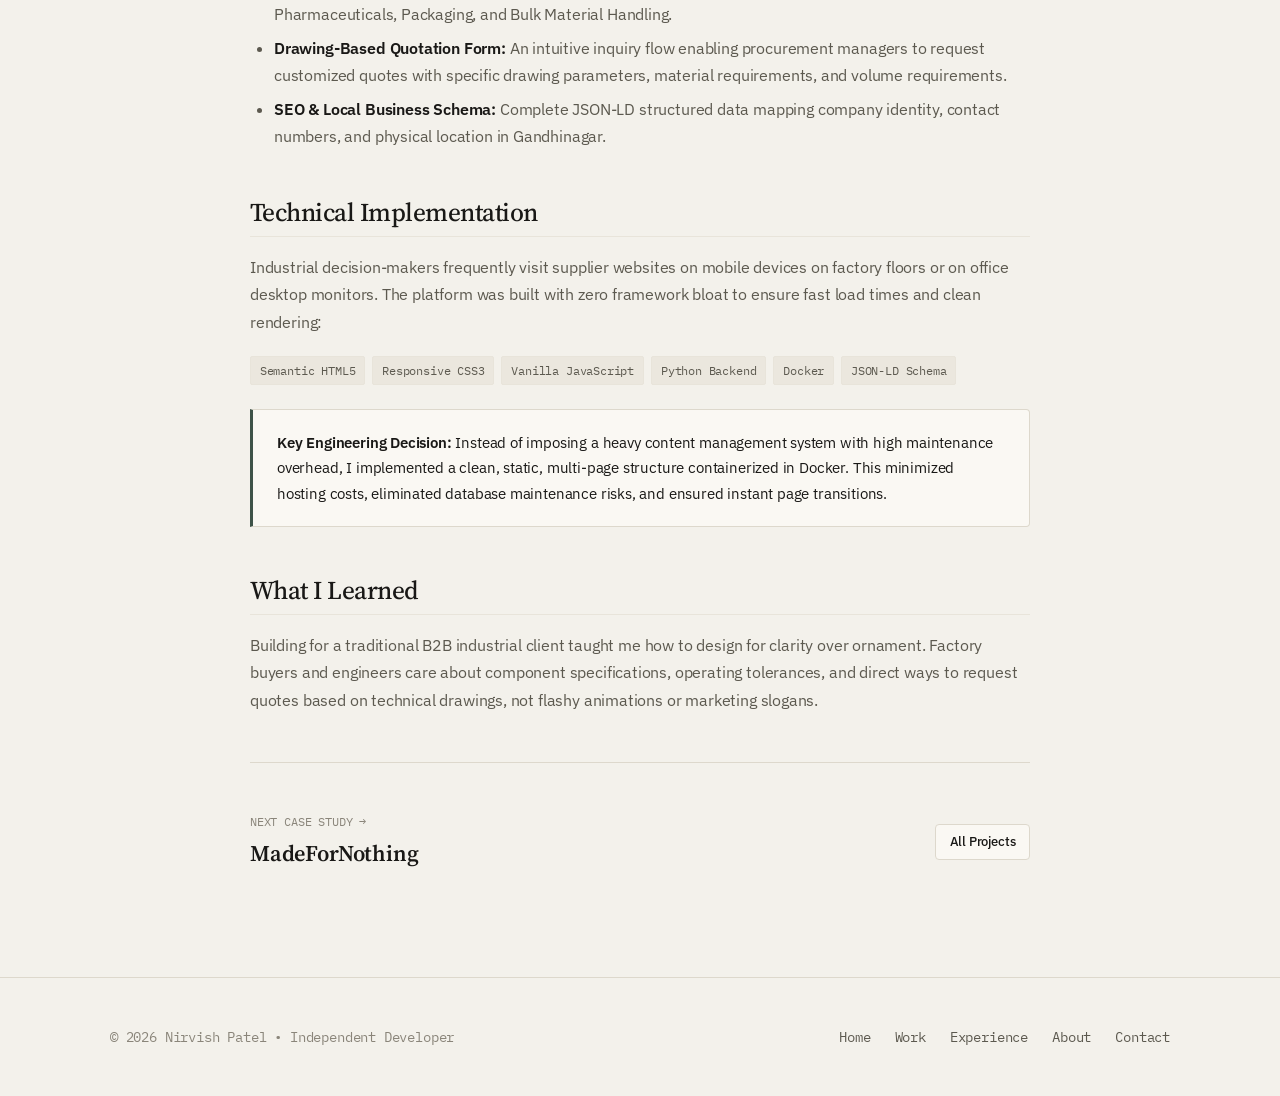
<file: work/shivshakti-tech/index.html>
<!DOCTYPE html>
<html lang="en">
<head>
  <meta charset="UTF-8">
  <meta name="viewport" content="width=device-width, initial-scale=1.0">
  <title>Shiv Shakti Technical Solution: Industrial B2B Platform &mdash; Nirvish Patel</title>
  <meta name="description" content="Technical case study of Shiv Shakti Technical Solution. Industrial machinery spare parts catalogue and quotation platform built for enterprise B2B manufacturing clients.">
  <meta name="author" content="Nirvish Patel">
  <meta name="robots" content="index, follow, max-image-preview:large, max-snippet:-1, max-video-preview:-1">

  <!-- Canonical URL -->
  <link rel="canonical" href="https://nirvish.madefornothing.com/work/shivshakti-tech/">

  <!-- Open Graph -->
  <meta property="og:site_name" content="Nirvish Patel">
  <meta property="og:title" content="Shiv Shakti Technical Solution Case Study &mdash; Nirvish Patel">
  <meta property="og:description" content="B2B industrial machinery spare parts catalogue and custom drawing quotation portal engineered for enterprise manufacturers.">
  <meta property="og:type" content="article">
  <meta property="og:url" content="https://nirvish.madefornothing.com/work/shivshakti-tech/">
  <meta property="og:image" content="https://nirvish.madefornothing.com/assets/images/profile.jpg">
  <meta property="og:locale" content="en_US">

  <!-- Twitter Card -->
  <meta name="twitter:card" content="summary_large_image">
  <meta name="twitter:title" content="Shiv Shakti Technical Solution Case Study &mdash; Nirvish Patel">
  <meta name="twitter:description" content="B2B industrial machinery spare parts catalogue and custom drawing quotation portal engineered for enterprise manufacturers.">
  <meta name="twitter:image" content="https://nirvish.madefornothing.com/assets/images/profile.jpg">

  <!-- JSON-LD Structured Data -->
  <script type="application/ld+json">
  {
    "@context": "https://schema.org",
    "@graph": [
      {
        "@type": "TechArticle",
        "@id": "https://nirvish.madefornothing.com/work/shivshakti-tech/#article",
        "headline": "Shiv Shakti Technical Solution: B2B Industrial Machinery Catalogue & Quotation Platform",
        "description": "Case study of Shiv Shakti Technical Solution, an industrial machinery spare parts catalogue built for enterprise manufacturing clients.",
        "author": {
          "@type": "Person",
          "name": "Nirvish Patel",
          "url": "https://nirvish.madefornothing.com/"
        },
        "publisher": {
          "@type": "Person",
          "name": "Nirvish Patel"
        },
        "url": "https://nirvish.madefornothing.com/work/shivshakti-tech/"
      },
      {
        "@type": "BreadcrumbList",
        "itemListElement": [
          {
            "@type": "ListItem",
            "position": 1,
            "name": "Home",
            "item": "https://nirvish.madefornothing.com/"
          },
          {
            "@type": "ListItem",
            "position": 2,
            "name": "Work",
            "item": "https://nirvish.madefornothing.com/work/"
          },
          {
            "@type": "ListItem",
            "position": 3,
            "name": "Shiv Shakti Technical Solution",
            "item": "https://nirvish.madefornothing.com/work/shivshakti-tech/"
          }
        ]
      }
    ]
  }
  </script>

  <link rel="preconnect" href="https://fonts.googleapis.com">
  <link rel="preconnect" href="https://fonts.gstatic.com" crossorigin>
  <link href="https://fonts.googleapis.com/css2?family=IBM+Plex+Mono:wght@400;500;600&family=IBM+Plex+Sans:wght@400;500;600&family=Source+Serif+4:ital,opsz,wght@0,8..60,400;0,8..60,600;1,8..60,400&display=swap" rel="stylesheet">

  <link rel="stylesheet" href="/styles.css">
  <!-- Favicon for Google Search, Browsers & Devices (Minimalist NP Logo) -->
  <link rel="icon" href="/favicon.ico" sizes="48x48">
  <link rel="icon" type="image/svg+xml" href="/favicon.svg">
  <link rel="icon" type="image/png" sizes="48x48" href="/assets/images/favicon-48x48.png">
  <link rel="icon" type="image/png" sizes="96x96" href="/assets/images/favicon-96x96.png">
  <link rel="icon" type="image/png" sizes="192x192" href="/assets/images/favicon-192x192.png">
  <link rel="apple-touch-icon" sizes="180x180" href="/assets/images/apple-touch-icon.png">

  <script>
    (function() {
      try {
        var saved = localStorage.getItem('nirvish_theme_preference');
        var theme = saved || (window.matchMedia('(prefers-color-scheme: dark)').matches ? 'dark' : 'light');
        if (theme === 'dark') {
          document.documentElement.setAttribute('data-theme', 'dark');
        } else {
          document.documentElement.removeAttribute('data-theme');
        }
      } catch (e) {}
    })();
  </script>
</head>
<body>

  <!-- Site Header -->
  <header class="site-header">
    <div class="container header-inner">
      <a href="/" class="brand-title">
        <span class="brand-dot"></span>
        <span>Nirvish Patel</span>
      </a>

      <nav class="desktop-nav" aria-label="Main Navigation">
        <a href="/" class="nav-link">Home</a>
        <a href="/work/" class="nav-link active">Work</a>
        <a href="/experience/" class="nav-link">Experience</a>
        <a href="/about/" class="nav-link">About</a>
        <a href="/contact/" class="nav-link">Contact</a>
      </nav>

      <div class="header-actions">
        <button class="theme-toggle-btn" type="button" aria-label="Toggle theme">
          <span class="theme-icon"></span>
          <span class="theme-text">Dark</span>
        </button>
        <button id="mobile-menu-btn" class="mobile-menu-btn" type="button" aria-label="Open menu" aria-expanded="false">
          ☰ Menu
        </button>
      </div>
    </div>
  </header>

  <!-- Mobile Drawer -->
  <div id="mobile-nav-drawer" class="mobile-nav-drawer" aria-label="Mobile Navigation">
    <a href="/" class="mobile-nav-link">Home</a>
    <a href="/work/" class="mobile-nav-link active">Work</a>
    <a href="/experience/" class="mobile-nav-link">Experience</a>
    <a href="/about/" class="mobile-nav-link">About</a>
    <a href="/contact/" class="mobile-nav-link">Contact</a>
  </div>

  <main>
    <!-- Case Study Hero -->
    <article class="case-study-hero">
      <div class="container">
        <a href="/work/" class="case-breadcrumb">&larr; Back to all work</a>
        <div style="margin-bottom: 0.75rem;">
          <span class="badge badge-client">Paid Client Project</span>
        </div>
        <h1 class="case-hero-heading">Shiv Shakti Technical Solution</h1>
        <p class="case-hero-lead">
          A dedicated B2B industrial machinery spare parts and engineering equipment catalogue with custom drawing quotation workflows.
        </p>

        <!-- Case Metadata Grid -->
        <div class="case-meta-grid">
          <div class="case-meta-item">
            <span class="case-meta-label">Client</span>
            <span class="case-meta-val">Shiv Shakti Technical Solution</span>
          </div>
          <div class="case-meta-item">
            <span class="case-meta-label">Role</span>
            <span class="case-meta-val">Web Developer &bull; Solo build</span>
          </div>
          <div class="case-meta-item">
            <span class="case-meta-label">Deliverables</span>
            <span class="case-meta-val">Website, Catalogue, RFQ Portal</span>
          </div>
          <div class="case-meta-item">
            <span class="case-meta-label">Location</span>
            <span class="case-meta-val">Gandhinagar, Gujarat</span>
          </div>
        </div>

        <div class="case-actions-bar">
          <a href="https://shivshakti-tech.in/" target="_blank" rel="noopener noreferrer" class="btn btn-primary">
            Visit Live Website &rarr;
          </a>
          <a href="https://github.com/Nirvishpatel47/ShivShaktiTechnicalSolutions" target="_blank" rel="noopener noreferrer" class="btn btn-secondary">
            GitHub Repository &rarr;
          </a>
        </div>
      </div>
    </article>

    <!-- Case Study Body -->
    <div class="container">
      
      <!-- Visual Display Banner -->
      <div class="case-visual-banner">
        <div class="mockup-window">
          <div class="mockup-header">
            <span class="mockup-dot"></span><span class="mockup-dot"></span><span class="mockup-dot"></span>
            <span class="mockup-title">shivshakti-tech.in &bull; Product Architecture</span>
          </div>
          <div class="mockup-body" style="font-size: 0.88rem; line-height: 1.7;">
            <div><strong>CORE PRODUCT FAMILIES:</strong></div>
            <div style="margin: 0.5rem 0 1rem 1rem;">
              &bull; Mechanical Seals (Single Spring, Multi Spring, Cartridge, Agitator Seals)<br>
              &bull; Conveyor Belting (Modular Plastic Belts, Food-Grade PU/PVC, Heat Resistant Belting)<br>
              &bull; Industrial Valves (Butterfly, Ball, Check, Control Valves)<br>
              &bull; Transmission Sprockets, Bearings &amp; Custom Machined Components
            </div>
            <div><strong>TARGET INDUSTRIAL SECTORS:</strong></div>
            <div style="margin: 0.5rem 0 0 1rem;">
              Food Processing &bull; Pharmaceuticals &bull; Packaging Machinery &bull; Bulk Material Handling
            </div>
          </div>
        </div>
      </div>

      <!-- Narrative Sections -->
      <div class="case-prose-section">

        <section class="case-prose-block">
          <h2 class="case-prose-title">The Context &amp; Purpose</h2>
          <p>
            Shiv Shakti Technical Solution is an industrial supplier based in Gandhinagar, Gujarat, specializing in replacement machinery parts, sealing systems, and conveyor components for manufacturing plants.
          </p>
          <p>
            Before this project, client inquiries were handled informally through phone calls and messaging. The business required a structured, professional web presence to present its physical product catalogue to plant engineers, procurement managers, and maintenance teams who require exact dimensional and material specifications.
          </p>
        </section>

        <section class="case-prose-block">
          <h2 class="case-prose-title">What I Built</h2>
          <p>
            I engineered the complete website architecture from scratch using semantic HTML5, modern CSS3, and vanilla JavaScript, backed by a clean Python service and containerized with Docker:
          </p>
          <ul>
            <li><strong>Industrial Catalog Navigation:</strong> Clear hierarchy organizing hundreds of components into core categories (Mechanical Seals, Conveyor Belts, Sprockets, Industrial Valves).</li>
            <li><strong>Industry-Specific Landing Pages:</strong> Dedicated sector overviews tailored to Food Processing, Pharmaceuticals, Packaging, and Bulk Material Handling.</li>
            <li><strong>Drawing-Based Quotation Form:</strong> An intuitive inquiry flow enabling procurement managers to request customized quotes with specific drawing parameters, material requirements, and volume requirements.</li>
            <li><strong>SEO &amp; Local Business Schema:</strong> Complete JSON-LD structured data mapping company identity, contact numbers, and physical location in Gandhinagar.</li>
          </ul>
        </section>

        <section class="case-prose-block">
          <h2 class="case-prose-title">Technical Implementation</h2>
          <p>
            Industrial decision-makers frequently visit supplier websites on mobile devices on factory floors or on office desktop monitors. The platform was built with zero framework bloat to ensure fast load times and clean rendering:
          </p>
          <div class="tech-pills-row" style="margin-bottom: 1.5rem;">
            <span class="tech-pill">Semantic HTML5</span>
            <span class="tech-pill">Responsive CSS3</span>
            <span class="tech-pill">Vanilla JavaScript</span>
            <span class="tech-pill">Python Backend</span>
            <span class="tech-pill">Docker</span>
            <span class="tech-pill">JSON-LD Schema</span>
          </div>
          <div class="case-callout-box">
            <strong>Key Engineering Decision:</strong> Instead of imposing a heavy content management system with high maintenance overhead, I implemented a clean, static, multi-page structure containerized in Docker. This minimized hosting costs, eliminated database maintenance risks, and ensured instant page transitions.
          </div>
        </section>

        <section class="case-prose-block">
          <h2 class="case-prose-title">What I Learned</h2>
          <p>
            Building for a traditional B2B industrial client taught me how to design for clarity over ornament. Factory buyers and engineers care about component specifications, operating tolerances, and direct ways to request quotes based on technical drawings, not flashy animations or marketing slogans.
          </p>
        </section>

        <!-- Next Project Footer -->
        <div class="case-next-footer">
          <a href="/work/madefornothing/" class="case-next-link">
            <span class="case-next-label">Next Case Study &rarr;</span>
            <span class="case-next-title">MadeForNothing</span>
          </a>
          <a href="/work/" class="btn btn-secondary btn-sm">All Projects</a>
        </div>

      </div>

    </div>
  </main>

  <footer class="site-footer">
    <div class="container footer-inner">
      <div>&copy; 2026 Nirvish Patel &bull; Independent Developer</div>
      <nav class="footer-nav">
        <a href="/">Home</a>
        <a href="/work/">Work</a>
        <a href="/experience/">Experience</a>
        <a href="/about/">About</a>
        <a href="/contact/">Contact</a>
      </nav>
    </div>
  </footer>

  <script src="/script.js"></script>
</body>
</html>
</file>
<file: styles.css>
/* ==========================================================================
   NIRVISH PATEL — PERSONAL PORTFOLIO
   Editorial Design System inspired by MadeForNothing
   Expanded 1140px Layout | Multi-Page Architecture | High-End Typography
   ========================================================================== */

:root {
  /* Palette - Light Theme (Quiet Paper & Deep Ink) */
  --bg: #f3f1eb;
  --bg-surface: #faf8f3;
  --bg-subtle: #ebe7de;
  --bg-accent: #e3ddd2;
  --bg-card-hover: #fdfbf7;
  --text: #191816;
  --text-muted: #5c594f;
  --text-dim: #8a857a;
  --border: #ddd8cc;
  --border-subtle: #e8e4da;
  --border-hover: #b7b0a2;
  --accent: #191816;
  --accent-brand: #3e5348;
  --accent-brand-subtle: rgba(62, 83, 72, 0.08);
  --accent-brand-hover: #2d3e35;
  --link: #191816;
  --link-underline: #c9c3b6;
  --link-hover: #3e5348;

  /* Badges */
  --badge-client-bg: #eaf1ed;
  --badge-client-border: #b8d2c2;
  --badge-client-text: #235237;

  --badge-independent-bg: #f2eee8;
  --badge-independent-border: #dcd3c4;
  --badge-independent-text: #594f42;

  --badge-intern-bg: #eef2f7;
  --badge-intern-border: #cdd9e6;
  --badge-intern-text: #2f4b66;

  /* Typography */
  --font-sans: "IBM Plex Sans", -apple-system, BlinkMacSystemFont, "Segoe UI", Roboto, sans-serif;
  --font-serif: "Source Serif 4", Georgia, Cambria, serif;
  --font-mono: "IBM Plex Mono", "SFMono-Regular", Consolas, monospace;

  /* Container & Spacing System */
  --max-width: 1140px;
  --max-width-narrow: 760px;
  --radius-sm: 2px;
  --radius: 4px;
  --radius-lg: 6px;
  --header-height: 4rem;
  --transition: 0.18s ease;
  --shadow-sm: 0 1px 2px rgba(25, 24, 22, 0.04);
  --shadow-card: 0 4px 20px rgba(25, 24, 22, 0.05);
}

[data-theme="dark"] {
  /* Palette - Dark Theme (Warm Charcoal & Ivory) */
  --bg: #161615;
  --bg-surface: #1c1b1a;
  --bg-subtle: #242220;
  --bg-accent: #2c2a27;
  --bg-card-hover: #22201e;
  --text: #dcd9d1;
  --text-muted: #a39e93;
  --text-dim: #7a756b;
  --border: #2a2722;
  --border-subtle: #221f1b;
  --border-hover: #4a453c;
  --accent: #ece9e1;
  --accent-brand: #c4b49a;
  --accent-brand-subtle: rgba(196, 180, 154, 0.12);
  --accent-brand-hover: #d5c7b0;
  --link: #f0ede6;
  --link-underline: #3a362f;
  --link-hover: #c4b49a;

  /* Badges */
  --badge-client-bg: #1d2722;
  --badge-client-border: #2c4236;
  --badge-client-text: #96c4a8;

  --badge-independent-bg: #262420;
  --badge-independent-border: #3b362e;
  --badge-independent-text: #cfc6b6;

  --badge-intern-bg: #1b232c;
  --badge-intern-border: #293847;
  --badge-intern-text: #9ebdd8;

  --shadow-sm: 0 1px 2px rgba(0, 0, 0, 0.3);
  --shadow-card: 0 4px 20px rgba(0, 0, 0, 0.3);
}

/* ==========================================================================
   CSS Reset & Base
   ========================================================================== */
*, *::before, *::after {
  box-sizing: border-box;
  margin: 0;
  padding: 0;
}

html {
  font-size: 16px;
  scroll-behavior: smooth;
  -webkit-text-size-adjust: 100%;
}

body {
  background-color: var(--bg);
  color: var(--text);
  font-family: var(--font-sans);
  font-size: 1rem;
  line-height: 1.65;
  letter-spacing: -0.011em;
  min-height: 100vh;
  display: flex;
  flex-direction: column;
  transition: background-color var(--transition), color var(--transition);
  text-rendering: optimizeLegibility;
  -webkit-font-smoothing: antialiased;
  overflow-x: hidden;
}

/* ==========================================================================
   Typography Hierarchy
   ========================================================================== */
h1, h2, h3, h4 {
  color: var(--text);
  font-weight: 500;
  line-height: 1.2;
}

h1 {
  font-family: var(--font-serif);
  font-size: clamp(2.4rem, 5vw, 3.8rem);
  letter-spacing: -0.025em;
}

h2 {
  font-family: var(--font-serif);
  font-size: clamp(1.75rem, 3.2vw, 2.35rem);
  letter-spacing: -0.02em;
}

h3 {
  font-family: var(--font-serif);
  font-size: 1.35rem;
  letter-spacing: -0.015em;
}

h4 {
  font-family: var(--font-sans);
  font-size: 1.05rem;
  font-weight: 600;
  letter-spacing: -0.01em;
}

p {
  margin-bottom: 1.15rem;
  color: var(--text);
}

p:last-child {
  margin-bottom: 0;
}

a {
  color: var(--link);
  text-decoration: underline;
  text-decoration-color: var(--link-underline);
  text-underline-offset: 3px;
  transition: color var(--transition), text-decoration-color var(--transition);
}

a:hover {
  color: var(--link-hover);
  text-decoration-color: var(--link-hover);
}

strong {
  font-weight: 600;
  color: var(--text);
}

code {
  font-family: var(--font-mono);
  font-size: 0.88em;
  background-color: var(--bg-subtle);
  padding: 0.15em 0.4em;
  border-radius: var(--radius-sm);
  border: 1px solid var(--border-subtle);
}

/* ==========================================================================
   Containers & Spacing
   ========================================================================== */
.container {
  width: 100%;
  max-width: var(--max-width);
  margin-left: auto;
  margin-right: auto;
  padding-left: clamp(1.25rem, 3.5vw, 2.5rem);
  padding-right: clamp(1.25rem, 3.5vw, 2.5rem);
}

.container-narrow {
  width: 100%;
  max-width: var(--max-width-narrow);
  margin-left: auto;
  margin-right: auto;
}

.section-padding {
  padding-top: clamp(3.5rem, 6vw, 5.5rem);
  padding-bottom: clamp(3.5rem, 6vw, 5.5rem);
  border-bottom: 1px solid var(--border);
}

.section-padding-sm {
  padding-top: clamp(2rem, 4vw, 3.5rem);
  padding-bottom: clamp(2rem, 4vw, 3.5rem);
  border-bottom: 1px solid var(--border);
}

/* ==========================================================================
   Header & Navigation
   ========================================================================== */
.site-header {
  position: sticky;
  top: 0;
  z-index: 100;
  background-color: var(--bg);
  border-bottom: 1px solid var(--border);
  backdrop-filter: blur(10px);
  -webkit-backdrop-filter: blur(10px);
  transition: background-color var(--transition), border-color var(--transition);
}

.header-inner {
  display: flex;
  align-items: center;
  justify-content: space-between;
  height: var(--header-height);
}

.brand-title {
  font-family: var(--font-serif);
  font-size: 1.25rem;
  font-weight: 600;
  text-decoration: none;
  color: var(--text);
  letter-spacing: -0.015em;
  display: inline-flex;
  align-items: center;
  gap: 0.5rem;
}

.brand-title:hover {
  color: var(--link-hover);
  text-decoration: none;
}

.brand-dot {
  width: 7px;
  height: 7px;
  border-radius: 50%;
  background-color: var(--accent-brand);
  display: inline-block;
}

.desktop-nav {
  display: flex;
  align-items: center;
  gap: 1.75rem;
}

.nav-link {
  font-size: 0.92rem;
  color: var(--text-muted);
  text-decoration: none;
  font-weight: 500;
  position: relative;
  padding: 0.35rem 0;
  transition: color var(--transition);
}

.nav-link:hover {
  color: var(--text);
  text-decoration: none;
}

.nav-link.active {
  color: var(--text);
  font-weight: 600;
}

.nav-link.active::after {
  content: "";
  position: absolute;
  left: 0;
  right: 0;
  bottom: 0;
  height: 2px;
  background-color: var(--accent-brand);
  border-radius: 1px;
}

.header-actions {
  display: flex;
  align-items: center;
  gap: 0.85rem;
}

.theme-toggle-btn {
  background: var(--bg-surface);
  border: 1px solid var(--border);
  color: var(--text-muted);
  padding: 0.45rem 0.75rem;
  border-radius: var(--radius);
  cursor: pointer;
  display: inline-flex;
  align-items: center;
  gap: 0.45rem;
  font-family: var(--font-mono);
  font-size: 0.78rem;
  font-weight: 500;
  transition: all var(--transition);
}

.theme-toggle-btn:hover {
  color: var(--text);
  border-color: var(--border-hover);
  background-color: var(--bg-subtle);
}

.theme-toggle-btn svg {
  width: 14px;
  height: 14px;
}

.mobile-menu-btn {
  display: none;
  background: transparent;
  border: 1px solid var(--border);
  color: var(--text);
  padding: 0.45rem 0.65rem;
  border-radius: var(--radius);
  cursor: pointer;
  font-size: 1rem;
}

/* Mobile Nav Drawer */
.mobile-nav-drawer {
  display: none;
  position: fixed;
  top: var(--header-height);
  left: 0;
  right: 0;
  bottom: 0;
  background-color: var(--bg);
  border-top: 1px solid var(--border);
  z-index: 99;
  padding: 1.75rem 1.5rem 2.5rem;
  flex-direction: column;
  gap: 0.5rem;
  overflow-y: auto;
  -webkit-overflow-scrolling: touch;
}

.mobile-nav-drawer.open {
  display: flex;
}

.mobile-nav-link {
  font-family: var(--font-serif);
  font-size: 1.45rem;
  color: var(--text-muted);
  text-decoration: none;
  padding: 0.85rem 0.5rem;
  border-bottom: 1px solid var(--border-subtle);
  display: flex;
  align-items: center;
  justify-content: space-between;
  transition: color var(--transition), padding var(--transition);
  min-height: 48px;
}

.mobile-nav-link:hover, .mobile-nav-link:focus {
  color: var(--text);
  padding-left: 0.75rem;
}

.mobile-nav-link.active {
  color: var(--text);
  font-weight: 600;
  border-bottom-color: var(--accent-brand);
}

.mobile-nav-link::after {
  content: "→";
  font-family: var(--font-mono);
  font-size: 1rem;
  color: var(--text-dim);
  transition: transform var(--transition);
}

.mobile-nav-link.active::after {
  color: var(--accent-brand);
}

.mobile-drawer-footer {
  margin-top: auto;
  padding-top: 2rem;
  display: flex;
  flex-direction: column;
  gap: 0.75rem;
  font-family: var(--font-mono);
  font-size: 0.82rem;
  color: var(--text-dim);
}

.mobile-drawer-footer a {
  color: var(--text-muted);
  text-decoration: none;
}

/* ==========================================================================
   Buttons & Badges
   ========================================================================== */
.btn {
  display: inline-flex;
  align-items: center;
  justify-content: center;
  gap: 0.5rem;
  font-family: var(--font-sans);
  font-size: 0.94rem;
  font-weight: 500;
  padding: 0.68rem 1.35rem;
  border-radius: var(--radius);
  text-decoration: none;
  cursor: pointer;
  transition: all var(--transition);
  white-space: nowrap;
}

.btn-primary {
  background-color: var(--accent-brand);
  color: #faf8f3;
  border: 1px solid var(--accent-brand);
}

.btn-primary:hover {
  background-color: var(--accent-brand-hover);
  color: #faf8f3;
  text-decoration: none;
  transform: translateY(-1px);
}

[data-theme="dark"] .btn-primary {
  background-color: var(--accent-brand);
  color: #161615;
  border-color: var(--accent-brand);
}

[data-theme="dark"] .btn-primary:hover {
  background-color: var(--accent-brand-hover);
  color: #161615;
}

.btn-secondary {
  background-color: var(--bg-surface);
  color: var(--text);
  border: 1px solid var(--border);
}

.btn-secondary:hover {
  background-color: var(--bg-subtle);
  border-color: var(--border-hover);
  color: var(--text);
  text-decoration: none;
  transform: translateY(-1px);
}

.btn-sm {
  font-size: 0.82rem;
  padding: 0.4rem 0.85rem;
}

.btn svg {
  width: 16px;
  height: 16px;
  fill: currentColor;
}

/* Badges */
.badge {
  display: inline-flex;
  align-items: center;
  font-family: var(--font-mono);
  font-size: 0.74rem;
  font-weight: 500;
  letter-spacing: 0.04em;
  padding: 0.2rem 0.55rem;
  border-radius: var(--radius-sm);
  border: 1px solid transparent;
  white-space: nowrap;
  text-transform: uppercase;
}

.badge-client {
  background-color: var(--badge-client-bg);
  border-color: var(--badge-client-border);
  color: var(--badge-client-text);
}

.badge-independent {
  background-color: var(--badge-independent-bg);
  border-color: var(--badge-independent-border);
  color: var(--badge-independent-text);
}

.badge-intern {
  background-color: var(--badge-intern-bg);
  border-color: var(--badge-intern-border);
  color: var(--badge-intern-text);
}

/* Tech Tags / Pills */
.tech-pills-row {
  display: flex;
  flex-wrap: wrap;
  gap: 0.45rem;
}

.tech-pill {
  font-family: var(--font-mono);
  font-size: 0.78rem;
  background-color: var(--bg-subtle);
  color: var(--text-muted);
  padding: 0.2rem 0.55rem;
  border-radius: var(--radius-sm);
  border: 1px solid var(--border-subtle);
  transition: border-color var(--transition);
}

.tech-pill:hover {
  border-color: var(--border-hover);
  color: var(--text);
}

/* ==========================================================================
   HOMEPAGE: Hero Section (2-Column Desktop)
   ========================================================================== */
.hero-section {
  padding-top: clamp(3.5rem, 6.5vw, 6rem);
  padding-bottom: clamp(3rem, 5vw, 4.5rem);
  border-bottom: 1px solid var(--border);
}

.hero-grid {
  display: grid;
  grid-template-columns: 1.25fr 0.85fr;
  align-items: center;
  gap: clamp(2rem, 5vw, 4.5rem);
}

.hero-eyebrow {
  display: inline-block;
  font-family: var(--font-mono);
  font-size: 0.8rem;
  font-weight: 500;
  letter-spacing: 0.08em;
  text-transform: uppercase;
  color: var(--accent-brand);
  margin-bottom: 0.85rem;
}

.hero-heading {
  margin-bottom: 1.25rem;
  line-height: 1.1;
}

.hero-intro {
  font-size: clamp(1.1rem, 1.8vw, 1.28rem);
  line-height: 1.6;
  color: var(--text-muted);
  margin-bottom: 2rem;
  max-width: 600px;
}

.hero-cta-group {
  display: flex;
  align-items: center;
  flex-wrap: wrap;
  gap: 1rem;
  margin-bottom: 2rem;
}

.hero-social-links {
  display: flex;
  align-items: center;
  gap: 1.5rem;
  font-size: 0.92rem;
  color: var(--text-muted);
}

.hero-social-links a {
  display: inline-flex;
  align-items: center;
  gap: 0.35rem;
  color: var(--text-muted);
  text-decoration: none;
  font-weight: 500;
}

.hero-social-links a:hover {
  color: var(--text);
  text-decoration: underline;
}

.hero-social-links svg {
  width: 15px;
  height: 15px;
  fill: currentColor;
}

/* Hero Portrait Treatment (Editorial, Not Circular!) */
.hero-portrait-wrapper {
  position: relative;
  display: flex;
  justify-content: center;
}

.hero-portrait-frame {
  position: relative;
  width: 100%;
  max-width: 360px;
  aspect-ratio: 4 / 5;
  background-color: var(--bg-surface);
  border: 1px solid var(--border);
  border-radius: var(--radius);
  padding: 0.65rem;
  box-shadow: var(--shadow-card);
}

.hero-portrait-img {
  width: 100%;
  height: 100%;
  object-fit: cover;
  border-radius: calc(var(--radius) - 1px);
  filter: contrast(1.02);
  display: block;
  background-color: var(--bg-subtle);
}

.hero-portrait-caption {
  position: absolute;
  bottom: -14px;
  right: 18px;
  background-color: var(--bg-surface);
  border: 1px solid var(--border);
  padding: 0.3rem 0.75rem;
  border-radius: var(--radius-sm);
  font-family: var(--font-mono);
  font-size: 0.74rem;
  color: var(--text-muted);
  box-shadow: var(--shadow-sm);
}

/* Hero Info Status Row */
.hero-status-row {
  display: grid;
  grid-template-columns: repeat(3, 1fr);
  gap: 1.5rem;
  padding: 1.5rem 0;
  margin-top: clamp(2.5rem, 4vw, 3.5rem);
  border-top: 1px solid var(--border-subtle);
  font-family: var(--font-mono);
  font-size: 0.82rem;
}

.status-item-label {
  color: var(--text-dim);
  text-transform: uppercase;
  letter-spacing: 0.05em;
  margin-bottom: 0.25rem;
  font-size: 0.72rem;
}

.status-item-val {
  color: var(--text);
  font-weight: 500;
}

/* ==========================================================================
   FEATURED PROJECTS SHOWCASE (Wide, Alternating Layout)
   ========================================================================== */
.section-intro-bar {
  display: flex;
  align-items: flex-end;
  justify-content: space-between;
  flex-wrap: wrap;
  gap: 1.25rem;
  margin-bottom: clamp(2rem, 4vw, 3rem);
}

.section-label {
  display: inline-block;
  font-family: var(--font-mono);
  font-size: 0.78rem;
  text-transform: uppercase;
  letter-spacing: 0.08em;
  color: var(--text-dim);
  margin-bottom: 0.4rem;
}

.section-title {
  margin-bottom: 0.35rem;
}

.section-desc {
  color: var(--text-muted);
  font-size: 1.05rem;
  max-width: 600px;
}

.showcase-grid {
  display: flex;
  flex-direction: column;
  gap: clamp(2rem, 4vw, 3.5rem);
}

/* Editorial Project Card: Wide Split Layout */
.showcase-card {
  background-color: var(--bg-surface);
  border: 1px solid var(--border);
  border-radius: var(--radius-lg);
  overflow: hidden;
  display: grid;
  grid-template-columns: 1.15fr 0.95fr;
  transition: border-color var(--transition), box-shadow var(--transition);
}

.showcase-card:hover {
  border-color: var(--border-hover);
  box-shadow: var(--shadow-card);
}

.showcase-card.reverse {
  grid-template-columns: 0.95fr 1.15fr;
}

.showcase-card.reverse .showcase-visual {
  order: 2;
}

.showcase-card.reverse .showcase-body {
  order: 1;
}

/* Project Visual Representation (Tasteful Mockup Window) */
.showcase-visual {
  background-color: var(--bg-subtle);
  border-right: 1px solid var(--border);
  padding: clamp(1.5rem, 3vw, 2.5rem);
  display: flex;
  align-items: center;
  justify-content: center;
  min-height: 360px;
}

.showcase-card.reverse .showcase-visual {
  border-right: none;
  border-left: 1px solid var(--border);
}

.mockup-window {
  width: 100%;
  background-color: var(--bg-surface);
  border: 1px solid var(--border);
  border-radius: var(--radius);
  overflow: hidden;
  box-shadow: var(--shadow-card);
}

.mockup-header {
  height: 28px;
  background-color: var(--bg-accent);
  border-bottom: 1px solid var(--border);
  display: flex;
  align-items: center;
  padding: 0 0.75rem;
  gap: 0.4rem;
}

.mockup-dot {
  width: 8px;
  height: 8px;
  border-radius: 50%;
  background-color: var(--border-hover);
}

.mockup-title {
  margin-left: 0.5rem;
  font-family: var(--font-mono);
  font-size: 0.7rem;
  color: var(--text-dim);
}

.mockup-body {
  padding: 1.25rem;
  font-family: var(--font-mono);
  font-size: 0.8rem;
  line-height: 1.6;
  color: var(--text-muted);
}

.mockup-preview-item {
  margin-bottom: 0.85rem;
  padding-bottom: 0.85rem;
  border-bottom: 1px dashed var(--border-subtle);
}

.mockup-preview-item:last-child {
  margin-bottom: 0;
  padding-bottom: 0;
  border-bottom: none;
}

.mockup-tag-lead {
  color: var(--accent-brand);
  font-weight: 600;
}

/* Project Body / Information */
.showcase-body {
  padding: clamp(2rem, 3.5vw, 3rem);
  display: flex;
  flex-direction: column;
  justify-content: space-between;
}

.showcase-header {
  margin-bottom: 1.25rem;
}

.showcase-meta-top {
  display: flex;
  align-items: center;
  gap: 0.75rem;
  margin-bottom: 0.75rem;
}

.showcase-title {
  margin-bottom: 0.75rem;
}

.showcase-title a {
  text-decoration: none;
  color: var(--text);
}

.showcase-title a:hover {
  color: var(--link-hover);
}

.showcase-text {
  font-size: 0.98rem;
  line-height: 1.65;
  color: var(--text-muted);
  margin-bottom: 1.25rem;
}

.showcase-bullets {
  margin: 0 0 1.5rem 1.25rem;
  font-size: 0.92rem;
  color: var(--text-muted);
}

.showcase-bullets li {
  margin-bottom: 0.4rem;
}

.showcase-footer {
  margin-top: auto;
  padding-top: 1.5rem;
  border-top: 1px solid var(--border-subtle);
  display: flex;
  align-items: center;
  justify-content: space-between;
  flex-wrap: wrap;
  gap: 1rem;
}

.showcase-links {
  display: flex;
  align-items: center;
  gap: 1.25rem;
  font-size: 0.9rem;
}

.showcase-link-btn {
  display: inline-flex;
  align-items: center;
  gap: 0.4rem;
  font-weight: 600;
  text-decoration: none;
  color: var(--text);
}

.showcase-link-btn:hover {
  color: var(--link-hover);
  text-decoration: underline;
}

.showcase-link-btn svg {
  width: 14px;
  height: 14px;
  fill: currentColor;
}

.showcase-view-all {
  text-align: center;
  margin-top: 3rem;
}

/* ==========================================================================
   CASE STUDY PAGE TEMPLATE (/work/...)
   ========================================================================== */
.case-study-hero {
  padding-top: clamp(2.5rem, 5vw, 4rem);
  padding-bottom: clamp(2.5rem, 4vw, 3.5rem);
  border-bottom: 1px solid var(--border);
}

.case-breadcrumb {
  display: inline-flex;
  align-items: center;
  gap: 0.4rem;
  font-family: var(--font-mono);
  font-size: 0.82rem;
  color: var(--text-muted);
  text-decoration: none;
  margin-bottom: 1.25rem;
}

.case-breadcrumb:hover {
  color: var(--text);
  text-decoration: underline;
}

.case-hero-heading {
  margin-bottom: 1rem;
}

.case-hero-lead {
  font-size: clamp(1.15rem, 2vw, 1.35rem);
  line-height: 1.55;
  color: var(--text-muted);
  max-width: 800px;
  margin-bottom: 2.5rem;
}

/* Case Metadata Grid */
.case-meta-grid {
  display: grid;
  grid-template-columns: repeat(4, 1fr);
  gap: 1.5rem;
  padding: 1.75rem 0;
  border-top: 1px solid var(--border);
  border-bottom: 1px solid var(--border);
  margin-bottom: 2.5rem;
}

.case-meta-item {
  display: flex;
  flex-direction: column;
  gap: 0.3rem;
}

.case-meta-label {
  font-family: var(--font-mono);
  font-size: 0.74rem;
  text-transform: uppercase;
  letter-spacing: 0.06em;
  color: var(--text-dim);
}

.case-meta-val {
  font-size: 0.95rem;
  font-weight: 500;
  color: var(--text);
}

.case-actions-bar {
  display: flex;
  align-items: center;
  flex-wrap: wrap;
  gap: 1rem;
}

/* Case Study Content Flow */
.case-visual-banner {
  margin: 3rem 0;
  background-color: var(--bg-surface);
  border: 1px solid var(--border);
  border-radius: var(--radius-lg);
  padding: clamp(1.5rem, 3.5vw, 3rem);
  box-shadow: var(--shadow-card);
}

.case-prose-section {
  max-width: 780px;
  margin-left: auto;
  margin-right: auto;
  padding-bottom: 3.5rem;
}

.case-prose-block {
  margin-bottom: 3rem;
}

.case-prose-title {
  font-family: var(--font-serif);
  font-size: 1.6rem;
  margin-bottom: 1rem;
  padding-bottom: 0.5rem;
  border-bottom: 1px solid var(--border-subtle);
}

.case-prose-block p {
  font-size: 1.02rem;
  line-height: 1.7;
  color: var(--text-muted);
  margin-bottom: 1.25rem;
}

.case-prose-block ul {
  margin: 0.75rem 0 1.5rem 1.5rem;
  color: var(--text-muted);
}

.case-prose-block li {
  margin-bottom: 0.5rem;
  line-height: 1.65;
}

.case-callout-box {
  background-color: var(--bg-surface);
  border-left: 3px solid var(--accent-brand);
  border-top: 1px solid var(--border);
  border-right: 1px solid var(--border);
  border-bottom: 1px solid var(--border);
  border-radius: 0 var(--radius) var(--radius) 0;
  padding: 1.25rem 1.5rem;
  margin: 1.5rem 0;
  font-size: 0.96rem;
  color: var(--text);
  line-height: 1.65;
}

/* Chat Widget Visual Mockup */
.chat-preview-box {
  background-color: var(--bg);
  border: 1px solid var(--border);
  border-radius: var(--radius);
  overflow: hidden;
  margin: 1.5rem 0;
  box-shadow: var(--shadow-sm);
}

.chat-preview-header {
  background-color: var(--bg-surface);
  border-bottom: 1px solid var(--border);
  padding: 0.85rem 1.25rem;
  display: flex;
  align-items: center;
  justify-content: space-between;
}

.chat-bot-id {
  display: flex;
  align-items: center;
  gap: 0.6rem;
  font-weight: 600;
  font-size: 0.92rem;
  color: var(--text);
}

.status-indicator-dot {
  width: 8px;
  height: 8px;
  border-radius: 50%;
  background-color: #2e8b57;
  display: inline-block;
  box-shadow: 0 0 0 2px rgba(46, 139, 87, 0.2);
}

.chat-state-badge {
  font-family: var(--font-mono);
  font-size: 0.72rem;
  background-color: var(--bg-subtle);
  border: 1px solid var(--border-subtle);
  padding: 0.15rem 0.5rem;
  border-radius: var(--radius-sm);
  color: var(--text-dim);
}

.chat-preview-messages {
  padding: 1.5rem;
  display: flex;
  flex-direction: column;
  gap: 1.25rem;
}

.chat-bubble {
  max-width: 85%;
  padding: 0.9rem 1.15rem;
  border-radius: var(--radius);
  font-size: 0.93rem;
  line-height: 1.6;
}

.chat-bubble-user {
  align-self: flex-end;
  background-color: var(--accent-brand);
  color: #faf8f3;
}

[data-theme="dark"] .chat-bubble-user {
  background-color: var(--accent-brand);
  color: #161615;
}

.chat-bubble-bot {
  align-self: flex-start;
  background-color: var(--bg-surface);
  border: 1px solid var(--border);
  color: var(--text);
}

.citation-pill {
  display: inline-flex;
  align-items: center;
  gap: 0.3rem;
  margin-top: 0.65rem;
  font-family: var(--font-mono);
  font-size: 0.74rem;
  background-color: var(--bg-subtle);
  border: 1px solid var(--border);
  padding: 0.2rem 0.55rem;
  border-radius: var(--radius-sm);
  color: var(--accent-brand);
  font-weight: 500;
}

/* Architecture Flow Steps */
.flow-steps-grid {
  display: grid;
  grid-template-columns: repeat(auto-fit, minmax(220px, 1fr));
  gap: 1rem;
  margin: 1.5rem 0 2.5rem;
}

.flow-step-card {
  background-color: var(--bg-surface);
  border: 1px solid var(--border);
  border-radius: var(--radius);
  padding: 1.25rem;
  position: relative;
}

.flow-step-num {
  font-family: var(--font-mono);
  font-size: 0.74rem;
  font-weight: 600;
  color: var(--accent-brand);
  margin-bottom: 0.5rem;
  text-transform: uppercase;
  letter-spacing: 0.05em;
}

.flow-step-title {
  font-family: var(--font-serif);
  font-size: 1.05rem;
  margin-bottom: 0.35rem;
  color: var(--text);
}

.flow-step-desc {
  font-size: 0.86rem;
  line-height: 1.55;
  color: var(--text-muted);
}

/* Technical Specification Table */
.spec-table-wrapper {
  margin: 1.5rem 0 2.5rem;
  overflow-x: auto;
  -webkit-overflow-scrolling: touch;
  border: 1px solid var(--border);
  border-radius: var(--radius);
  background-color: var(--bg-surface);
}

.spec-table {
  width: 100%;
  border-collapse: collapse;
  font-size: 0.9rem;
  text-align: left;
}

.spec-table th, .spec-table td {
  padding: 0.85rem 1.15rem;
  border-bottom: 1px solid var(--border-subtle);
}

.spec-table th {
  font-family: var(--font-mono);
  font-size: 0.75rem;
  text-transform: uppercase;
  letter-spacing: 0.06em;
  color: var(--text-dim);
  background-color: var(--bg-subtle);
}

.spec-table tr:last-child td {
  border-bottom: none;
}

.spec-table-key {
  font-family: var(--font-mono);
  font-size: 0.84rem;
  font-weight: 600;
  color: var(--text);
  white-space: nowrap;
}

/* Code Snippet Box */
.code-snippet-box {
  background-color: var(--bg-subtle);
  border: 1px solid var(--border);
  border-radius: var(--radius);
  padding: 1rem 1.25rem;
  font-family: var(--font-mono);
  font-size: 0.84rem;
  line-height: 1.6;
  color: var(--text);
  overflow-x: auto;
  -webkit-overflow-scrolling: touch;
  margin: 1.25rem 0;
}

/* Case Study Next Project Footer */
.case-next-footer {
  border-top: 1px solid var(--border);
  padding: 3rem 0;
  display: flex;
  align-items: center;
  justify-content: space-between;
  flex-wrap: wrap;
  gap: 1.5rem;
}

.case-next-link {
  display: flex;
  flex-direction: column;
  gap: 0.3rem;
  text-decoration: none;
}

.case-next-label {
  font-family: var(--font-mono);
  font-size: 0.78rem;
  text-transform: uppercase;
  color: var(--text-dim);
}

.case-next-title {
  font-family: var(--font-serif);
  font-size: 1.4rem;
  color: var(--text);
  font-weight: 600;
}

.case-next-link:hover .case-next-title {
  color: var(--link-hover);
  text-decoration: underline;
}

/* ==========================================================================
   EXPERIENCE PAGE (/experience/)
   ========================================================================== */
.experience-timeline {
  display: flex;
  flex-direction: column;
  gap: 2rem;
  max-width: 900px;
  margin: 0 auto;
}

.exp-card {
  background-color: var(--bg-surface);
  border: 1px solid var(--border);
  border-radius: var(--radius-lg);
  padding: clamp(1.75rem, 3.5vw, 2.5rem);
  transition: border-color var(--transition), box-shadow var(--transition);
}

.exp-card:hover {
  border-color: var(--border-hover);
  box-shadow: var(--shadow-card);
}

.exp-card-header {
  display: flex;
  align-items: flex-start;
  justify-content: space-between;
  flex-wrap: wrap;
  gap: 1rem;
  margin-bottom: 1rem;
}

.exp-org-name {
  font-family: var(--font-serif);
  font-size: 1.45rem;
  color: var(--text);
  font-weight: 600;
  margin-bottom: 0.25rem;
}

.exp-role-badge-row {
  display: flex;
  align-items: center;
  gap: 0.65rem;
  flex-wrap: wrap;
}

.exp-role-text {
  font-size: 1.05rem;
  font-weight: 600;
  color: var(--text);
}

.exp-dates {
  font-family: var(--font-mono);
  font-size: 0.85rem;
  color: var(--text-dim);
}

.exp-meta-pills {
  display: flex;
  align-items: center;
  flex-wrap: wrap;
  gap: 0.75rem;
  font-size: 0.88rem;
  color: var(--text-muted);
  margin-bottom: 1.25rem;
}

.exp-meta-sep {
  color: var(--border-hover);
}

.exp-body-text {
  font-size: 0.98rem;
  line-height: 1.68;
  color: var(--text-muted);
  margin-bottom: 1rem;
}

.exp-bullet-points {
  margin: 0.5rem 0 1rem 1.25rem;
  color: var(--text-muted);
  font-size: 0.94rem;
}

.exp-bullet-points li {
  margin-bottom: 0.4rem;
}

/* ==========================================================================
   ABOUT PAGE (/about/)
   ========================================================================== */
.about-hero-grid {
  display: grid;
  grid-template-columns: 0.9fr 1.35fr;
  gap: clamp(2rem, 5vw, 4.5rem);
  align-items: flex-start;
}

.about-sidebar {
  position: sticky;
  top: calc(var(--header-height) + 2rem);
}

.about-portrait-card {
  background-color: var(--bg-surface);
  border: 1px solid var(--border);
  border-radius: var(--radius-lg);
  padding: 1.25rem;
  box-shadow: var(--shadow-card);
  margin-bottom: 1.75rem;
}

.about-portrait-img {
  width: 100%;
  aspect-ratio: 4 / 5;
  object-fit: cover;
  border-radius: var(--radius);
  margin-bottom: 1rem;
  background-color: var(--bg-subtle);
}

.about-quick-facts {
  display: flex;
  flex-direction: column;
  gap: 0.75rem;
  font-family: var(--font-mono);
  font-size: 0.8rem;
  color: var(--text-muted);
}

.about-fact-item {
  display: flex;
  justify-content: space-between;
  padding-bottom: 0.5rem;
  border-bottom: 1px dashed var(--border-subtle);
}

.about-fact-item:last-child {
  border-bottom: none;
  padding-bottom: 0;
}

.about-narrative-content {
  font-size: 1.05rem;
  line-height: 1.75;
  color: var(--text-muted);
}

.about-narrative-content p {
  margin-bottom: 1.5rem;
}

.about-narrative-content strong {
  color: var(--text);
}

/* ==========================================================================
   CONTACT PAGE (/contact/) — Minimal, Clean & Professional
   ========================================================================== */
.contact-page-wrapper {
  max-width: 780px;
  margin: 0 auto;
}

.contact-header {
  margin-bottom: clamp(2rem, 4vw, 3rem);
}

.contact-heading {
  margin-bottom: 1rem;
}

.contact-lead {
  font-size: 1.15rem;
  line-height: 1.6;
  color: var(--text-muted);
}

/* Primary Email Card */
.contact-primary-card {
  background-color: var(--bg-surface);
  border: 1px solid var(--border);
  border-radius: var(--radius-lg);
  padding: clamp(1.75rem, 3.5vw, 2.5rem);
  box-shadow: var(--shadow-card);
  margin-bottom: 2rem;
  transition: border-color var(--transition);
}

.contact-primary-card:hover {
  border-color: var(--border-hover);
}

.contact-card-label {
  display: block;
  font-family: var(--font-mono);
  font-size: 0.74rem;
  text-transform: uppercase;
  letter-spacing: 0.08em;
  color: var(--accent-brand);
  font-weight: 600;
  margin-bottom: 0.85rem;
}

.contact-email-display {
  display: flex;
  align-items: baseline;
  justify-content: space-between;
  flex-wrap: wrap;
  gap: 1.25rem;
  margin-bottom: 1.5rem;
}

.contact-email-link {
  font-family: var(--font-serif);
  font-size: clamp(1.4rem, 3vw, 1.85rem);
  font-weight: 600;
  color: var(--text);
  text-decoration: none;
  transition: color var(--transition);
  word-break: break-all;
}

.contact-email-link:hover {
  color: var(--link-hover);
  text-decoration: underline;
  text-underline-offset: 4px;
}

.contact-email-actions {
  display: flex;
  align-items: center;
  flex-wrap: wrap;
  gap: 0.75rem;
}

.copy-email-btn {
  display: inline-flex;
  align-items: center;
  gap: 0.45rem;
  font-family: var(--font-mono);
  font-size: 0.82rem;
  background-color: var(--bg-subtle);
  color: var(--text);
  border: 1px solid var(--border);
  padding: 0.5rem 0.95rem;
  border-radius: var(--radius);
  cursor: pointer;
  transition: all var(--transition);
}

.copy-email-btn:hover {
  background-color: var(--bg-accent);
  border-color: var(--border-hover);
}

.copy-email-btn.copied {
  background-color: var(--accent-brand);
  color: #faf8f3;
  border-color: var(--accent-brand);
}

[data-theme="dark"] .copy-email-btn.copied {
  background-color: var(--accent-brand);
  color: #161615;
}

.copy-email-btn svg {
  width: 14px;
  height: 14px;
  fill: none;
  stroke: currentColor;
  stroke-width: 2;
  stroke-linecap: round;
  stroke-linejoin: round;
}

.contact-primary-note {
  font-size: 0.9rem;
  color: var(--text-muted);
  line-height: 1.55;
  border-top: 1px solid var(--border-subtle);
  padding-top: 1rem;
}

/* Secondary Channels Grid */
.contact-secondary-grid {
  display: grid;
  grid-template-columns: repeat(3, 1fr);
  gap: 1.25rem;
  margin-bottom: 2rem;
}

.contact-channel-card {
  background-color: var(--bg-surface);
  border: 1px solid var(--border);
  border-radius: var(--radius);
  padding: 1.25rem 1.35rem;
  display: flex;
  flex-direction: column;
  justify-content: space-between;
  text-decoration: none;
  transition: border-color var(--transition), transform var(--transition), box-shadow var(--transition);
}

.contact-channel-card:hover {
  border-color: var(--border-hover);
  transform: translateY(-2px);
  box-shadow: var(--shadow-sm);
  text-decoration: none;
}

.channel-card-top {
  display: flex;
  align-items: center;
  justify-content: space-between;
  margin-bottom: 0.75rem;
}

.channel-card-platform {
  font-family: var(--font-mono);
  font-size: 0.75rem;
  text-transform: uppercase;
  letter-spacing: 0.06em;
  color: var(--text-dim);
}

.channel-card-arrow {
  color: var(--text-dim);
  font-size: 0.95rem;
  transition: transform var(--transition), color var(--transition);
}

.contact-channel-card:hover .channel-card-arrow {
  color: var(--accent-brand);
  transform: translate(2px, -2px);
}

.channel-card-handle {
  font-size: 0.96rem;
  font-weight: 600;
  color: var(--text);
  margin-bottom: 0.25rem;
}

.channel-card-desc {
  font-size: 0.82rem;
  color: var(--text-muted);
}

/* Location Metadata Bar */
.contact-meta-bar {
  display: flex;
  align-items: center;
  justify-content: space-between;
  flex-wrap: wrap;
  gap: 0.75rem;
  padding: 1.25rem 0;
  border-top: 1px solid var(--border);
  font-family: var(--font-mono);
  font-size: 0.8rem;
  color: var(--text-dim);
}

@media (max-width: 768px) {
  .contact-secondary-grid {
    grid-template-columns: 1fr;
  }
  .contact-meta-bar {
    flex-direction: column;
    align-items: flex-start;
  }
}

/* ==========================================================================
   404 ERROR PAGE (/404.html)
   ========================================================================== */
.error-page-wrapper {
  padding: clamp(4rem, 8vw, 8rem) 0;
  text-align: center;
  max-width: 640px;
  margin: 0 auto;
}

.error-code {
  font-family: var(--font-mono);
  font-size: clamp(3rem, 6vw, 5rem);
  font-weight: 600;
  color: var(--accent-brand);
  line-height: 1;
  margin-bottom: 1rem;
}

.error-title {
  font-family: var(--font-serif);
  font-size: 2rem;
  margin-bottom: 1rem;
}

.error-desc {
  color: var(--text-muted);
  font-size: 1.05rem;
  margin-bottom: 2.5rem;
}

/* ==========================================================================
   Footer
   ========================================================================== */
.site-footer {
  margin-top: auto;
  padding: 3rem 0;
  border-top: 1px solid var(--border);
  font-family: var(--font-mono);
  font-size: 0.85rem;
  color: var(--text-dim);
}

.footer-inner {
  display: flex;
  align-items: center;
  justify-content: space-between;
  flex-wrap: wrap;
  gap: 1.5rem;
}

.footer-nav {
  display: flex;
  align-items: center;
  gap: 1.5rem;
}

.footer-nav a {
  color: var(--text-muted);
  text-decoration: none;
}

.footer-nav a:hover {
  color: var(--text);
  text-decoration: underline;
}

/* ==========================================================================
   Responsive Breakpoints
   Tested for: 375px, 390px, 430px, 768px, 1024px, 1440px, 1920px
   ========================================================================== */

/* ==========================================================================
   Responsive Breakpoints System
   Fluid, Robust Adaptations for:
   - Large Desktops (1440px - 1920px)
   - Laptops & Tablets Landscape (1024px - 1280px)
   - Tablets Portrait (768px - 1023px)
   - Phablets & Large Phones (481px - 767px)
   - Modern Smartphones (360px - 480px, including 375px, 390px, 430px)
   ========================================================================== */

/* Tablets Landscape & Smaller Laptops (<= 1024px) */
@media (max-width: 1024px) {
  .hero-grid {
    grid-template-columns: 1.15fr 0.85fr;
    gap: 2rem;
  }

  .hero-portrait-frame {
    max-width: 280px;
  }

  .showcase-card, .showcase-card.reverse {
    grid-template-columns: 1fr;
  }

  .showcase-card.reverse .showcase-visual {
    order: 0;
  }

  .showcase-visual {
    border-right: none;
    border-bottom: 1px solid var(--border);
    min-height: auto;
    padding: 1.75rem;
  }

  .showcase-card.reverse .showcase-visual {
    border-left: none;
  }

  .showcase-body {
    padding: 2rem 1.75rem;
  }

  .case-meta-grid {
    grid-template-columns: repeat(2, 1fr);
    gap: 1.25rem;
  }

  .about-hero-grid {
    grid-template-columns: 1fr;
    gap: 2.5rem;
  }

  .about-sidebar {
    position: static;
  }
}

/* Tablets Portrait (<= 880px) */
@media (max-width: 880px) {
  .hero-grid {
    grid-template-columns: 1fr;
    gap: 2rem;
  }

  /* Keep headline & intro text FIRST on tablet & mobile */
  .hero-text-col {
    order: 1;
  }

  .hero-portrait-wrapper {
    order: 2;
    justify-content: flex-start;
  }

  .hero-portrait-frame {
    max-width: 250px;
  }

  /* About page: narrative first on mobile/tablet, sidebar context below */
  .about-narrative-content {
    order: 1;
  }

  .about-sidebar {
    order: 2;
  }
}

/* Mobile & Small Tablets (<= 768px) */
@media (max-width: 768px) {
  :root {
    --header-height: 3.75rem;
  }

  .container {
    padding-left: clamp(1rem, 4vw, 1.5rem);
    padding-right: clamp(1rem, 4vw, 1.5rem);
  }

  .section-padding {
    padding-top: 3rem;
    padding-bottom: 3rem;
  }

  .section-padding-sm {
    padding-top: 2rem;
    padding-bottom: 2rem;
  }

  /* Header adjustments */
  .desktop-nav {
    display: none;
  }

  .mobile-menu-btn {
    display: inline-flex;
    align-items: center;
    gap: 0.35rem;
    padding: 0.45rem 0.85rem;
    font-size: 0.88rem;
    font-weight: 500;
  }

  /* Hide the text label 'Dark/Light' in header to prevent crowding on phones, keep icon */
  .theme-toggle-btn .theme-text {
    display: none;
  }

  .theme-toggle-btn {
    padding: 0.5rem;
    width: 36px;
    height: 36px;
    justify-content: center;
  }

  /* Hero Section */
  .hero-section {
    padding-top: 2.5rem;
    padding-bottom: 2.5rem;
  }

  .hero-eyebrow {
    font-size: 0.74rem;
    letter-spacing: 0.06em;
    margin-bottom: 0.65rem;
  }

  .hero-heading {
    font-size: clamp(2.2rem, 7.5vw, 2.75rem);
    margin-bottom: 1rem;
  }

  .hero-intro {
    font-size: 1.05rem;
    line-height: 1.6;
    margin-bottom: 1.5rem;
  }

  .hero-portrait-frame {
    max-width: 220px;
    aspect-ratio: 4 / 5;
    margin: 0.5rem 0 1rem;
  }

  .hero-portrait-caption {
    font-size: 0.7rem;
    padding: 0.25rem 0.6rem;
    right: 10px;
    bottom: -12px;
  }

  .hero-status-row {
    grid-template-columns: 1fr;
    gap: 0.75rem;
    padding: 1.25rem 0;
    margin-top: 2rem;
  }

  .status-item {
    background-color: var(--bg-surface);
    border: 1px solid var(--border);
    border-radius: var(--radius);
    padding: 0.85rem 1rem;
  }

  /* Showcase Project Cards */
  .showcase-grid {
    gap: 2rem;
  }

  .showcase-visual {
    padding: 1.25rem 1rem;
    min-height: auto;
  }

  .mockup-body {
    padding: 1rem;
    font-size: 0.76rem;
    line-height: 1.55;
  }

  .showcase-body {
    padding: 1.5rem 1.25rem;
  }

  .showcase-title {
    font-size: 1.35rem;
    margin-bottom: 0.65rem;
  }

  .showcase-text {
    font-size: 0.94rem;
    margin-bottom: 1rem;
  }

  .showcase-bullets {
    margin: 0 0 1.25rem 1rem;
    font-size: 0.88rem;
  }

  .showcase-bullets li {
    margin-bottom: 0.35rem;
  }

  .showcase-footer {
    padding-top: 1.25rem;
    flex-direction: column;
    align-items: stretch;
    gap: 0.75rem;
  }

  .showcase-links {
    display: flex;
    align-items: center;
    flex-wrap: wrap;
    gap: 0.75rem 1.25rem;
    width: 100%;
  }

  .showcase-link-btn {
    display: inline-flex;
    align-items: center;
    gap: 0.4rem;
    font-size: 0.92rem;
    padding: 0.2rem 0;
    min-height: 38px;
  }

  /* Specification Table on Mobile */
  .spec-table th, .spec-table td {
    padding: 0.65rem 0.85rem;
    font-size: 0.82rem;
  }

  /* Case Studies */
  .case-meta-grid {
    grid-template-columns: repeat(2, 1fr);
    gap: 0.85rem;
    padding: 1.25rem 0;
    margin-bottom: 2rem;
  }

  .case-meta-item {
    background-color: var(--bg-surface);
    border: 1px solid var(--border);
    border-radius: var(--radius);
    padding: 0.75rem 0.85rem;
  }

  .case-visual-banner {
    margin: 2rem 0;
    padding: 1rem;
  }

  .case-prose-block {
    margin-bottom: 2.25rem;
  }

  .case-prose-title {
    font-size: 1.35rem;
  }

  .case-next-footer {
    flex-direction: column;
    align-items: flex-start;
    gap: 1.25rem;
    padding: 2rem 0;
  }

  /* Chat Preview Box */
  .chat-bubble {
    max-width: 92%;
    font-size: 0.88rem;
    padding: 0.75rem 0.95rem;
  }

  /* Flow Steps */
  .flow-steps-grid {
    grid-template-columns: 1fr;
    gap: 0.85rem;
  }

  /* Experience Cards */
  .exp-card {
    padding: 1.35rem 1.15rem;
  }

  .exp-card-header {
    flex-direction: column;
    align-items: flex-start;
    gap: 0.5rem;
  }

  .exp-org-name {
    font-size: 1.28rem;
  }

  .exp-role-text {
    font-size: 0.96rem;
  }

  .exp-meta-pills {
    font-size: 0.82rem;
    gap: 0.5rem;
    margin-bottom: 1rem;
  }

  .exp-bullet-points {
    margin: 0.5rem 0 0.85rem 1rem;
    font-size: 0.88rem;
  }

  /* About Page */
  .about-portrait-card {
    max-width: 260px;
    margin: 0 auto 1.5rem;
  }

  /* Contact Page */
  .contact-page-wrapper {
    max-width: 100%;
  }

  .contact-primary-card {
    padding: 1.35rem 1.15rem;
  }

  .contact-email-link {
    font-size: clamp(1.15rem, 5vw, 1.45rem);
    word-break: break-word;
  }

  .contact-email-actions {
    width: 100%;
  }

  .contact-email-actions .btn,
  .contact-email-actions .copy-email-btn {
    flex: 1;
    min-height: 44px;
    text-align: center;
    justify-content: center;
  }

  .contact-secondary-grid {
    grid-template-columns: 1fr;
    gap: 0.85rem;
  }

  .contact-meta-bar {
    flex-direction: column;
    align-items: flex-start;
    gap: 0.5rem;
  }

  /* Footer */
  .site-footer {
    padding: 2.25rem 0;
  }

  .footer-inner {
    flex-direction: column;
    align-items: flex-start;
    gap: 1.25rem;
  }

  .footer-nav {
    flex-wrap: wrap;
    gap: 0.85rem 1.25rem;
  }
}

/* Small Smartphone Optimization (<= 480px, 375px, 360px) */
@media (max-width: 480px) {
  .hero-cta-group {
    flex-direction: column;
    align-items: stretch;
    width: 100%;
    gap: 0.75rem;
  }

  /* Only expand primary hero CTA buttons, NOT all buttons site-wide */
  .hero-cta-group .btn {
    width: 100%;
    min-height: 46px;
  }

  .hero-social-links {
    flex-wrap: wrap;
    gap: 1rem 1.25rem;
    font-size: 0.86rem;
  }

  .case-meta-grid {
    grid-template-columns: 1fr;
  }

  .case-actions-bar {
    flex-direction: column;
    align-items: stretch;
    width: 100%;
  }

  .case-actions-bar .btn {
    width: 100%;
    min-height: 44px;
  }

  .contact-email-actions {
    flex-direction: column;
    align-items: stretch;
  }

  .contact-email-actions .btn,
  .contact-email-actions .copy-email-btn {
    width: 100%;
  }
}

/* Accessibility: Reduced Motion */
@media (prefers-reduced-motion: reduce) {
  *, *::before, *::after {
    animation-duration: 0.01ms !important;
    animation-iteration-count: 1 !important;
    transition-duration: 0.01ms !important;
    scroll-behavior: auto !important;
  }
}
</file>
